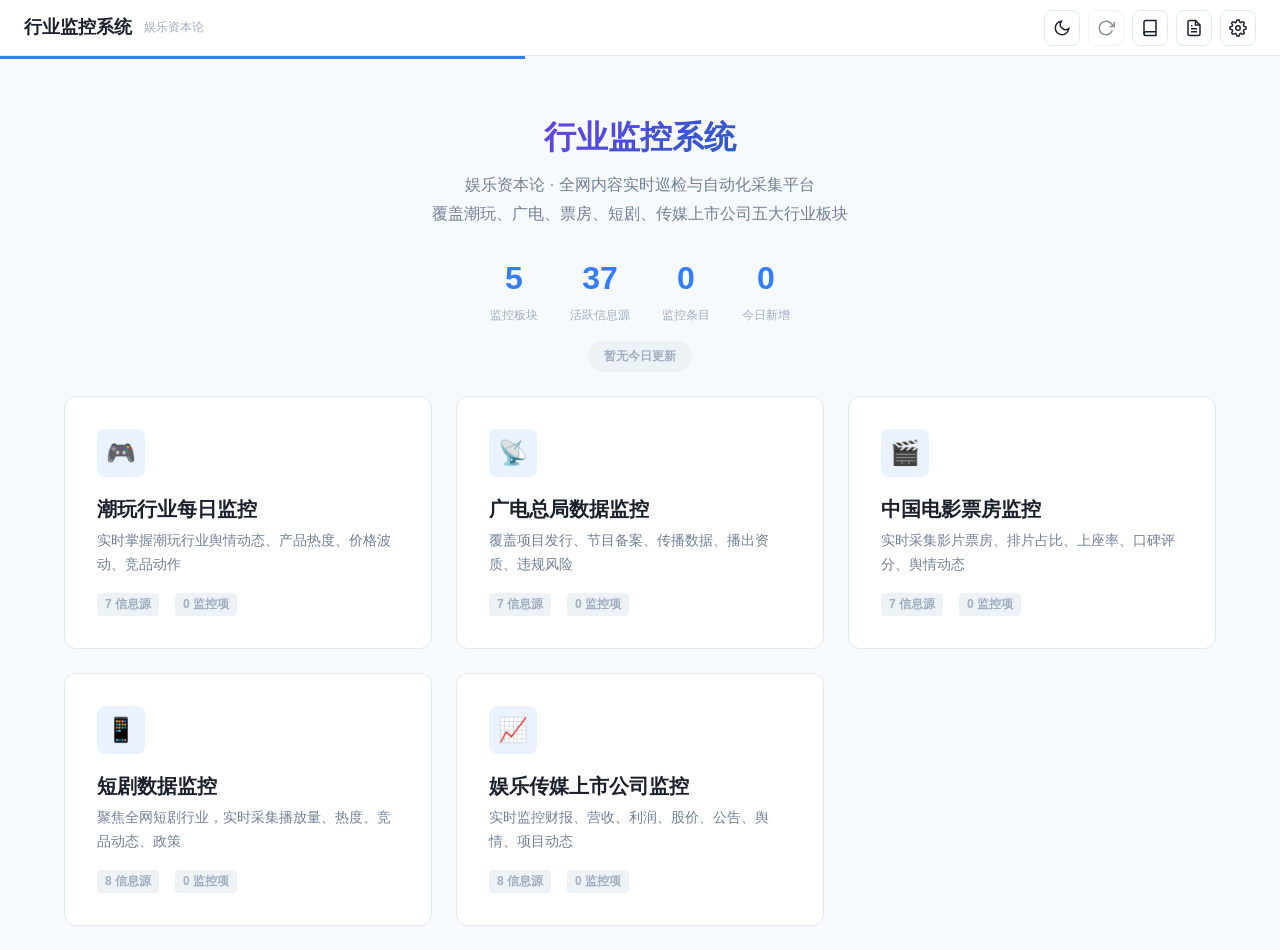
<file: index.html>
<!DOCTYPE html>
<html lang="zh-CN" data-theme="light">
<head>
<meta charset="UTF-8">
<meta name="viewport" content="width=device-width,initial-scale=1.0">
<title>行业监控系统 | 娱乐资本论</title>
<link rel="stylesheet" href="common.css">
<style>
.hero{text-align:center;padding:var(--space-xl) 0 var(--space-lg)}
.hero h1{font-size:var(--font-2xl);font-weight:900;margin-bottom:var(--space-sm);background:linear-gradient(135deg,#E91E8C,#7C3AED,#1565C0,#0D9488);-webkit-background-clip:text;-webkit-text-fill-color:transparent;background-clip:text}
.hero p{color:var(--text-secondary);font-size:var(--font-base);max-width:600px;margin:0 auto;line-height:1.8}
.hero-stats{display:flex;justify-content:center;gap:var(--space-xl);margin-top:var(--space-lg);flex-wrap:wrap}
.hero-stat{text-align:center}
.hero-stat .val{font-size:var(--font-2xl);font-weight:900;color:var(--accent)}
.hero-stat .label{font-size:var(--font-xs);color:var(--text-muted);margin-top:2px}
.update-notify{display:inline-flex;align-items:center;gap:6px;padding:6px 16px;border-radius:20px;font-size:var(--font-xs);font-weight:700;margin-top:var(--space-md);animation:pulse-badge 2s ease infinite}
.update-notify.has{background:var(--ok)20;color:var(--ok)}
.update-notify.none{background:var(--bg-secondary);color:var(--text-muted)}
</style>
</head>
<body>
<header class="hdr">
  <div class="hdr-left">
    <span class="hdr-brand">行业监控系统</span>
    <span class="hdr-sub">娱乐资本论</span>
  </div>
  <div class="hdr-right">
    <button class="ibtn" onclick="toggleTheme()" title="切换主题"><svg viewBox="0 0 24 24" fill="none" stroke="currentColor" stroke-width="2"><path d="M21 12.79A9 9 0 1 1 11.21 3a7 7 0 0 0 9.79 9.79z"/></svg></button>
    <button class="ibtn" onclick="refreshAll()" title="刷新全部" id="rfBtn"><svg viewBox="0 0 24 24" fill="none" stroke="currentColor" stroke-width="2"><polyline points="23 4 23 10 17 10"/><path d="M20.49 15a9 9 0 1 1-2.12-9.36L23 10"/></svg></button>
    <button class="ibtn" onclick="openDocViewer('readme')" title="使用说明"><svg viewBox="0 0 24 24" fill="none" stroke="currentColor" stroke-width="2"><path d="M4 19.5A2.5 2.5 0 0 1 6.5 17H20"/><path d="M6.5 2H20v20H6.5A2.5 2.5 0 0 1 4 19.5v-15A2.5 2.5 0 0 1 6.5 2z"/></svg></button>
    <button class="ibtn" onclick="openDocViewer('changelog')" title="变更日志"><svg viewBox="0 0 24 24" fill="none" stroke="currentColor" stroke-width="2"><path d="M14 2H6a2 2 0 0 0-2 2v16a2 2 0 0 0 2 2h12a2 2 0 0 0 2-2V8z"/><polyline points="14 2 14 8 20 8"/><line x1="16" y1="13" x2="8" y2="13"/><line x1="16" y1="17" x2="8" y2="17"/><polyline points="10 9 9 9 8 9"/></svg></button>
    <button class="ibtn" onclick="openGlobalSettings()" title="设置"><svg viewBox="0 0 24 24" fill="none" stroke="currentColor" stroke-width="2"><circle cx="12" cy="12" r="3"/><path d="M19.4 15a1.65 1.65 0 0 0 .33 1.82l.06.06a2 2 0 1 1-2.83 2.83l-.06-.06a1.65 1.65 0 0 0-1.82-.33 1.65 1.65 0 0 0-1 1.51V21a2 2 0 0 1-4 0v-.09A1.65 1.65 0 0 0 9 19.4a1.65 1.65 0 0 0-1.82.33l-.06.06a2 2 0 1 1-2.83-2.83l.06-.06A1.65 1.65 0 0 0 4.68 15a1.65 1.65 0 0 0-1.51-1H3a2 2 0 0 1 0-4h.09A1.65 1.65 0 0 0 4.6 9a1.65 1.65 0 0 0-.33-1.82l-.06-.06a2 2 0 1 1 2.83-2.83l.06.06A1.65 1.65 0 0 0 9 4.68a1.65 1.65 0 0 0 1-1.51V3a2 2 0 0 1 4 0v.09a1.65 1.65 0 0 0 1 1.51 1.65 1.65 0 0 0 1.82-.33l.06-.06a2 2 0 1 1 2.83 2.83l-.06.06A1.65 1.65 0 0 0 19.4 9a1.65 1.65 0 0 0 1.51 1H21a2 2 0 0 1 0 4h-.09a1.65 1.65 0 0 0-1.51 1z"/></svg></button>
  </div>
</header>
<div class="ld-bar" id="ldBar"></div>
<div class="tc" id="tc"></div>

<div class="ctn">
  <div class="hero">
    <h1>行业监控系统</h1>
    <p>娱乐资本论 · 全网内容实时巡检与自动化采集平台<br>覆盖潮玩、广电、票房、短剧、传媒上市公司五大行业板块</p>
    <div class="hero-stats" id="heroStats"></div>
    <div id="updateNotify"></div>
  </div>
  <div class="ptl-g" id="ptlGrid"></div>
</div>

<div class="mdl-o" id="sModal">
  <div class="mdl">
    <div class="mdl-h"><span class="mdl-t">系统设置</span><button class="mdl-x" onclick="document.getElementById('sModal').classList.remove('on')">&times;</button></div>
    <div class="mdl-b" id="sBody"></div>
  </div>
</div>

<script src="common.js"></script>
<script>
/* === PORTAL PAGE LOGIC === */
let sysData = {};
let autoRefreshDone = false;

function init() {
  initGlobalConfig();
  for (const id of Object.keys(SYS)) {
    sysData[id] = initSysData(id);
  }
  renderPortal();
  // Auto-refresh on first load
  if (!autoRefreshDone) {
    autoRefreshDone = true;
    setTimeout(() => refreshAll(), 1000);
  }
  if ('Notification' in window && Notification.permission === 'default') Notification.requestPermission();
}

function renderPortal() {
  const g = document.getElementById('ptlGrid');
  let totalSources = 0, totalItems = 0, totalToday = 0;
  g.innerHTML = Object.values(SYS).map(s => {
    const d = sysData[s.id];
    const en = d.sources.filter(x => x.enabled).length;
    const total = d.items.length;
    const today = new Date(); today.setHours(0,0,0,0);
    const todayN = d.items.filter(i => i.ts >= today.getTime()).length;
    const hasUpdate = todayN > 0;
    totalSources += en;
    totalItems += total;
    totalToday += todayN;
    return `<div class="ptl-c ${hasUpdate?'has-update':''}" onclick="location.href='${s.file}'" style="--accent:${s.accent}">
      <div class="ptl-i">${s.icon}</div>
      <div class="ptl-t">${s.name}</div>
      <div class="ptl-d">${s.desc}</div>
      <div style="margin-top:var(--space-md);display:flex;gap:var(--space-md)">
        <span class="ptl-badge ${hasUpdate?'has-update':''}">${en} 信息源</span>
        <span class="ptl-badge">${total} 监控项</span>
        ${todayN > 0 ? `<span class="ptl-badge" style="background:${s.accent};color:#fff">${todayN} 今日新增</span>` : ''}
      </div>
    </div>`;
  }).join('');
  // Hero stats
  document.getElementById('heroStats').innerHTML = `
    <div class="hero-stat"><div class="val">${Object.keys(SYS).length}</div><div class="label">监控板块</div></div>
    <div class="hero-stat"><div class="val">${totalSources}</div><div class="label">活跃信息源</div></div>
    <div class="hero-stat"><div class="val">${totalItems}</div><div class="label">监控条目</div></div>
    <div class="hero-stat"><div class="val">${totalToday}</div><div class="label">今日新增</div></div>`;
  // Update notification
  const notifyEl = document.getElementById('updateNotify');
  if (totalToday > 0) {
    notifyEl.innerHTML = `<span class="update-notify has">&#9679; 今日已更新 ${totalToday} 条内容</span>`;
  } else {
    notifyEl.innerHTML = `<span class="update-notify none">暂无今日更新</span>`;
  }
}

async function refreshAll() {
  const btn = document.getElementById('rfBtn');
  btn.style.opacity = '0.5';
  ldBar(5);
  let totalOk = 0, totalFail = 0;
  const ids = Object.keys(SYS);
  for (let si = 0; si < ids.length; si++) {
    const id = ids[si];
    const d = sysData[id];
    ldBar(5 + 90 * (si / ids.length));
    const enabled = d.sources.filter(s => s.enabled);
    let ok = 0, fail = 0;
    for (const src of enabled) {
      try {
        let items = [];
        if (src.type === 'rss') {
          try {
            const ctrl = new AbortController(); const tid = setTimeout(() => ctrl.abort(), 12000);
            const resp = await fetch(RSS2JSON + encodeURIComponent(src.url), {signal: ctrl.signal});
            clearTimeout(tid);
            if (resp.ok) { const data = await resp.json(); if (data.status === 'ok' && data.items?.length) items = parseRSS2JSON(data, src); }
          } catch(e) {}
          if (!items.length) { try { const xml = await fetchProxy(src.url); items = parseRSS(xml, src); } catch(e) {} }
          items.length ? ok++ : fail++;
        } else {
          try {
            const html = await fetchProxy(src.url);
            const oldSnap = d.snaps[src.id] || null;
            items = parsePage(html, src, oldSnap);
            d.snaps[src.id] = html; ls(sk(id, 'snap'), d.snaps);
            ok++;
          } catch(e) { fail++; }
        }
        // Relevance filter
        const allKw = [...d.keywords, ...d.alertKw];
        const filtered = items.filter(item => {
          if (item.type === 'page') return true;
          return kwMatch(item.title || '', allKw);
        });
        items = filtered;
        items.forEach(item => {
          if (kwMatch(item.title || '', allKw)) item.important = true;
        });
        // Dedup
        const existIds = new Set(d.items.map(i => i.url + '|' + i.title));
        const unique = items.filter(i => !existIds.has(i.url + '|' + i.title));
        d.items = [...unique, ...d.items].slice(0, d.cfg.maxItems);
        ls(sk(id, 'items'), d.items);
      } catch(e) { fail++; }
    }
    totalOk += ok; totalFail += fail;
  }
  ldBar(100);
  btn.style.opacity = '1';
  toast(`全部刷新完成 (成功 ${totalOk} / 失败 ${totalFail})`, totalOk > 0 ? 'ok' : 'err');
  renderPortal();
  // Notify for alerts
  if ('Notification' in window && Notification.permission === 'granted') {
    for (const id of Object.keys(SYS)) {
      const d = sysData[id];
      const today = new Date(); today.setHours(0,0,0,0);
      const alerts = d.items.filter(i => i.ts >= today.getTime() && i.important);
      if (alerts.length > 0) {
        try { new Notification(SYS[id].name, {body: `${alerts.length}条告警：${alerts[0].title.substring(0,50)}`}); } catch(e) {}
      }
    }
  }
}

function openGlobalSettings() {
  document.getElementById('sModal').classList.add('on');
  document.getElementById('sBody').innerHTML = renderSettingsBody(null, sysData);
}

function exportAllSystems() {
  const data = {version: V, systems: {}};
  for (const id of Object.keys(SYS)) {
    const d = sysData[id];
    data.systems[id] = {sources: d.sources, keywords: d.keywords, alertKw: d.alertKw, aiPrompt: d.aiPrompt, settings: d.cfg};
  }
  exportSettingsJSON(data, 'monitor_all_config.json');
}

function importAllSystems() {
  importJSON(data => {
    if (data.systems) {
      for (const [id, sd] of Object.entries(data.systems)) {
        const d = sysData[id]; if (!d) continue;
        if (sd.sources) { d.sources = sd.sources; ls(sk(id, 'src'), d.sources); }
        if (sd.keywords) { d.keywords = sd.keywords; ls(sk(id, 'kw'), d.keywords); }
        if (sd.alertKw) { d.alertKw = sd.alertKw; ls(sk(id, 'akw'), d.alertKw); }
        if (sd.aiPrompt) { d.aiPrompt = sd.aiPrompt; ls(sk(id, 'aiprompt'), d.aiPrompt); }
        if (sd.settings) { d.cfg = Object.assign(d.cfg, sd.settings); ls(sk(id, 'cfg'), d.cfg); }
      }
    }
    toast('设置已导入', 'ok');
    renderPortal();
  });
}

init();
</script>
</body>
</html>
</file>
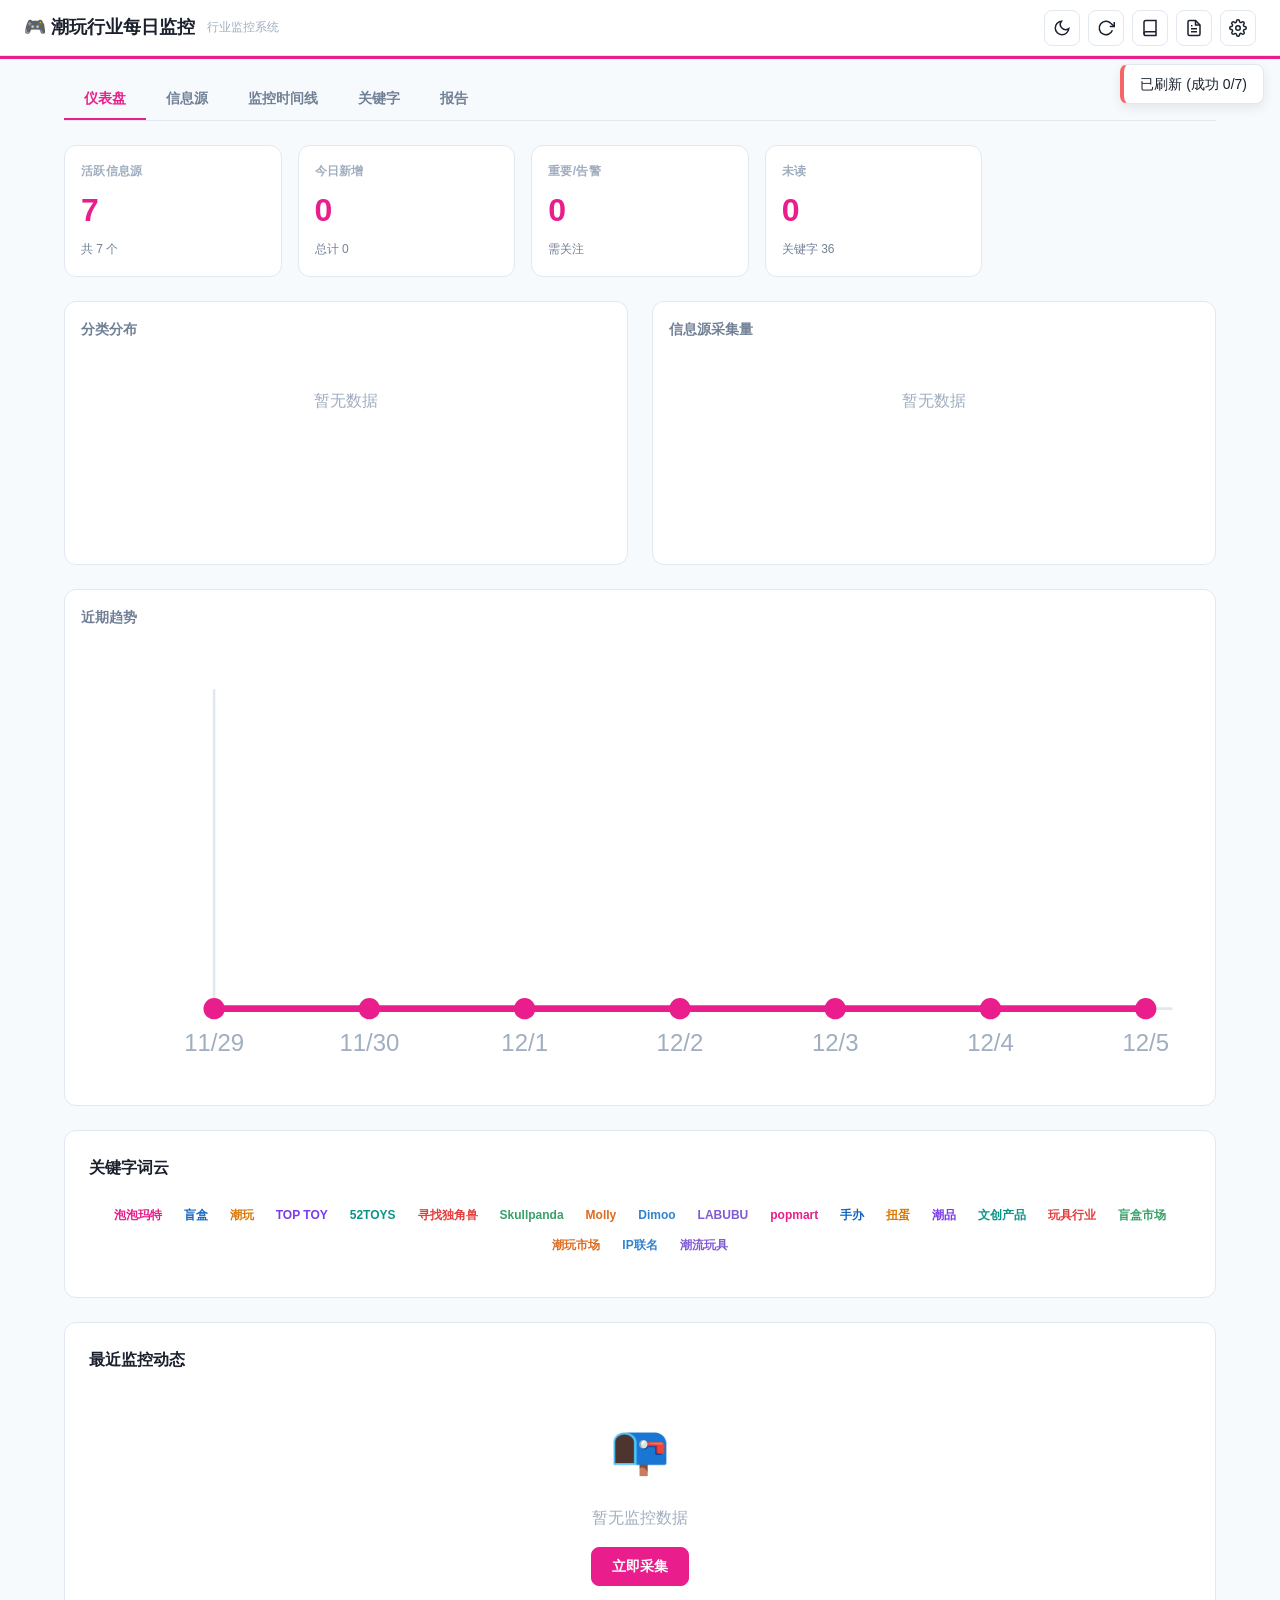
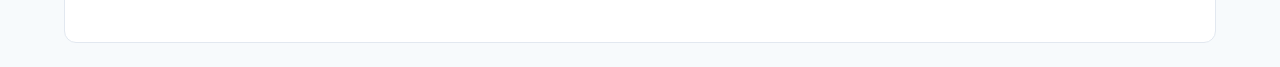
<file: chaowan.html>
<!DOCTYPE html>
<html lang="zh-CN" data-theme="light" data-sys="chaowan">
<head>
<meta charset="UTF-8">
<meta name="viewport" content="width=device-width,initial-scale=1.0">
<title>潮玩行业每日监控 | 娱乐资本论</title>
<link rel="stylesheet" href="common.css">
</head>
<body>
<header class="hdr" id="hdr">
  <div class="hdr-left">
    <span class="hdr-brand" onclick="location.href='index.html'">🎮 潮玩行业每日监控</span>
    <span class="hdr-sub">行业监控系统</span>
  </div>
  <div class="hdr-right">
    <button class="ibtn" onclick="toggleTheme()" title="切换主题"><svg viewBox="0 0 24 24" fill="none" stroke="currentColor" stroke-width="2"><path d="M21 12.79A9 9 0 1 1 11.21 3a7 7 0 0 0 9.79 9.79z"/></svg></button>
    <button class="ibtn" onclick="refreshData()" title="刷新数据" id="rfBtn"><svg viewBox="0 0 24 24" fill="none" stroke="currentColor" stroke-width="2"><polyline points="23 4 23 10 17 10"/><path d="M20.49 15a9 9 0 1 1-2.12-9.36L23 10"/></svg></button>
    <button class="ibtn" onclick="openDocViewer('readme')" title="使用说明"><svg viewBox="0 0 24 24" fill="none" stroke="currentColor" stroke-width="2"><path d="M4 19.5A2.5 2.5 0 0 1 6.5 17H20"/><path d="M6.5 2H20v20H6.5A2.5 2.5 0 0 1 4 19.5v-15A2.5 2.5 0 0 1 6.5 2z"/></svg></button>
    <button class="ibtn" onclick="openDocViewer('changelog')" title="变更日志"><svg viewBox="0 0 24 24" fill="none" stroke="currentColor" stroke-width="2"><path d="M14 2H6a2 2 0 0 0-2 2v16a2 2 0 0 0 2 2h12a2 2 0 0 0 2-2V8z"/><polyline points="14 2 14 8 20 8"/><line x1="16" y1="13" x2="8" y2="13"/><line x1="16" y1="17" x2="8" y2="17"/><polyline points="10 9 9 9 8 9"/></svg></button>
    <button class="ibtn" onclick="openSettings()" title="设置"><svg viewBox="0 0 24 24" fill="none" stroke="currentColor" stroke-width="2"><circle cx="12" cy="12" r="3"/><path d="M19.4 15a1.65 1.65 0 0 0 .33 1.82l.06.06a2 2 0 1 1-2.83 2.83l-.06-.06a1.65 1.65 0 0 0-1.82-.33 1.65 1.65 0 0 0-1 1.51V21a2 2 0 0 1-4 0v-.09A1.65 1.65 0 0 0 9 19.4a1.65 1.65 0 0 0-1.82.33l-.06.06a2 2 0 1 1-2.83-2.83l.06-.06A1.65 1.65 0 0 0 4.68 15a1.65 1.65 0 0 0-1.51-1H3a2 2 0 0 1 0-4h.09A1.65 1.65 0 0 0 4.6 9a1.65 1.65 0 0 0-.33-1.82l-.06-.06a2 2 0 1 1 2.83-2.83l.06.06A1.65 1.65 0 0 0 9 4.68a1.65 1.65 0 0 0 1-1.51V3a2 2 0 0 1 4 0v.09a1.65 1.65 0 0 0 1 1.51 1.65 1.65 0 0 0 1.82-.33l.06-.06a2 2 0 1 1 2.83 2.83l-.06.06A1.65 1.65 0 0 0 19.4 9a1.65 1.65 0 0 0 1.51 1H21a2 2 0 0 1 0 4h-.09a1.65 1.65 0 0 0-1.51 1z"/></svg></button>
  </div>
</header>
<div class="ld-bar" id="ldBar"></div>
<div class="tc" id="tc"></div>

<div class="ctn">
  <div class="tabs" id="sysTabs" style="margin-bottom:var(--space-lg)">
    <button class="tab on" data-tab="dashboard" onclick="swTab(this)">仪表盘</button>
    <button class="tab" data-tab="sources" onclick="swTab(this)">信息源</button>
    <button class="tab" data-tab="timeline" onclick="swTab(this)">监控时间线</button>
    <button class="tab" data-tab="keywords" onclick="swTab(this)">关键字</button>
    <button class="tab" data-tab="reports" onclick="swTab(this)">报告</button>
  </div>
  <div class="tp on" id="pDash">
    <div class="ds-g" id="dsStats"></div>
    <div class="ds-charts" id="dsCharts">
      <div class="ds-chart-card"><div class="ds-chart-title">分类分布</div><div class="ds-chart-wrap" id="dsPie"></div></div>
      <div class="ds-chart-card"><div class="ds-chart-title">信息源采集量</div><div class="ds-chart-wrap" id="dsBar"></div></div>
      <div class="ds-chart-card" style="grid-column:1/-1"><div class="ds-chart-title">近期趋势</div><div class="ds-chart-wrap" id="dsLine"></div></div>
    </div>
    <div class="card" style="margin-bottom:var(--space-lg)"><div class="card-t">关键字词云</div><div class="wc-wrap" id="dsWordCloud"></div></div>
    <div class="card"><div class="card-t">最近监控动态</div><div id="dsRecent"></div></div>
  </div>
  <div class="tp" id="pSrc" style="display:none">
    <div class="card" style="margin-bottom:var(--space-lg)"><div class="card-t">添加信息源</div>
      <div class="fr">
        <div class="fg" style="flex:1"><label class="fl">名称</label><input class="inp" id="sN" placeholder="如：泡泡玛特官网"></div>
        <div class="fg" style="flex:2"><label class="fl">URL</label><input class="inp" id="sU" placeholder="RSS地址或网页URL"></div>
        <div class="fg" style="width:120px"><label class="fl">类型</label><select class="inp" id="sT"><option value="rss">RSS</option><option value="page">页面轮询</option></select></div>
        <div class="fg" style="width:120px"><label class="fl">分类</label><input class="inp" id="sC" placeholder="默认"></div>
        <button class="btn btn-p" onclick="addSrc()" style="margin-bottom:0;align-self:flex-end;height:38px">添加</button>
      </div>
    </div>
    <div class="card"><div style="display:flex;justify-content:space-between;align-items:center;margin-bottom:var(--space-sm)"><div class="card-t" style="margin:0">已配置信息源</div><div style="display:flex;gap:var(--space-sm)"><button class="btn btn-sm btn-o" onclick="impSrc()">导入</button><button class="btn btn-sm btn-o" onclick="expSrc()">导出</button></div></div><div id="srcList"></div></div>
  </div>
  <div class="tp" id="pTl" style="display:none">
    <div style="display:flex;justify-content:space-between;align-items:center;margin-bottom:var(--space-md)">
      <div style="display:flex;gap:var(--space-sm);align-items:center"><input class="inp" id="tlS" placeholder="搜索标题..." style="width:250px" oninput="rTl()"><select class="inp" id="tlF" style="width:120px" onchange="rTl()"><option value="">全部</option></select></div>
      <button class="btn btn-sm btn-p" onclick="refreshData()">立即刷新</button>
    </div>
    <div class="tl" id="tlList"></div>
  </div>
  <div class="tp" id="pKw" style="display:none">
    <div class="card" style="margin-bottom:var(--space-lg)"><div class="card-t">关键字管理</div><p class="fh" style="margin-bottom:var(--space-md)">关键字用于过滤、高亮和告警。</p><div class="fr"><input class="inp" id="kwI" placeholder="输入关键字后回车" style="flex:1" onkeydown="if(event.key==='Enter')addKw()"><button class="btn btn-p" onclick="addKw()">添加</button></div><div id="kwL" style="margin-top:var(--space-md);display:flex;flex-wrap:wrap;gap:var(--space-sm)"></div></div>
    <div class="card"><div class="card-t">告警关键字</div><div class="fr"><input class="inp" id="akI" placeholder="输入告警关键字" style="flex:1" onkeydown="if(event.key==='Enter')addAKw()"><button class="btn btn-d btn-sm" onclick="addAKw()">添加告警词</button></div><div id="akL" style="margin-top:var(--space-md);display:flex;flex-wrap:wrap;gap:var(--space-sm)"></div></div>
  </div>
  <div class="tp" id="pRp" style="display:none">
    <div class="card" style="margin-bottom:var(--space-lg)"><div style="display:flex;justify-content:space-between;align-items:center;margin-bottom:var(--space-md)"><div class="card-t" style="margin:0">生成报告</div><div style="display:flex;gap:var(--space-sm)"><button class="btn btn-p" onclick="genRpt('daily')">生成日报</button><button class="btn btn-o" onclick="genRpt('weekly')">生成周报</button></div></div>
      <div class="fr" style="margin-bottom:var(--space-md)"><div class="fg" style="flex:1"><label class="fl">报告日期</label><input class="inp" type="date" id="rpD"></div><div class="fg" style="flex:1"><label class="fl">使用AI总结</label><label class="tog"><input type="checkbox" id="rpAI" checked><span class="tog-t"><span class="tog-k"></span></span><span>AI摘要</span></label></div></div>
      <div class="fg"><label class="fl">AI摘要提示词（可自定义）</label><textarea class="inp" id="rpPrompt" rows="3" placeholder="留空使用默认"></textarea></div>
    </div>
    <div class="card"><div class="card-t">报告预览</div><div class="rp" id="rpV">尚未生成报告。</div>
      <div style="margin-top:var(--space-md);display:flex;gap:var(--space-sm)">
        <button class="btn btn-sm btn-o" onclick="cpRpt()">复制文本</button>
        <button class="btn btn-sm btn-o" onclick="dlRpt()">下载TXT</button>
        <button class="btn btn-sm btn-p" onclick="genPDF('daily')">生成PDF报告</button>
        <button class="btn btn-sm btn-o" onclick="exportCSV(sysData[currentSysId].items,'monitor_'+currentSysId+'_items.csv')">导出CSV</button>
      </div>
    </div>
  </div>
</div>

<div class="mdl-o" id="sModal">
  <div class="mdl"><div class="mdl-h"><span class="mdl-t">系统设置</span><button class="mdl-x" onclick="document.getElementById('sModal').classList.remove('on')">&times;</button></div><div class="mdl-b" id="sBody"></div></div>
</div>

<script src="common.js"></script>
<script>
const currentSysId = 'chaowan';
let sysData = {};
let rTimer = null;

function init() {
  initGlobalConfig();
  for (const id of Object.keys(SYS)) sysData[id] = initSysData(id);
  enterSys(currentSysId);
  if ('Notification' in window && Notification.permission === 'default') Notification.requestPermission();
}

function enterSys(id) {
  const d = sysData[id];
  d.items = lg(sk(id,'items'), d.items);
  d.sources = lg(sk(id,'src'), d.sources);
  d.keywords = lg(sk(id,'kw'), d.keywords);
  d.alertKw = lg(sk(id,'akw'), d.alertKw);
  d.aiPrompt = lg(sk(id,'aiprompt'), d.aiPrompt);
  d.cfg = Object.assign({interval:30,auto:true,notif:true,maxItems:500}, lg(sk(id,'cfg'), {}));
  rDash(); rSrc(); rTl(); rKw(); rRp(); rCharts();
  clearInterval(rTimer);
  if (d.cfg.auto) rTimer = setInterval(() => refreshData(), d.cfg.interval * 60000);
  setTimeout(() => refreshData(), 800);
}

function swTab(btn) {
  const t = btn.dataset.tab;
  document.querySelectorAll('#sysTabs .tab').forEach(x => x.classList.remove('on'));
  btn.classList.add('on');
  const map = {dashboard:'pDash',sources:'pSrc',timeline:'pTl',keywords:'pKw',reports:'pRp'};
  Object.values(map).forEach(id => document.getElementById(id).style.display = 'none');
  document.getElementById(map[t]).style.display = 'block';
  if (t === 'dashboard') rCharts();
}

async function refreshData() {
  if (!currentSysId) return;
  const d = sysData[currentSysId];
  if (d.loading) return;
  d.loading = true; ldBar(10);
  const btn = document.getElementById('rfBtn'); btn.style.opacity = '0.5';
  const enabled = d.sources.filter(s => s.enabled);
  let newItems = [], ok = 0, fail = 0;
  for (let i = 0; i < enabled.length; i++) {
    const src = enabled[i]; ldBar(10 + 80 * (i / enabled.length));
    try {
      let items = [];
      if (src.type === 'rss') {
        try { const ctrl = new AbortController(); const tid = setTimeout(() => ctrl.abort(), 12000); const resp = await fetch(RSS2JSON + encodeURIComponent(src.url), {signal:ctrl.signal}); clearTimeout(tid); if (resp.ok) { const data = await resp.json(); if (data.status === 'ok' && data.items?.length) items = parseRSS2JSON(data, src); } } catch(e) {}
        if (!items.length) { try { const xml = await fetchProxy(src.url); items = parseRSS(xml, src); } catch(e) {} }
        items.length ? ok++ : fail++;
      } else {
        try { const html = await fetchProxy(src.url); const oldSnap = d.snaps[src.id] || null; items = parsePage(html, src, oldSnap); d.snaps[src.id] = html; ls(sk(currentSysId,'snap'), d.snaps); ok++; } catch(e) { fail++; }
      }
      newItems.push(...items);
    } catch(e) { fail++; }
  }
  ldBar(95);
  const seen = new Set();
  const deduped = newItems.filter(i => { const key = i.url + '|' + i.title; if (seen.has(key)) return false; seen.add(key); return true; });
  const existIds = new Set(d.items.map(i => i.url + '|' + i.title));
  let unique = deduped.filter(i => !existIds.has(i.url + '|' + i.title));
  // Relevance filter with scoring
  const allKw = [...d.keywords, ...d.alertKw];
  const relevanceFiltered = unique.filter(item => {
    if (item.type === 'page') return true;
    return kwMatch(item.title || '', allKw);
  });
  unique = relevanceFiltered;
  unique.forEach(item => { if (kwMatch(item.title||'', allKw)) item.important = true; });
  d.items = [...unique, ...d.items].slice(0, d.cfg.maxItems);
  ls(sk(currentSysId,'items'), d.items);
  if (d.cfg.notif && unique.length > 0) {
    const alerts = unique.filter(i => { const txt = (i.title||'').toLowerCase(); return d.alertKw.some(k => txt.includes(k.toLowerCase())); });
    if (alerts.length > 0 && 'Notification' in window && Notification.permission === 'granted') {
      try { new Notification(SYS[currentSysId].name + ' - 告警', {body: `${alerts.length}条告警：${alerts[0].title.substring(0,50)}`}); } catch(e) {}
    }
  }
  d.loading = false; btn.style.opacity = '1'; ldBar(100);
  toast(unique.length > 0 ? `新增 ${unique.length} 条 (成功 ${ok}/${enabled.length})` : `已刷新 (成功 ${ok}/${enabled.length})`, ok > 0 ? 'ok' : 'err');
  rDash(); rTl(); rCharts();
}

function rDash() {
  const d = sysData[currentSysId];
  const en = d.sources.filter(s=>s.enabled).length;
  const total = d.items.length;
  const imp = d.items.filter(i=>i.important).length;
  const today = new Date(); today.setHours(0,0,0,0);
  const todayN = d.items.filter(i => i.ts >= today.getTime()).length;
  const unread = d.items.filter(i => !i.read).length;
  document.getElementById('dsStats').innerHTML = `
    <div class="ds-c"><div class="ds-l">活跃信息源</div><div class="ds-v">${en}</div><div class="ds-s">共 ${d.sources.length} 个</div></div>
    <div class="ds-c"><div class="ds-l">今日新增</div><div class="ds-v">${todayN}</div><div class="ds-s">总计 ${total}</div></div>
    <div class="ds-c"><div class="ds-l">重要/告警</div><div class="ds-v">${imp}</div><div class="ds-s">需关注</div></div>
    <div class="ds-c"><div class="ds-l">未读</div><div class="ds-v">${unread}</div><div class="ds-s">关键字 ${d.keywords.length}</div></div>`;
  const recent = d.items.slice(0, 10);
  if (!recent.length) {
    document.getElementById('dsRecent').innerHTML = '<div class="emp"><div class="emp-i">📭</div><div class="emp-t">暂无监控数据</div><button class="btn btn-p" onclick="refreshData()">立即采集</button></div>';
  } else {
    document.getElementById('dsRecent').innerHTML = recent.map(i => `
      <div style="padding:var(--space-sm) 0;border-bottom:1px solid var(--border);display:flex;gap:var(--space-sm);align-items:baseline;flex-wrap:wrap">
        <span style="font-family:var(--font-mono);font-size:var(--font-xs);color:var(--text-muted);flex-shrink:0">${fmtTime(i.ts)}</span>
        <span class="bdg ${i.important?'bdg-a':'bdg-m'}" style="flex-shrink:0">${esc(i.source)}</span>
        <a href="${esc(i.url)}" target="_blank" style="font-size:var(--font-sm);color:var(--text)">${hlKw(esc(i.title),[...d.keywords,...d.alertKw])}</a>
      </div>`).join('');
  }
  const kwCounts = {};
  d.keywords.forEach(kw => { kwCounts[kw] = d.items.filter(i => kwMatch(i.title||'',[kw])).length; });
  const sortedKw = Object.entries(kwCounts).sort((a,b) => b[1]-a[1]).slice(0,20);
  renderWordCloud(document.getElementById('dsWordCloud'), sortedKw.map(e=>e[0]), sortedKw.map(e=>e[1]));
}

function rCharts() {
  const d = sysData[currentSysId];
  const cats={};d.items.forEach(i=>{cats[i.cat||'默认']=(cats[i.cat||'默认']||0)+1});
  renderPieChart(document.getElementById('dsPie'),cats);
  const srcCount={};d.items.forEach(i=>{srcCount[i.source]=(srcCount[i.source]||0)+1});
  renderBarChart(document.getElementById('dsBar'),srcCount);
  renderLineChart(document.getElementById('dsLine'),get7DayData(d.items));
}

function rSrc() {
  const d=sysData[currentSysId];
  if (!d.sources.length){document.getElementById('srcList').innerHTML='<div class="emp"><div class="emp-i">📡</div><div class="emp-t">暂无信息源</div></div>';return}
  document.getElementById('srcList').innerHTML = d.sources.map(s=>`<div class="si">
    <label class="tog" style="flex-shrink:0"><input type="checkbox" ${s.enabled?'checked':''} onchange="togSrc('${s.id}',this.checked)"><span class="tog-t"><span class="tog-k"></span></span></label>
    <span class="si-n" title="${esc(s.name)}">${esc(s.name)}</span><span class="si-t">${s.type.toUpperCase()}</span>
    <span class="si-u" title="${esc(s.url)}">${esc(s.url)}</span><span class="bdg bdg-m">${esc(s.category||'默认')}</span>
    <button class="btn btn-sm btn-g" onclick="rmSrc('${s.id}')" style="color:var(--err)">删除</button></div>`).join('');
  const cats=[...new Set(d.sources.map(s=>s.category||'默认'))];const sel=document.getElementById('tlF');const cv=sel.value;
  sel.innerHTML='<option value="">全部</option>'+cats.map(c=>`<option value="${esc(c)}">${esc(c)}</option>`).join('');sel.value=cv;
}

function addSrc(){const n=document.getElementById('sN').value.trim(),u=document.getElementById('sU').value.trim(),t=document.getElementById('sT').value,c=document.getElementById('sC').value.trim()||'默认';if(!n||!u){toast('请填写名称和URL','err');return}if(isBlocked(u)){toast('该源被合规过滤屏蔽','err');return}const d=sysData[currentSysId];d.sources.push({id:currentSysId+'_s_'+Date.now(),name:n,url:u,type:t,category:c,enabled:true});ls(sk(currentSysId,'src'),d.sources);document.getElementById('sN').value='';document.getElementById('sU').value='';document.getElementById('sC').value='';rSrc();toast('信息源已添加','ok')}
function rmSrc(id){const d=sysData[currentSysId];d.sources=d.sources.filter(s=>s.id!==id);ls(sk(currentSysId,'src'),d.sources);rSrc();toast('信息源已删除')}
function togSrc(id,en){const d=sysData[currentSysId];const s=d.sources.find(s=>s.id===id);if(s)s.enabled=en;ls(sk(currentSysId,'src'),d.sources);rDash()}
function impSrc(){importJSON(data=>{const arr=Array.isArray(data)?data:(data.sources||[]);const d=sysData[currentSysId];arr.forEach(s=>{if(s.url&&s.name&&!isBlocked(s.url))d.sources.push({...s,id:s.id||currentSysId+'_s_'+Date.now()+'_'+Math.random().toString(36).slice(2,6),enabled:s.enabled!==false,type:s.type||'rss',category:s.category||'导入'})});ls(sk(currentSysId,'src'),d.sources);rSrc();toast('导入成功','ok')})}
function expSrc(){exportSettingsJSON(sysData[currentSysId].sources,`monitor_${currentSysId}_sources.json`)}

function rTl(){const d=sysData[currentSysId];const search=(document.getElementById('tlS')?.value||'').toLowerCase();const filter=document.getElementById('tlF')?.value||'';let items=d.items;if(search)items=items.filter(i=>(i.title||'').toLowerCase().includes(search)||(i.source||'').toLowerCase().includes(search));if(filter)items=items.filter(i=>(i.cat||'')===filter);if(!items.length){document.getElementById('tlList').innerHTML='<div class="emp"><div class="emp-i">📭</div><div class="emp-t">暂无监控数据</div><button class="btn btn-p" onclick="refreshData()">立即采集</button></div>';return}document.getElementById('tlList').innerHTML=items.slice(0,100).map(i=>`<div class="tl-i ${i.important?'imp':''}"><div><span class="tl-tm">${fmtTime(i.ts)}</span><span class="tl-src">${esc(i.source)}</span><span class="tl-tag">${esc(i.cat||'默认')}</span></div><div class="tl-tt"><a href="${esc(i.url)}" target="_blank">${hlKw(esc(i.title),[...d.keywords,...d.alertKw])}</a></div><div class="tl-url">${esc(i.url)}</div><div class="tl-act"><button class="btn btn-sm btn-g" onclick="mkRead('${esc(i.id)}')">${i.read?'已读':'标为已读'}</button><button class="btn btn-sm btn-g" onclick="aiSumItem('${esc(i.id)}')">AI摘要</button><button class="btn btn-sm btn-g" onclick="rmItem('${esc(i.id)}')">删除</button></div></div>`).join('')}
function mkRead(id){const d=sysData[currentSysId];const i=d.items.find(x=>x.id===id);if(i){i.read=true;ls(sk(currentSysId,'items'),d.items);rTl()}}
function rmItem(id){const d=sysData[currentSysId];d.items=d.items.filter(x=>x.id!==id);ls(sk(currentSysId,'items'),d.items);rTl();rDash()}
async function aiSumItem(id){const d=sysData[currentSysId];const item=d.items.find(x=>x.id===id);if(!item)return;const aiCfg=lg('mon_ai',{});if(!aiCfg.key){toast('请先在设置中配置AI API Key','err');return}toast('正在生成AI摘要...','');try{const prompt=(aiCfg.summarizePrompt||'请用中文简要概括以下新闻的核心内容，不超过100字：\n')+item.title+'\n'+item.url;const result=await callAI(prompt);const el=document.createElement('div');el.className='mdl-o on';el.innerHTML=`<div class="mdl"><div class="mdl-h"><span class="mdl-t">AI摘要</span><button class="mdl-x" onclick="this.closest('.mdl-o').remove()">&times;</button></div><div class="mdl-b"><p style="font-size:var(--font-sm);line-height:1.8">${esc(result)}</p></div></div>`;document.body.appendChild(el);el.addEventListener('click',e=>{if(e.target===el)el.remove()})}catch(e){toast('AI摘要失败: '+e.message,'err')}}

function rKw(){const d=sysData[currentSysId];document.getElementById('kwL').innerHTML=d.keywords.map((kw,i)=>`<span class="bdg bdg-l" style="cursor:pointer" onclick="rmKw(${i})">${esc(kw)} &times;</span>`).join('');document.getElementById('akL').innerHTML=d.alertKw.map((kw,i)=>`<span class="bdg bdg-a" style="cursor:pointer" onclick="rmAKw(${i})">${esc(kw)} &times;</span>`).join('');document.getElementById('rpPrompt').value=d.aiPrompt||''}
function addKw(){const inp=document.getElementById('kwI');const kw=inp.value.trim();if(!kw)return;const d=sysData[currentSysId];if(!d.keywords.includes(kw)){d.keywords.push(kw);ls(sk(currentSysId,'kw'),d.keywords)}inp.value='';rKw()}
function rmKw(i){const d=sysData[currentSysId];d.keywords.splice(i,1);ls(sk(currentSysId,'kw'),d.keywords);rKw()}
function addAKw(){const inp=document.getElementById('akI');const kw=inp.value.trim();if(!kw)return;const d=sysData[currentSysId];if(!d.alertKw.includes(kw)){d.alertKw.push(kw);ls(sk(currentSysId,'akw'),d.alertKw)}inp.value='';rKw()}
function rmAKw(i){const d=sysData[currentSysId];d.alertKw.splice(i,1);ls(sk(currentSysId,'akw'),d.alertKw);rKw()}

function rRp(){document.getElementById('rpD').value=new Date().toISOString().split('T')[0]}
async function genRpt(type){const d=sysData[currentSysId],sys=SYS[currentSysId];const date=document.getElementById('rpD').value;const useAI=document.getElementById('rpAI').checked;const customPrompt=document.getElementById('rpPrompt').value.trim();d.aiPrompt=customPrompt;ls(sk(currentSysId,'aiprompt'),d.aiPrompt);const start=new Date(date);const end=new Date(date);if(type==='weekly')start.setDate(start.getDate()-7);const items=d.items.filter(i=>i.ts>=start.getTime()&&i.ts<=end.getTime()+86400000);let rpt='';const label=type==='daily'?date:`${start.toISOString().split('T')[0]} ~ ${date}`;rpt+=`${sys.name} - ${type==='daily'?'日报':'周报'}\n报告日期：${label}\n生成时间：${new Date().toLocaleString('zh-CN')}\n${'='.repeat(40)}\n\n`;if(!items.length){rpt+='本期无监控数据。\n'}else{rpt+=`本期共采集 ${items.length} 条，其中重要/告警 ${items.filter(i=>i.important).length} 条。\n\n`;const groups={};items.forEach(i=>{const c=i.cat||'默认';if(!groups[c])groups[c]=[];groups[c].push(i)});for(const[cat,ci]of Object.entries(groups)){rpt+=`【${cat}】(${ci.length}条)\n`;ci.slice(0,30).forEach(i=>{rpt+=`  ${i.important?'[!]':' · '} [${new Date(i.ts).toLocaleString('zh-CN')}] ${i.source}: ${i.title}\n    ${i.url}\n`});if(ci.length>30)rpt+=`  ...及其他 ${ci.length-30} 条\n`;rpt+='\n'}if(useAI&&items.length>0){rpt+=`${'='.repeat(40)}\nAI 摘要\n${'─'.repeat(30)}\n`;try{const txt=items.slice(0,30).map(i=>`[${i.source}] ${i.title}`).join('\n');let prompt=customPrompt||sys.defaultAIPrompt||'你是{sys}的数据分析师。请根据监控数据生成{type}摘要。简明扼要，中文。\n';prompt=prompt.replace(/\{sys\}/g,sys.name).replace(/\{type\}/g,type==='daily'?'日报':'周报');prompt+='\n\n'+txt;rpt+=await callAI(prompt)+'\n'}catch(e){rpt+=`AI摘要失败：${e.message}\n`}}}document.getElementById('rpV').textContent=rpt;toast('报告已生成','ok')}
function cpRpt(){navigator.clipboard.writeText(document.getElementById('rpV').textContent).then(()=>toast('已复制','ok')).catch(()=>toast('复制失败','err'))}
function dlRpt(){const a=document.createElement('a');a.href=URL.createObjectURL(new Blob([document.getElementById('rpV').textContent],{type:'text/plain;charset=utf-8'}));a.download=`monitor_${currentSysId}_${document.getElementById('rpD').value||'report'}.txt`;a.click();toast('已下载','ok')}
function genPDF(type){generatePDFReport(currentSysId, sysData[currentSysId], type)}

function openSettings(){document.getElementById('sModal').classList.add('on');document.getElementById('sBody').innerHTML=renderSettingsBody(currentSysId,sysData)}
function updCfg(k,v){const d=sysData[currentSysId];d.cfg[k]=v;ls(sk(currentSysId,'cfg'),d.cfg);if(k==='auto'||k==='interval'){clearInterval(rTimer);if(d.cfg.auto)rTimer=setInterval(()=>refreshData(),d.cfg.interval*60000)}}
function expAllSettings(){exportSettingsJSON({version:V,system:currentSysId,sources:sysData[currentSysId].sources,keywords:sysData[currentSysId].keywords,alertKw:sysData[currentSysId].alertKw,aiPrompt:sysData[currentSysId].aiPrompt,settings:sysData[currentSysId].cfg},`monitor_${currentSysId}_config.json`)}
function impAllSettings(){importJSON(data=>{const d=sysData[currentSysId];if(data.sources){d.sources=data.sources;ls(sk(currentSysId,'src'),d.sources)}if(data.keywords){d.keywords=data.keywords;ls(sk(currentSysId,'kw'),d.keywords)}if(data.alertKw){d.alertKw=data.alertKw;ls(sk(currentSysId,'akw'),d.alertKw)}if(data.aiPrompt){d.aiPrompt=data.aiPrompt;ls(sk(currentSysId,'aiprompt'),d.aiPrompt)}if(data.settings){d.cfg=Object.assign(d.cfg,data.settings);ls(sk(currentSysId,'cfg'),d.cfg)}toast('设置已导入','ok');rSrc();rKw();rDash()})}
function clrData(){const d=sysData[currentSysId];d.items=[];d.snaps={};ls(sk(currentSysId,'items'),[]);ls(sk(currentSysId,'snap'),{});rDash();rTl();toast('数据已清空')}

init();
</script>
</body>
</html>
</file>
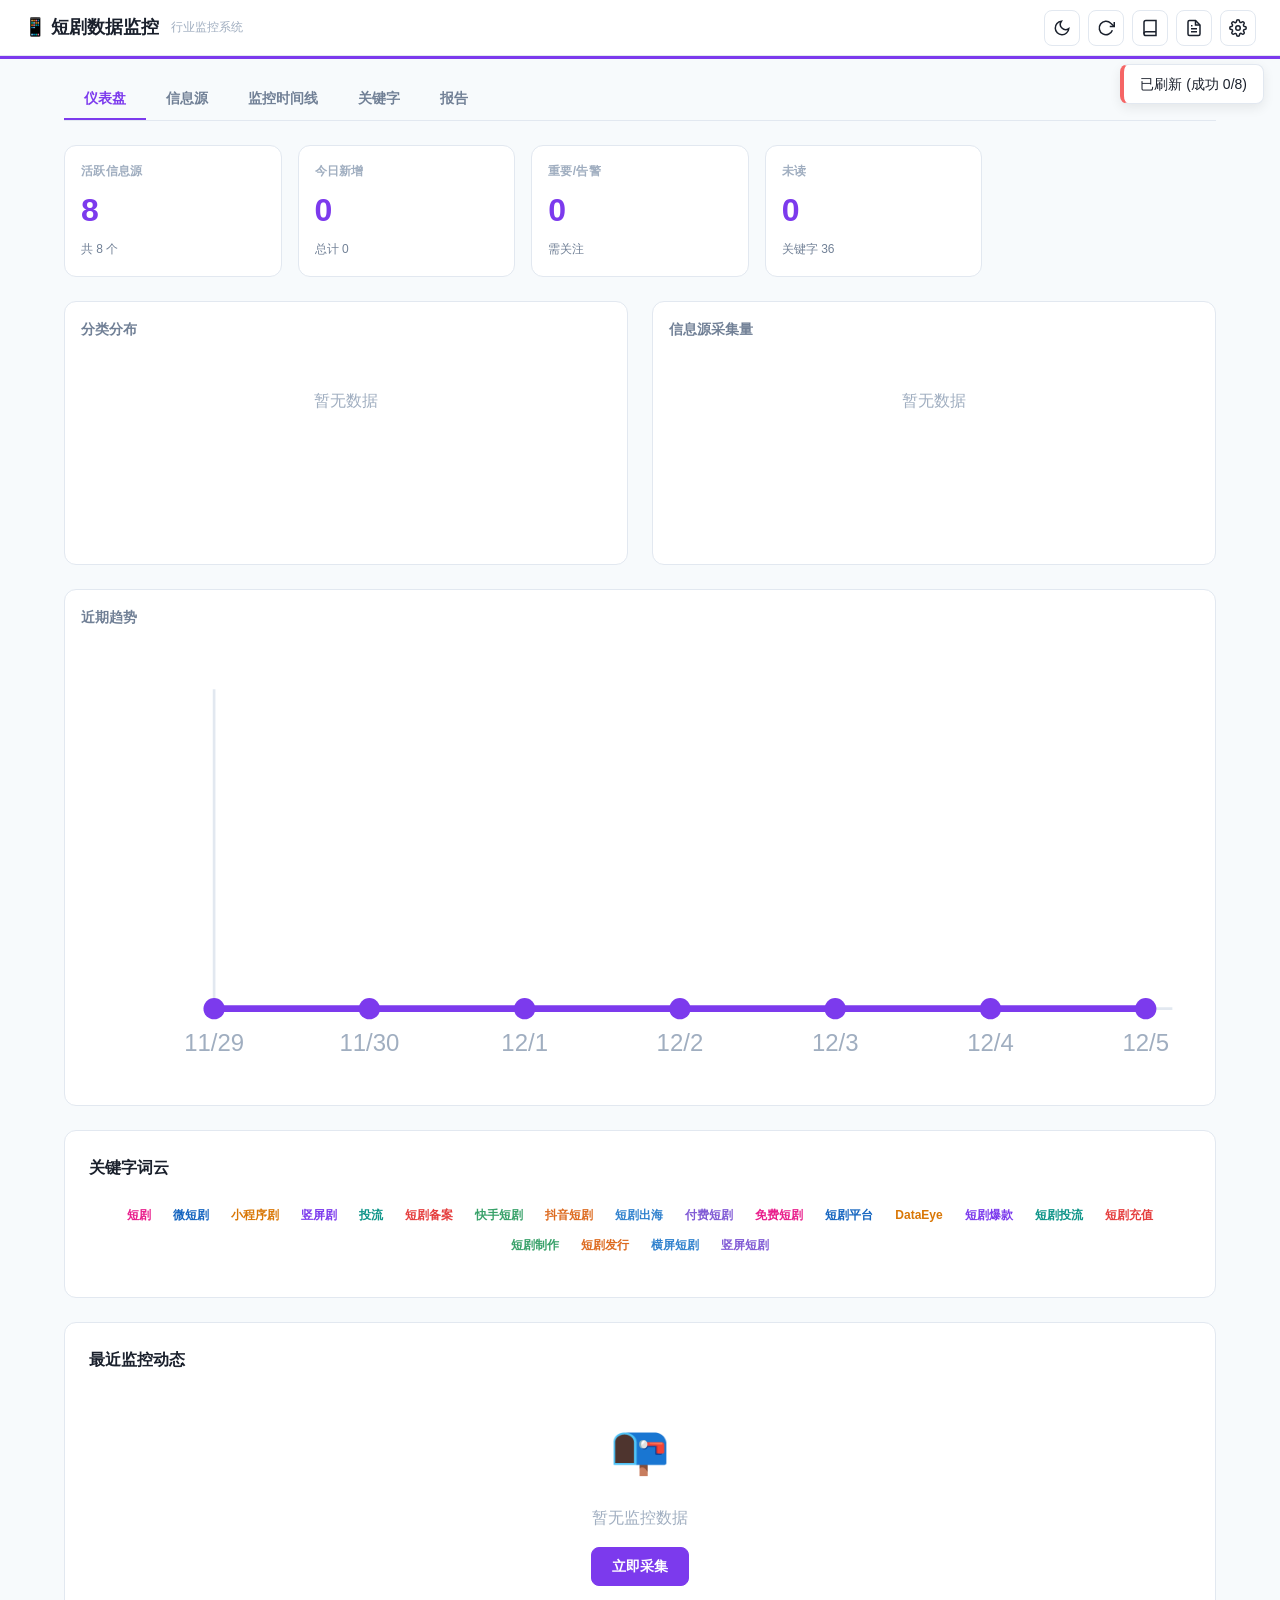
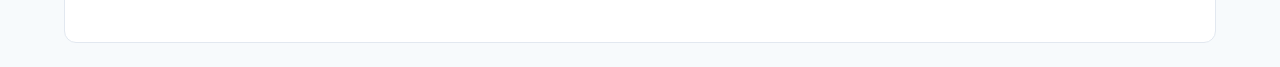
<file: duanju.html>
<!DOCTYPE html>
<html lang="zh-CN" data-theme="light" data-sys="duanju">
<head>
<meta charset="UTF-8">
<meta name="viewport" content="width=device-width,initial-scale=1.0">
<title>短剧数据监控 | 娱乐资本论</title>
<link rel="stylesheet" href="common.css">
</head>
<body>
<header class="hdr" id="hdr">
  <div class="hdr-left">
    <span class="hdr-brand" onclick="location.href='index.html'">📱 短剧数据监控</span>
    <span class="hdr-sub">行业监控系统</span>
  </div>
  <div class="hdr-right">
    <button class="ibtn" onclick="toggleTheme()" title="切换主题"><svg viewBox="0 0 24 24" fill="none" stroke="currentColor" stroke-width="2"><path d="M21 12.79A9 9 0 1 1 11.21 3a7 7 0 0 0 9.79 9.79z"/></svg></button>
    <button class="ibtn" onclick="refreshData()" title="刷新数据" id="rfBtn"><svg viewBox="0 0 24 24" fill="none" stroke="currentColor" stroke-width="2"><polyline points="23 4 23 10 17 10"/><path d="M20.49 15a9 9 0 1 1-2.12-9.36L23 10"/></svg></button>
    <button class="ibtn" onclick="openDocViewer('readme')" title="使用说明"><svg viewBox="0 0 24 24" fill="none" stroke="currentColor" stroke-width="2"><path d="M4 19.5A2.5 2.5 0 0 1 6.5 17H20"/><path d="M6.5 2H20v20H6.5A2.5 2.5 0 0 1 4 19.5v-15A2.5 2.5 0 0 1 6.5 2z"/></svg></button>
    <button class="ibtn" onclick="openDocViewer('changelog')" title="变更日志"><svg viewBox="0 0 24 24" fill="none" stroke="currentColor" stroke-width="2"><path d="M14 2H6a2 2 0 0 0-2 2v16a2 2 0 0 0 2 2h12a2 2 0 0 0 2-2V8z"/><polyline points="14 2 14 8 20 8"/><line x1="16" y1="13" x2="8" y2="13"/><line x1="16" y1="17" x2="8" y2="17"/><polyline points="10 9 9 9 8 9"/></svg></button>
    <button class="ibtn" onclick="openSettings()" title="设置"><svg viewBox="0 0 24 24" fill="none" stroke="currentColor" stroke-width="2"><circle cx="12" cy="12" r="3"/><path d="M19.4 15a1.65 1.65 0 0 0 .33 1.82l.06.06a2 2 0 1 1-2.83 2.83l-.06-.06a1.65 1.65 0 0 0-1.82-.33 1.65 1.65 0 0 0-1 1.51V21a2 2 0 0 1-4 0v-.09A1.65 1.65 0 0 0 9 19.4a1.65 1.65 0 0 0-1.82.33l-.06.06a2 2 0 1 1-2.83-2.83l.06-.06A1.65 1.65 0 0 0 4.68 15a1.65 1.65 0 0 0-1.51-1H3a2 2 0 0 1 0-4h.09A1.65 1.65 0 0 0 4.6 9a1.65 1.65 0 0 0-.33-1.82l-.06-.06a2 2 0 1 1 2.83-2.83l.06.06A1.65 1.65 0 0 0 9 4.68a1.65 1.65 0 0 0 1-1.51V3a2 2 0 0 1 4 0v.09a1.65 1.65 0 0 0 1 1.51 1.65 1.65 0 0 0 1.82-.33l.06-.06a2 2 0 1 1 2.83 2.83l-.06.06A1.65 1.65 0 0 0 19.4 9a1.65 1.65 0 0 0 1.51 1H21a2 2 0 0 1 0 4h-.09a1.65 1.65 0 0 0-1.51 1z"/></svg></button>
  </div>
</header>
<div class="ld-bar" id="ldBar"></div>
<div class="tc" id="tc"></div>

<div class="ctn">
  <div class="tabs" id="sysTabs" style="margin-bottom:var(--space-lg)">
    <button class="tab on" data-tab="dashboard" onclick="swTab(this)">仪表盘</button>
    <button class="tab" data-tab="sources" onclick="swTab(this)">信息源</button>
    <button class="tab" data-tab="timeline" onclick="swTab(this)">监控时间线</button>
    <button class="tab" data-tab="keywords" onclick="swTab(this)">关键字</button>
    <button class="tab" data-tab="reports" onclick="swTab(this)">报告</button>
  </div>
  <div class="tp on" id="pDash">
    <div class="ds-g" id="dsStats"></div>
    <div class="ds-charts" id="dsCharts">
      <div class="ds-chart-card"><div class="ds-chart-title">分类分布</div><div class="ds-chart-wrap" id="dsPie"></div></div>
      <div class="ds-chart-card"><div class="ds-chart-title">信息源采集量</div><div class="ds-chart-wrap" id="dsBar"></div></div>
      <div class="ds-chart-card" style="grid-column:1/-1"><div class="ds-chart-title">近期趋势</div><div class="ds-chart-wrap" id="dsLine"></div></div>
    </div>
    <div class="card" style="margin-bottom:var(--space-lg)"><div class="card-t">关键字词云</div><div class="wc-wrap" id="dsWordCloud"></div></div>
    <div class="card"><div class="card-t">最近监控动态</div><div id="dsRecent"></div></div>
  </div>
  <div class="tp" id="pSrc" style="display:none">
    <div class="card" style="margin-bottom:var(--space-lg)"><div class="card-t">添加信息源</div>
      <div class="fr">
        <div class="fg" style="flex:1"><label class="fl">名称</label><input class="inp" id="sN" placeholder="如：泡泡玛特官网"></div>
        <div class="fg" style="flex:2"><label class="fl">URL</label><input class="inp" id="sU" placeholder="RSS地址或网页URL"></div>
        <div class="fg" style="width:120px"><label class="fl">类型</label><select class="inp" id="sT"><option value="rss">RSS</option><option value="page">页面轮询</option></select></div>
        <div class="fg" style="width:120px"><label class="fl">分类</label><input class="inp" id="sC" placeholder="默认"></div>
        <button class="btn btn-p" onclick="addSrc()" style="margin-bottom:0;align-self:flex-end;height:38px">添加</button>
      </div>
    </div>
    <div class="card"><div style="display:flex;justify-content:space-between;align-items:center;margin-bottom:var(--space-sm)"><div class="card-t" style="margin:0">已配置信息源</div><div style="display:flex;gap:var(--space-sm)"><button class="btn btn-sm btn-o" onclick="impSrc()">导入</button><button class="btn btn-sm btn-o" onclick="expSrc()">导出</button></div></div><div id="srcList"></div></div>
  </div>
  <div class="tp" id="pTl" style="display:none">
    <div style="display:flex;justify-content:space-between;align-items:center;margin-bottom:var(--space-md)">
      <div style="display:flex;gap:var(--space-sm);align-items:center"><input class="inp" id="tlS" placeholder="搜索标题..." style="width:250px" oninput="rTl()"><select class="inp" id="tlF" style="width:120px" onchange="rTl()"><option value="">全部</option></select></div>
      <button class="btn btn-sm btn-p" onclick="refreshData()">立即刷新</button>
    </div>
    <div class="tl" id="tlList"></div>
  </div>
  <div class="tp" id="pKw" style="display:none">
    <div class="card" style="margin-bottom:var(--space-lg)"><div class="card-t">关键字管理</div><p class="fh" style="margin-bottom:var(--space-md)">关键字用于过滤、高亮和告警。</p><div class="fr"><input class="inp" id="kwI" placeholder="输入关键字后回车" style="flex:1" onkeydown="if(event.key==='Enter')addKw()"><button class="btn btn-p" onclick="addKw()">添加</button></div><div id="kwL" style="margin-top:var(--space-md);display:flex;flex-wrap:wrap;gap:var(--space-sm)"></div></div>
    <div class="card"><div class="card-t">告警关键字</div><div class="fr"><input class="inp" id="akI" placeholder="输入告警关键字" style="flex:1" onkeydown="if(event.key==='Enter')addAKw()"><button class="btn btn-d btn-sm" onclick="addAKw()">添加告警词</button></div><div id="akL" style="margin-top:var(--space-md);display:flex;flex-wrap:wrap;gap:var(--space-sm)"></div></div>
  </div>
  <div class="tp" id="pRp" style="display:none">
    <div class="card" style="margin-bottom:var(--space-lg)"><div style="display:flex;justify-content:space-between;align-items:center;margin-bottom:var(--space-md)"><div class="card-t" style="margin:0">生成报告</div><div style="display:flex;gap:var(--space-sm)"><button class="btn btn-p" onclick="genRpt('daily')">生成日报</button><button class="btn btn-o" onclick="genRpt('weekly')">生成周报</button></div></div>
      <div class="fr" style="margin-bottom:var(--space-md)"><div class="fg" style="flex:1"><label class="fl">报告日期</label><input class="inp" type="date" id="rpD"></div><div class="fg" style="flex:1"><label class="fl">使用AI总结</label><label class="tog"><input type="checkbox" id="rpAI" checked><span class="tog-t"><span class="tog-k"></span></span><span>AI摘要</span></label></div></div>
      <div class="fg"><label class="fl">AI摘要提示词（可自定义）</label><textarea class="inp" id="rpPrompt" rows="3" placeholder="留空使用默认"></textarea></div>
    </div>
    <div class="card"><div class="card-t">报告预览</div><div class="rp" id="rpV">尚未生成报告。</div>
      <div style="margin-top:var(--space-md);display:flex;gap:var(--space-sm)">
        <button class="btn btn-sm btn-o" onclick="cpRpt()">复制文本</button>
        <button class="btn btn-sm btn-o" onclick="dlRpt()">下载TXT</button>
        <button class="btn btn-sm btn-p" onclick="genPDF('daily')">生成PDF报告</button>
        <button class="btn btn-sm btn-o" onclick="exportCSV(sysData[currentSysId].items,'monitor_'+currentSysId+'_items.csv')">导出CSV</button>
      </div>
    </div>
  </div>
</div>

<div class="mdl-o" id="sModal">
  <div class="mdl"><div class="mdl-h"><span class="mdl-t">系统设置</span><button class="mdl-x" onclick="document.getElementById('sModal').classList.remove('on')">&times;</button></div><div class="mdl-b" id="sBody"></div></div>
</div>

<script src="common.js"></script>
<script>
const currentSysId = 'duanju';
let sysData = {};
let rTimer = null;

function init() {
  initGlobalConfig();
  for (const id of Object.keys(SYS)) sysData[id] = initSysData(id);
  enterSys(currentSysId);
  if ('Notification' in window && Notification.permission === 'default') Notification.requestPermission();
}

function enterSys(id) {
  const d = sysData[id];
  d.items = lg(sk(id,'items'), d.items);
  d.sources = lg(sk(id,'src'), d.sources);
  d.keywords = lg(sk(id,'kw'), d.keywords);
  d.alertKw = lg(sk(id,'akw'), d.alertKw);
  d.aiPrompt = lg(sk(id,'aiprompt'), d.aiPrompt);
  d.cfg = Object.assign({interval:30,auto:true,notif:true,maxItems:500}, lg(sk(id,'cfg'), {}));
  rDash(); rSrc(); rTl(); rKw(); rRp(); rCharts();
  clearInterval(rTimer);
  if (d.cfg.auto) rTimer = setInterval(() => refreshData(), d.cfg.interval * 60000);
  setTimeout(() => refreshData(), 800);
}

function swTab(btn) {
  const t = btn.dataset.tab;
  document.querySelectorAll('#sysTabs .tab').forEach(x => x.classList.remove('on'));
  btn.classList.add('on');
  const map = {dashboard:'pDash',sources:'pSrc',timeline:'pTl',keywords:'pKw',reports:'pRp'};
  Object.values(map).forEach(id => document.getElementById(id).style.display = 'none');
  document.getElementById(map[t]).style.display = 'block';
  if (t === 'dashboard') rCharts();
}

async function refreshData() {
  if (!currentSysId) return;
  const d = sysData[currentSysId];
  if (d.loading) return;
  d.loading = true; ldBar(10);
  const btn = document.getElementById('rfBtn'); btn.style.opacity = '0.5';
  const enabled = d.sources.filter(s => s.enabled);
  let newItems = [], ok = 0, fail = 0;
  for (let i = 0; i < enabled.length; i++) {
    const src = enabled[i]; ldBar(10 + 80 * (i / enabled.length));
    try {
      let items = [];
      if (src.type === 'rss') {
        try { const ctrl = new AbortController(); const tid = setTimeout(() => ctrl.abort(), 12000); const resp = await fetch(RSS2JSON + encodeURIComponent(src.url), {signal:ctrl.signal}); clearTimeout(tid); if (resp.ok) { const data = await resp.json(); if (data.status === 'ok' && data.items?.length) items = parseRSS2JSON(data, src); } } catch(e) {}
        if (!items.length) { try { const xml = await fetchProxy(src.url); items = parseRSS(xml, src); } catch(e) {} }
        items.length ? ok++ : fail++;
      } else {
        try { const html = await fetchProxy(src.url); const oldSnap = d.snaps[src.id] || null; items = parsePage(html, src, oldSnap); d.snaps[src.id] = html; ls(sk(currentSysId,'snap'), d.snaps); ok++; } catch(e) { fail++; }
      }
      newItems.push(...items);
    } catch(e) { fail++; }
  }
  ldBar(95);
  const seen = new Set();
  const deduped = newItems.filter(i => { const key = i.url + '|' + i.title; if (seen.has(key)) return false; seen.add(key); return true; });
  const existIds = new Set(d.items.map(i => i.url + '|' + i.title));
  let unique = deduped.filter(i => !existIds.has(i.url + '|' + i.title));
  // Relevance filter with scoring
  const allKw = [...d.keywords, ...d.alertKw];
  const relevanceFiltered = unique.filter(item => {
    if (item.type === 'page') return true;
    return kwMatch(item.title || '', allKw);
  });
  unique = relevanceFiltered;
  unique.forEach(item => { if (kwMatch(item.title||'', allKw)) item.important = true; });
  d.items = [...unique, ...d.items].slice(0, d.cfg.maxItems);
  ls(sk(currentSysId,'items'), d.items);
  if (d.cfg.notif && unique.length > 0) {
    const alerts = unique.filter(i => { const txt = (i.title||'').toLowerCase(); return d.alertKw.some(k => txt.includes(k.toLowerCase())); });
    if (alerts.length > 0 && 'Notification' in window && Notification.permission === 'granted') {
      try { new Notification(SYS[currentSysId].name + ' - 告警', {body: `${alerts.length}条告警：${alerts[0].title.substring(0,50)}`}); } catch(e) {}
    }
  }
  d.loading = false; btn.style.opacity = '1'; ldBar(100);
  toast(unique.length > 0 ? `新增 ${unique.length} 条 (成功 ${ok}/${enabled.length})` : `已刷新 (成功 ${ok}/${enabled.length})`, ok > 0 ? 'ok' : 'err');
  rDash(); rTl(); rCharts();
}

function rDash() {
  const d = sysData[currentSysId];
  const en = d.sources.filter(s=>s.enabled).length;
  const total = d.items.length;
  const imp = d.items.filter(i=>i.important).length;
  const today = new Date(); today.setHours(0,0,0,0);
  const todayN = d.items.filter(i => i.ts >= today.getTime()).length;
  const unread = d.items.filter(i => !i.read).length;
  document.getElementById('dsStats').innerHTML = `
    <div class="ds-c"><div class="ds-l">活跃信息源</div><div class="ds-v">${en}</div><div class="ds-s">共 ${d.sources.length} 个</div></div>
    <div class="ds-c"><div class="ds-l">今日新增</div><div class="ds-v">${todayN}</div><div class="ds-s">总计 ${total}</div></div>
    <div class="ds-c"><div class="ds-l">重要/告警</div><div class="ds-v">${imp}</div><div class="ds-s">需关注</div></div>
    <div class="ds-c"><div class="ds-l">未读</div><div class="ds-v">${unread}</div><div class="ds-s">关键字 ${d.keywords.length}</div></div>`;
  const recent = d.items.slice(0, 10);
  if (!recent.length) {
    document.getElementById('dsRecent').innerHTML = '<div class="emp"><div class="emp-i">📭</div><div class="emp-t">暂无监控数据</div><button class="btn btn-p" onclick="refreshData()">立即采集</button></div>';
  } else {
    document.getElementById('dsRecent').innerHTML = recent.map(i => `
      <div style="padding:var(--space-sm) 0;border-bottom:1px solid var(--border);display:flex;gap:var(--space-sm);align-items:baseline;flex-wrap:wrap">
        <span style="font-family:var(--font-mono);font-size:var(--font-xs);color:var(--text-muted);flex-shrink:0">${fmtTime(i.ts)}</span>
        <span class="bdg ${i.important?'bdg-a':'bdg-m'}" style="flex-shrink:0">${esc(i.source)}</span>
        <a href="${esc(i.url)}" target="_blank" style="font-size:var(--font-sm);color:var(--text)">${hlKw(esc(i.title),[...d.keywords,...d.alertKw])}</a>
      </div>`).join('');
  }
  const kwCounts = {};
  d.keywords.forEach(kw => { kwCounts[kw] = d.items.filter(i => kwMatch(i.title||'',[kw])).length; });
  const sortedKw = Object.entries(kwCounts).sort((a,b) => b[1]-a[1]).slice(0,20);
  renderWordCloud(document.getElementById('dsWordCloud'), sortedKw.map(e=>e[0]), sortedKw.map(e=>e[1]));
}

function rCharts() {
  const d = sysData[currentSysId];
  const cats={};d.items.forEach(i=>{cats[i.cat||'默认']=(cats[i.cat||'默认']||0)+1});
  renderPieChart(document.getElementById('dsPie'),cats);
  const srcCount={};d.items.forEach(i=>{srcCount[i.source]=(srcCount[i.source]||0)+1});
  renderBarChart(document.getElementById('dsBar'),srcCount);
  renderLineChart(document.getElementById('dsLine'),get7DayData(d.items));
}

function rSrc() {
  const d=sysData[currentSysId];
  if (!d.sources.length){document.getElementById('srcList').innerHTML='<div class="emp"><div class="emp-i">📡</div><div class="emp-t">暂无信息源</div></div>';return}
  document.getElementById('srcList').innerHTML = d.sources.map(s=>`<div class="si">
    <label class="tog" style="flex-shrink:0"><input type="checkbox" ${s.enabled?'checked':''} onchange="togSrc('${s.id}',this.checked)"><span class="tog-t"><span class="tog-k"></span></span></label>
    <span class="si-n" title="${esc(s.name)}">${esc(s.name)}</span><span class="si-t">${s.type.toUpperCase()}</span>
    <span class="si-u" title="${esc(s.url)}">${esc(s.url)}</span><span class="bdg bdg-m">${esc(s.category||'默认')}</span>
    <button class="btn btn-sm btn-g" onclick="rmSrc('${s.id}')" style="color:var(--err)">删除</button></div>`).join('');
  const cats=[...new Set(d.sources.map(s=>s.category||'默认'))];const sel=document.getElementById('tlF');const cv=sel.value;
  sel.innerHTML='<option value="">全部</option>'+cats.map(c=>`<option value="${esc(c)}">${esc(c)}</option>`).join('');sel.value=cv;
}

function addSrc(){const n=document.getElementById('sN').value.trim(),u=document.getElementById('sU').value.trim(),t=document.getElementById('sT').value,c=document.getElementById('sC').value.trim()||'默认';if(!n||!u){toast('请填写名称和URL','err');return}if(isBlocked(u)){toast('该源被合规过滤屏蔽','err');return}const d=sysData[currentSysId];d.sources.push({id:currentSysId+'_s_'+Date.now(),name:n,url:u,type:t,category:c,enabled:true});ls(sk(currentSysId,'src'),d.sources);document.getElementById('sN').value='';document.getElementById('sU').value='';document.getElementById('sC').value='';rSrc();toast('信息源已添加','ok')}
function rmSrc(id){const d=sysData[currentSysId];d.sources=d.sources.filter(s=>s.id!==id);ls(sk(currentSysId,'src'),d.sources);rSrc();toast('信息源已删除')}
function togSrc(id,en){const d=sysData[currentSysId];const s=d.sources.find(s=>s.id===id);if(s)s.enabled=en;ls(sk(currentSysId,'src'),d.sources);rDash()}
function impSrc(){importJSON(data=>{const arr=Array.isArray(data)?data:(data.sources||[]);const d=sysData[currentSysId];arr.forEach(s=>{if(s.url&&s.name&&!isBlocked(s.url))d.sources.push({...s,id:s.id||currentSysId+'_s_'+Date.now()+'_'+Math.random().toString(36).slice(2,6),enabled:s.enabled!==false,type:s.type||'rss',category:s.category||'导入'})});ls(sk(currentSysId,'src'),d.sources);rSrc();toast('导入成功','ok')})}
function expSrc(){exportSettingsJSON(sysData[currentSysId].sources,`monitor_${currentSysId}_sources.json`)}

function rTl(){const d=sysData[currentSysId];const search=(document.getElementById('tlS')?.value||'').toLowerCase();const filter=document.getElementById('tlF')?.value||'';let items=d.items;if(search)items=items.filter(i=>(i.title||'').toLowerCase().includes(search)||(i.source||'').toLowerCase().includes(search));if(filter)items=items.filter(i=>(i.cat||'')===filter);if(!items.length){document.getElementById('tlList').innerHTML='<div class="emp"><div class="emp-i">📭</div><div class="emp-t">暂无监控数据</div><button class="btn btn-p" onclick="refreshData()">立即采集</button></div>';return}document.getElementById('tlList').innerHTML=items.slice(0,100).map(i=>`<div class="tl-i ${i.important?'imp':''}"><div><span class="tl-tm">${fmtTime(i.ts)}</span><span class="tl-src">${esc(i.source)}</span><span class="tl-tag">${esc(i.cat||'默认')}</span></div><div class="tl-tt"><a href="${esc(i.url)}" target="_blank">${hlKw(esc(i.title),[...d.keywords,...d.alertKw])}</a></div><div class="tl-url">${esc(i.url)}</div><div class="tl-act"><button class="btn btn-sm btn-g" onclick="mkRead('${esc(i.id)}')">${i.read?'已读':'标为已读'}</button><button class="btn btn-sm btn-g" onclick="aiSumItem('${esc(i.id)}')">AI摘要</button><button class="btn btn-sm btn-g" onclick="rmItem('${esc(i.id)}')">删除</button></div></div>`).join('')}
function mkRead(id){const d=sysData[currentSysId];const i=d.items.find(x=>x.id===id);if(i){i.read=true;ls(sk(currentSysId,'items'),d.items);rTl()}}
function rmItem(id){const d=sysData[currentSysId];d.items=d.items.filter(x=>x.id!==id);ls(sk(currentSysId,'items'),d.items);rTl();rDash()}
async function aiSumItem(id){const d=sysData[currentSysId];const item=d.items.find(x=>x.id===id);if(!item)return;const aiCfg=lg('mon_ai',{});if(!aiCfg.key){toast('请先在设置中配置AI API Key','err');return}toast('正在生成AI摘要...','');try{const prompt=(aiCfg.summarizePrompt||'请用中文简要概括以下新闻的核心内容，不超过100字：\n')+item.title+'\n'+item.url;const result=await callAI(prompt);const el=document.createElement('div');el.className='mdl-o on';el.innerHTML=`<div class="mdl"><div class="mdl-h"><span class="mdl-t">AI摘要</span><button class="mdl-x" onclick="this.closest('.mdl-o').remove()">&times;</button></div><div class="mdl-b"><p style="font-size:var(--font-sm);line-height:1.8">${esc(result)}</p></div></div>`;document.body.appendChild(el);el.addEventListener('click',e=>{if(e.target===el)el.remove()})}catch(e){toast('AI摘要失败: '+e.message,'err')}}

function rKw(){const d=sysData[currentSysId];document.getElementById('kwL').innerHTML=d.keywords.map((kw,i)=>`<span class="bdg bdg-l" style="cursor:pointer" onclick="rmKw(${i})">${esc(kw)} &times;</span>`).join('');document.getElementById('akL').innerHTML=d.alertKw.map((kw,i)=>`<span class="bdg bdg-a" style="cursor:pointer" onclick="rmAKw(${i})">${esc(kw)} &times;</span>`).join('');document.getElementById('rpPrompt').value=d.aiPrompt||''}
function addKw(){const inp=document.getElementById('kwI');const kw=inp.value.trim();if(!kw)return;const d=sysData[currentSysId];if(!d.keywords.includes(kw)){d.keywords.push(kw);ls(sk(currentSysId,'kw'),d.keywords)}inp.value='';rKw()}
function rmKw(i){const d=sysData[currentSysId];d.keywords.splice(i,1);ls(sk(currentSysId,'kw'),d.keywords);rKw()}
function addAKw(){const inp=document.getElementById('akI');const kw=inp.value.trim();if(!kw)return;const d=sysData[currentSysId];if(!d.alertKw.includes(kw)){d.alertKw.push(kw);ls(sk(currentSysId,'akw'),d.alertKw)}inp.value='';rKw()}
function rmAKw(i){const d=sysData[currentSysId];d.alertKw.splice(i,1);ls(sk(currentSysId,'akw'),d.alertKw);rKw()}

function rRp(){document.getElementById('rpD').value=new Date().toISOString().split('T')[0]}
async function genRpt(type){const d=sysData[currentSysId],sys=SYS[currentSysId];const date=document.getElementById('rpD').value;const useAI=document.getElementById('rpAI').checked;const customPrompt=document.getElementById('rpPrompt').value.trim();d.aiPrompt=customPrompt;ls(sk(currentSysId,'aiprompt'),d.aiPrompt);const start=new Date(date);const end=new Date(date);if(type==='weekly')start.setDate(start.getDate()-7);const items=d.items.filter(i=>i.ts>=start.getTime()&&i.ts<=end.getTime()+86400000);let rpt='';const label=type==='daily'?date:`${start.toISOString().split('T')[0]} ~ ${date}`;rpt+=`${sys.name} - ${type==='daily'?'日报':'周报'}\n报告日期：${label}\n生成时间：${new Date().toLocaleString('zh-CN')}\n${'='.repeat(40)}\n\n`;if(!items.length){rpt+='本期无监控数据。\n'}else{rpt+=`本期共采集 ${items.length} 条，其中重要/告警 ${items.filter(i=>i.important).length} 条。\n\n`;const groups={};items.forEach(i=>{const c=i.cat||'默认';if(!groups[c])groups[c]=[];groups[c].push(i)});for(const[cat,ci]of Object.entries(groups)){rpt+=`【${cat}】(${ci.length}条)\n`;ci.slice(0,30).forEach(i=>{rpt+=`  ${i.important?'[!]':' · '} [${new Date(i.ts).toLocaleString('zh-CN')}] ${i.source}: ${i.title}\n    ${i.url}\n`});if(ci.length>30)rpt+=`  ...及其他 ${ci.length-30} 条\n`;rpt+='\n'}if(useAI&&items.length>0){rpt+=`${'='.repeat(40)}\nAI 摘要\n${'─'.repeat(30)}\n`;try{const txt=items.slice(0,30).map(i=>`[${i.source}] ${i.title}`).join('\n');let prompt=customPrompt||sys.defaultAIPrompt||'你是{sys}的数据分析师。请根据监控数据生成{type}摘要。简明扼要，中文。\n';prompt=prompt.replace(/\{sys\}/g,sys.name).replace(/\{type\}/g,type==='daily'?'日报':'周报');prompt+='\n\n'+txt;rpt+=await callAI(prompt)+'\n'}catch(e){rpt+=`AI摘要失败：${e.message}\n`}}}document.getElementById('rpV').textContent=rpt;toast('报告已生成','ok')}
function cpRpt(){navigator.clipboard.writeText(document.getElementById('rpV').textContent).then(()=>toast('已复制','ok')).catch(()=>toast('复制失败','err'))}
function dlRpt(){const a=document.createElement('a');a.href=URL.createObjectURL(new Blob([document.getElementById('rpV').textContent],{type:'text/plain;charset=utf-8'}));a.download=`monitor_${currentSysId}_${document.getElementById('rpD').value||'report'}.txt`;a.click();toast('已下载','ok')}
function genPDF(type){generatePDFReport(currentSysId, sysData[currentSysId], type)}

function openSettings(){document.getElementById('sModal').classList.add('on');document.getElementById('sBody').innerHTML=renderSettingsBody(currentSysId,sysData)}
function updCfg(k,v){const d=sysData[currentSysId];d.cfg[k]=v;ls(sk(currentSysId,'cfg'),d.cfg);if(k==='auto'||k==='interval'){clearInterval(rTimer);if(d.cfg.auto)rTimer=setInterval(()=>refreshData(),d.cfg.interval*60000)}}
function expAllSettings(){exportSettingsJSON({version:V,system:currentSysId,sources:sysData[currentSysId].sources,keywords:sysData[currentSysId].keywords,alertKw:sysData[currentSysId].alertKw,aiPrompt:sysData[currentSysId].aiPrompt,settings:sysData[currentSysId].cfg},`monitor_${currentSysId}_config.json`)}
function impAllSettings(){importJSON(data=>{const d=sysData[currentSysId];if(data.sources){d.sources=data.sources;ls(sk(currentSysId,'src'),d.sources)}if(data.keywords){d.keywords=data.keywords;ls(sk(currentSysId,'kw'),d.keywords)}if(data.alertKw){d.alertKw=data.alertKw;ls(sk(currentSysId,'akw'),d.alertKw)}if(data.aiPrompt){d.aiPrompt=data.aiPrompt;ls(sk(currentSysId,'aiprompt'),d.aiPrompt)}if(data.settings){d.cfg=Object.assign(d.cfg,data.settings);ls(sk(currentSysId,'cfg'),d.cfg)}toast('设置已导入','ok');rSrc();rKw();rDash()})}
function clrData(){const d=sysData[currentSysId];d.items=[];d.snaps={};ls(sk(currentSysId,'items'),[]);ls(sk(currentSysId,'snap'),{});rDash();rTl();toast('数据已清空')}

init();
</script>
</body>
</html>
</file>
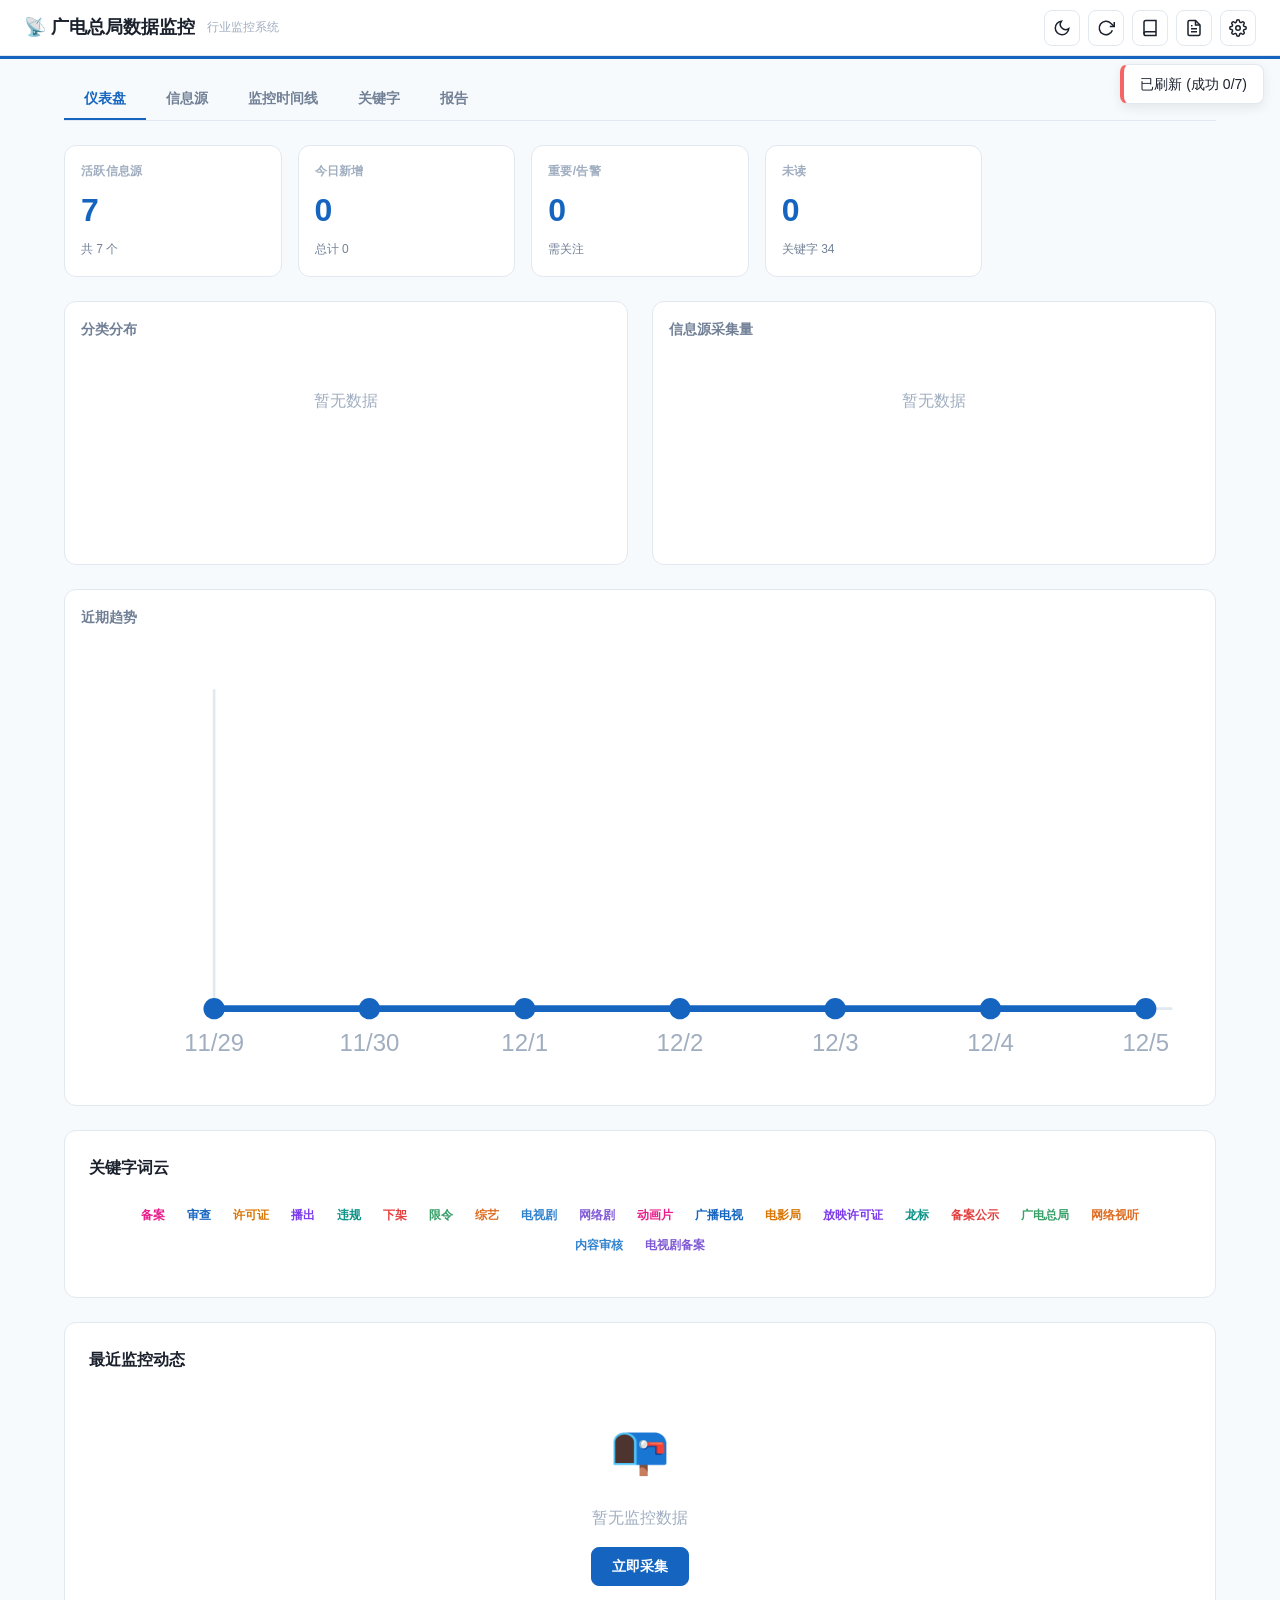
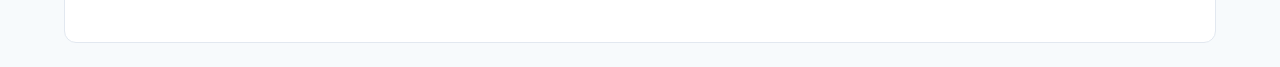
<file: guangdian.html>
<!DOCTYPE html>
<html lang="zh-CN" data-theme="light" data-sys="guangdian">
<head>
<meta charset="UTF-8">
<meta name="viewport" content="width=device-width,initial-scale=1.0">
<title>广电总局数据监控 | 娱乐资本论</title>
<link rel="stylesheet" href="common.css">
</head>
<body>
<header class="hdr" id="hdr">
  <div class="hdr-left">
    <span class="hdr-brand" onclick="location.href='index.html'">📡 广电总局数据监控</span>
    <span class="hdr-sub">行业监控系统</span>
  </div>
  <div class="hdr-right">
    <button class="ibtn" onclick="toggleTheme()" title="切换主题"><svg viewBox="0 0 24 24" fill="none" stroke="currentColor" stroke-width="2"><path d="M21 12.79A9 9 0 1 1 11.21 3a7 7 0 0 0 9.79 9.79z"/></svg></button>
    <button class="ibtn" onclick="refreshData()" title="刷新数据" id="rfBtn"><svg viewBox="0 0 24 24" fill="none" stroke="currentColor" stroke-width="2"><polyline points="23 4 23 10 17 10"/><path d="M20.49 15a9 9 0 1 1-2.12-9.36L23 10"/></svg></button>
    <button class="ibtn" onclick="openDocViewer('readme')" title="使用说明"><svg viewBox="0 0 24 24" fill="none" stroke="currentColor" stroke-width="2"><path d="M4 19.5A2.5 2.5 0 0 1 6.5 17H20"/><path d="M6.5 2H20v20H6.5A2.5 2.5 0 0 1 4 19.5v-15A2.5 2.5 0 0 1 6.5 2z"/></svg></button>
    <button class="ibtn" onclick="openDocViewer('changelog')" title="变更日志"><svg viewBox="0 0 24 24" fill="none" stroke="currentColor" stroke-width="2"><path d="M14 2H6a2 2 0 0 0-2 2v16a2 2 0 0 0 2 2h12a2 2 0 0 0 2-2V8z"/><polyline points="14 2 14 8 20 8"/><line x1="16" y1="13" x2="8" y2="13"/><line x1="16" y1="17" x2="8" y2="17"/><polyline points="10 9 9 9 8 9"/></svg></button>
    <button class="ibtn" onclick="openSettings()" title="设置"><svg viewBox="0 0 24 24" fill="none" stroke="currentColor" stroke-width="2"><circle cx="12" cy="12" r="3"/><path d="M19.4 15a1.65 1.65 0 0 0 .33 1.82l.06.06a2 2 0 1 1-2.83 2.83l-.06-.06a1.65 1.65 0 0 0-1.82-.33 1.65 1.65 0 0 0-1 1.51V21a2 2 0 0 1-4 0v-.09A1.65 1.65 0 0 0 9 19.4a1.65 1.65 0 0 0-1.82.33l-.06.06a2 2 0 1 1-2.83-2.83l.06-.06A1.65 1.65 0 0 0 4.68 15a1.65 1.65 0 0 0-1.51-1H3a2 2 0 0 1 0-4h.09A1.65 1.65 0 0 0 4.6 9a1.65 1.65 0 0 0-.33-1.82l-.06-.06a2 2 0 1 1 2.83-2.83l.06.06A1.65 1.65 0 0 0 9 4.68a1.65 1.65 0 0 0 1-1.51V3a2 2 0 0 1 4 0v.09a1.65 1.65 0 0 0 1 1.51 1.65 1.65 0 0 0 1.82-.33l.06-.06a2 2 0 1 1 2.83 2.83l-.06.06A1.65 1.65 0 0 0 19.4 9a1.65 1.65 0 0 0 1.51 1H21a2 2 0 0 1 0 4h-.09a1.65 1.65 0 0 0-1.51 1z"/></svg></button>
  </div>
</header>
<div class="ld-bar" id="ldBar"></div>
<div class="tc" id="tc"></div>

<div class="ctn">
  <div class="tabs" id="sysTabs" style="margin-bottom:var(--space-lg)">
    <button class="tab on" data-tab="dashboard" onclick="swTab(this)">仪表盘</button>
    <button class="tab" data-tab="sources" onclick="swTab(this)">信息源</button>
    <button class="tab" data-tab="timeline" onclick="swTab(this)">监控时间线</button>
    <button class="tab" data-tab="keywords" onclick="swTab(this)">关键字</button>
    <button class="tab" data-tab="reports" onclick="swTab(this)">报告</button>
  </div>
  <div class="tp on" id="pDash">
    <div class="ds-g" id="dsStats"></div>
    <div class="ds-charts" id="dsCharts">
      <div class="ds-chart-card"><div class="ds-chart-title">分类分布</div><div class="ds-chart-wrap" id="dsPie"></div></div>
      <div class="ds-chart-card"><div class="ds-chart-title">信息源采集量</div><div class="ds-chart-wrap" id="dsBar"></div></div>
      <div class="ds-chart-card" style="grid-column:1/-1"><div class="ds-chart-title">近期趋势</div><div class="ds-chart-wrap" id="dsLine"></div></div>
    </div>
    <div class="card" style="margin-bottom:var(--space-lg)"><div class="card-t">关键字词云</div><div class="wc-wrap" id="dsWordCloud"></div></div>
    <div class="card"><div class="card-t">最近监控动态</div><div id="dsRecent"></div></div>
  </div>
  <div class="tp" id="pSrc" style="display:none">
    <div class="card" style="margin-bottom:var(--space-lg)"><div class="card-t">添加信息源</div>
      <div class="fr">
        <div class="fg" style="flex:1"><label class="fl">名称</label><input class="inp" id="sN" placeholder="如：泡泡玛特官网"></div>
        <div class="fg" style="flex:2"><label class="fl">URL</label><input class="inp" id="sU" placeholder="RSS地址或网页URL"></div>
        <div class="fg" style="width:120px"><label class="fl">类型</label><select class="inp" id="sT"><option value="rss">RSS</option><option value="page">页面轮询</option></select></div>
        <div class="fg" style="width:120px"><label class="fl">分类</label><input class="inp" id="sC" placeholder="默认"></div>
        <button class="btn btn-p" onclick="addSrc()" style="margin-bottom:0;align-self:flex-end;height:38px">添加</button>
      </div>
    </div>
    <div class="card"><div style="display:flex;justify-content:space-between;align-items:center;margin-bottom:var(--space-sm)"><div class="card-t" style="margin:0">已配置信息源</div><div style="display:flex;gap:var(--space-sm)"><button class="btn btn-sm btn-o" onclick="impSrc()">导入</button><button class="btn btn-sm btn-o" onclick="expSrc()">导出</button></div></div><div id="srcList"></div></div>
  </div>
  <div class="tp" id="pTl" style="display:none">
    <div style="display:flex;justify-content:space-between;align-items:center;margin-bottom:var(--space-md)">
      <div style="display:flex;gap:var(--space-sm);align-items:center"><input class="inp" id="tlS" placeholder="搜索标题..." style="width:250px" oninput="rTl()"><select class="inp" id="tlF" style="width:120px" onchange="rTl()"><option value="">全部</option></select></div>
      <button class="btn btn-sm btn-p" onclick="refreshData()">立即刷新</button>
    </div>
    <div class="tl" id="tlList"></div>
  </div>
  <div class="tp" id="pKw" style="display:none">
    <div class="card" style="margin-bottom:var(--space-lg)"><div class="card-t">关键字管理</div><p class="fh" style="margin-bottom:var(--space-md)">关键字用于过滤、高亮和告警。</p><div class="fr"><input class="inp" id="kwI" placeholder="输入关键字后回车" style="flex:1" onkeydown="if(event.key==='Enter')addKw()"><button class="btn btn-p" onclick="addKw()">添加</button></div><div id="kwL" style="margin-top:var(--space-md);display:flex;flex-wrap:wrap;gap:var(--space-sm)"></div></div>
    <div class="card"><div class="card-t">告警关键字</div><div class="fr"><input class="inp" id="akI" placeholder="输入告警关键字" style="flex:1" onkeydown="if(event.key==='Enter')addAKw()"><button class="btn btn-d btn-sm" onclick="addAKw()">添加告警词</button></div><div id="akL" style="margin-top:var(--space-md);display:flex;flex-wrap:wrap;gap:var(--space-sm)"></div></div>
  </div>
  <div class="tp" id="pRp" style="display:none">
    <div class="card" style="margin-bottom:var(--space-lg)"><div style="display:flex;justify-content:space-between;align-items:center;margin-bottom:var(--space-md)"><div class="card-t" style="margin:0">生成报告</div><div style="display:flex;gap:var(--space-sm)"><button class="btn btn-p" onclick="genRpt('daily')">生成日报</button><button class="btn btn-o" onclick="genRpt('weekly')">生成周报</button></div></div>
      <div class="fr" style="margin-bottom:var(--space-md)"><div class="fg" style="flex:1"><label class="fl">报告日期</label><input class="inp" type="date" id="rpD"></div><div class="fg" style="flex:1"><label class="fl">使用AI总结</label><label class="tog"><input type="checkbox" id="rpAI" checked><span class="tog-t"><span class="tog-k"></span></span><span>AI摘要</span></label></div></div>
      <div class="fg"><label class="fl">AI摘要提示词（可自定义）</label><textarea class="inp" id="rpPrompt" rows="3" placeholder="留空使用默认"></textarea></div>
    </div>
    <div class="card"><div class="card-t">报告预览</div><div class="rp" id="rpV">尚未生成报告。</div>
      <div style="margin-top:var(--space-md);display:flex;gap:var(--space-sm)">
        <button class="btn btn-sm btn-o" onclick="cpRpt()">复制文本</button>
        <button class="btn btn-sm btn-o" onclick="dlRpt()">下载TXT</button>
        <button class="btn btn-sm btn-p" onclick="genPDF('daily')">生成PDF报告</button>
        <button class="btn btn-sm btn-o" onclick="exportCSV(sysData[currentSysId].items,'monitor_'+currentSysId+'_items.csv')">导出CSV</button>
      </div>
    </div>
  </div>
</div>

<div class="mdl-o" id="sModal">
  <div class="mdl"><div class="mdl-h"><span class="mdl-t">系统设置</span><button class="mdl-x" onclick="document.getElementById('sModal').classList.remove('on')">&times;</button></div><div class="mdl-b" id="sBody"></div></div>
</div>

<script src="common.js"></script>
<script>
const currentSysId = 'guangdian';
let sysData = {};
let rTimer = null;

function init() {
  initGlobalConfig();
  for (const id of Object.keys(SYS)) sysData[id] = initSysData(id);
  enterSys(currentSysId);
  if ('Notification' in window && Notification.permission === 'default') Notification.requestPermission();
}

function enterSys(id) {
  const d = sysData[id];
  d.items = lg(sk(id,'items'), d.items);
  d.sources = lg(sk(id,'src'), d.sources);
  d.keywords = lg(sk(id,'kw'), d.keywords);
  d.alertKw = lg(sk(id,'akw'), d.alertKw);
  d.aiPrompt = lg(sk(id,'aiprompt'), d.aiPrompt);
  d.cfg = Object.assign({interval:30,auto:true,notif:true,maxItems:500}, lg(sk(id,'cfg'), {}));
  rDash(); rSrc(); rTl(); rKw(); rRp(); rCharts();
  clearInterval(rTimer);
  if (d.cfg.auto) rTimer = setInterval(() => refreshData(), d.cfg.interval * 60000);
  setTimeout(() => refreshData(), 800);
}

function swTab(btn) {
  const t = btn.dataset.tab;
  document.querySelectorAll('#sysTabs .tab').forEach(x => x.classList.remove('on'));
  btn.classList.add('on');
  const map = {dashboard:'pDash',sources:'pSrc',timeline:'pTl',keywords:'pKw',reports:'pRp'};
  Object.values(map).forEach(id => document.getElementById(id).style.display = 'none');
  document.getElementById(map[t]).style.display = 'block';
  if (t === 'dashboard') rCharts();
}

async function refreshData() {
  if (!currentSysId) return;
  const d = sysData[currentSysId];
  if (d.loading) return;
  d.loading = true; ldBar(10);
  const btn = document.getElementById('rfBtn'); btn.style.opacity = '0.5';
  const enabled = d.sources.filter(s => s.enabled);
  let newItems = [], ok = 0, fail = 0;
  for (let i = 0; i < enabled.length; i++) {
    const src = enabled[i]; ldBar(10 + 80 * (i / enabled.length));
    try {
      let items = [];
      if (src.type === 'rss') {
        try { const ctrl = new AbortController(); const tid = setTimeout(() => ctrl.abort(), 12000); const resp = await fetch(RSS2JSON + encodeURIComponent(src.url), {signal:ctrl.signal}); clearTimeout(tid); if (resp.ok) { const data = await resp.json(); if (data.status === 'ok' && data.items?.length) items = parseRSS2JSON(data, src); } } catch(e) {}
        if (!items.length) { try { const xml = await fetchProxy(src.url); items = parseRSS(xml, src); } catch(e) {} }
        items.length ? ok++ : fail++;
      } else {
        try { const html = await fetchProxy(src.url); const oldSnap = d.snaps[src.id] || null; items = parsePage(html, src, oldSnap); d.snaps[src.id] = html; ls(sk(currentSysId,'snap'), d.snaps); ok++; } catch(e) { fail++; }
      }
      newItems.push(...items);
    } catch(e) { fail++; }
  }
  ldBar(95);
  const seen = new Set();
  const deduped = newItems.filter(i => { const key = i.url + '|' + i.title; if (seen.has(key)) return false; seen.add(key); return true; });
  const existIds = new Set(d.items.map(i => i.url + '|' + i.title));
  let unique = deduped.filter(i => !existIds.has(i.url + '|' + i.title));
  // Relevance filter with scoring
  const allKw = [...d.keywords, ...d.alertKw];
  const relevanceFiltered = unique.filter(item => {
    if (item.type === 'page') return true;
    return kwMatch(item.title || '', allKw);
  });
  unique = relevanceFiltered;
  unique.forEach(item => { if (kwMatch(item.title||'', allKw)) item.important = true; });
  d.items = [...unique, ...d.items].slice(0, d.cfg.maxItems);
  ls(sk(currentSysId,'items'), d.items);
  if (d.cfg.notif && unique.length > 0) {
    const alerts = unique.filter(i => { const txt = (i.title||'').toLowerCase(); return d.alertKw.some(k => txt.includes(k.toLowerCase())); });
    if (alerts.length > 0 && 'Notification' in window && Notification.permission === 'granted') {
      try { new Notification(SYS[currentSysId].name + ' - 告警', {body: `${alerts.length}条告警：${alerts[0].title.substring(0,50)}`}); } catch(e) {}
    }
  }
  d.loading = false; btn.style.opacity = '1'; ldBar(100);
  toast(unique.length > 0 ? `新增 ${unique.length} 条 (成功 ${ok}/${enabled.length})` : `已刷新 (成功 ${ok}/${enabled.length})`, ok > 0 ? 'ok' : 'err');
  rDash(); rTl(); rCharts();
}

function rDash() {
  const d = sysData[currentSysId];
  const en = d.sources.filter(s=>s.enabled).length;
  const total = d.items.length;
  const imp = d.items.filter(i=>i.important).length;
  const today = new Date(); today.setHours(0,0,0,0);
  const todayN = d.items.filter(i => i.ts >= today.getTime()).length;
  const unread = d.items.filter(i => !i.read).length;
  document.getElementById('dsStats').innerHTML = `
    <div class="ds-c"><div class="ds-l">活跃信息源</div><div class="ds-v">${en}</div><div class="ds-s">共 ${d.sources.length} 个</div></div>
    <div class="ds-c"><div class="ds-l">今日新增</div><div class="ds-v">${todayN}</div><div class="ds-s">总计 ${total}</div></div>
    <div class="ds-c"><div class="ds-l">重要/告警</div><div class="ds-v">${imp}</div><div class="ds-s">需关注</div></div>
    <div class="ds-c"><div class="ds-l">未读</div><div class="ds-v">${unread}</div><div class="ds-s">关键字 ${d.keywords.length}</div></div>`;
  const recent = d.items.slice(0, 10);
  if (!recent.length) {
    document.getElementById('dsRecent').innerHTML = '<div class="emp"><div class="emp-i">📭</div><div class="emp-t">暂无监控数据</div><button class="btn btn-p" onclick="refreshData()">立即采集</button></div>';
  } else {
    document.getElementById('dsRecent').innerHTML = recent.map(i => `
      <div style="padding:var(--space-sm) 0;border-bottom:1px solid var(--border);display:flex;gap:var(--space-sm);align-items:baseline;flex-wrap:wrap">
        <span style="font-family:var(--font-mono);font-size:var(--font-xs);color:var(--text-muted);flex-shrink:0">${fmtTime(i.ts)}</span>
        <span class="bdg ${i.important?'bdg-a':'bdg-m'}" style="flex-shrink:0">${esc(i.source)}</span>
        <a href="${esc(i.url)}" target="_blank" style="font-size:var(--font-sm);color:var(--text)">${hlKw(esc(i.title),[...d.keywords,...d.alertKw])}</a>
      </div>`).join('');
  }
  const kwCounts = {};
  d.keywords.forEach(kw => { kwCounts[kw] = d.items.filter(i => kwMatch(i.title||'',[kw])).length; });
  const sortedKw = Object.entries(kwCounts).sort((a,b) => b[1]-a[1]).slice(0,20);
  renderWordCloud(document.getElementById('dsWordCloud'), sortedKw.map(e=>e[0]), sortedKw.map(e=>e[1]));
}

function rCharts() {
  const d = sysData[currentSysId];
  const cats={};d.items.forEach(i=>{cats[i.cat||'默认']=(cats[i.cat||'默认']||0)+1});
  renderPieChart(document.getElementById('dsPie'),cats);
  const srcCount={};d.items.forEach(i=>{srcCount[i.source]=(srcCount[i.source]||0)+1});
  renderBarChart(document.getElementById('dsBar'),srcCount);
  renderLineChart(document.getElementById('dsLine'),get7DayData(d.items));
}

function rSrc() {
  const d=sysData[currentSysId];
  if (!d.sources.length){document.getElementById('srcList').innerHTML='<div class="emp"><div class="emp-i">📡</div><div class="emp-t">暂无信息源</div></div>';return}
  document.getElementById('srcList').innerHTML = d.sources.map(s=>`<div class="si">
    <label class="tog" style="flex-shrink:0"><input type="checkbox" ${s.enabled?'checked':''} onchange="togSrc('${s.id}',this.checked)"><span class="tog-t"><span class="tog-k"></span></span></label>
    <span class="si-n" title="${esc(s.name)}">${esc(s.name)}</span><span class="si-t">${s.type.toUpperCase()}</span>
    <span class="si-u" title="${esc(s.url)}">${esc(s.url)}</span><span class="bdg bdg-m">${esc(s.category||'默认')}</span>
    <button class="btn btn-sm btn-g" onclick="rmSrc('${s.id}')" style="color:var(--err)">删除</button></div>`).join('');
  const cats=[...new Set(d.sources.map(s=>s.category||'默认'))];const sel=document.getElementById('tlF');const cv=sel.value;
  sel.innerHTML='<option value="">全部</option>'+cats.map(c=>`<option value="${esc(c)}">${esc(c)}</option>`).join('');sel.value=cv;
}

function addSrc(){const n=document.getElementById('sN').value.trim(),u=document.getElementById('sU').value.trim(),t=document.getElementById('sT').value,c=document.getElementById('sC').value.trim()||'默认';if(!n||!u){toast('请填写名称和URL','err');return}if(isBlocked(u)){toast('该源被合规过滤屏蔽','err');return}const d=sysData[currentSysId];d.sources.push({id:currentSysId+'_s_'+Date.now(),name:n,url:u,type:t,category:c,enabled:true});ls(sk(currentSysId,'src'),d.sources);document.getElementById('sN').value='';document.getElementById('sU').value='';document.getElementById('sC').value='';rSrc();toast('信息源已添加','ok')}
function rmSrc(id){const d=sysData[currentSysId];d.sources=d.sources.filter(s=>s.id!==id);ls(sk(currentSysId,'src'),d.sources);rSrc();toast('信息源已删除')}
function togSrc(id,en){const d=sysData[currentSysId];const s=d.sources.find(s=>s.id===id);if(s)s.enabled=en;ls(sk(currentSysId,'src'),d.sources);rDash()}
function impSrc(){importJSON(data=>{const arr=Array.isArray(data)?data:(data.sources||[]);const d=sysData[currentSysId];arr.forEach(s=>{if(s.url&&s.name&&!isBlocked(s.url))d.sources.push({...s,id:s.id||currentSysId+'_s_'+Date.now()+'_'+Math.random().toString(36).slice(2,6),enabled:s.enabled!==false,type:s.type||'rss',category:s.category||'导入'})});ls(sk(currentSysId,'src'),d.sources);rSrc();toast('导入成功','ok')})}
function expSrc(){exportSettingsJSON(sysData[currentSysId].sources,`monitor_${currentSysId}_sources.json`)}

function rTl(){const d=sysData[currentSysId];const search=(document.getElementById('tlS')?.value||'').toLowerCase();const filter=document.getElementById('tlF')?.value||'';let items=d.items;if(search)items=items.filter(i=>(i.title||'').toLowerCase().includes(search)||(i.source||'').toLowerCase().includes(search));if(filter)items=items.filter(i=>(i.cat||'')===filter);if(!items.length){document.getElementById('tlList').innerHTML='<div class="emp"><div class="emp-i">📭</div><div class="emp-t">暂无监控数据</div><button class="btn btn-p" onclick="refreshData()">立即采集</button></div>';return}document.getElementById('tlList').innerHTML=items.slice(0,100).map(i=>`<div class="tl-i ${i.important?'imp':''}"><div><span class="tl-tm">${fmtTime(i.ts)}</span><span class="tl-src">${esc(i.source)}</span><span class="tl-tag">${esc(i.cat||'默认')}</span></div><div class="tl-tt"><a href="${esc(i.url)}" target="_blank">${hlKw(esc(i.title),[...d.keywords,...d.alertKw])}</a></div><div class="tl-url">${esc(i.url)}</div><div class="tl-act"><button class="btn btn-sm btn-g" onclick="mkRead('${esc(i.id)}')">${i.read?'已读':'标为已读'}</button><button class="btn btn-sm btn-g" onclick="aiSumItem('${esc(i.id)}')">AI摘要</button><button class="btn btn-sm btn-g" onclick="rmItem('${esc(i.id)}')">删除</button></div></div>`).join('')}
function mkRead(id){const d=sysData[currentSysId];const i=d.items.find(x=>x.id===id);if(i){i.read=true;ls(sk(currentSysId,'items'),d.items);rTl()}}
function rmItem(id){const d=sysData[currentSysId];d.items=d.items.filter(x=>x.id!==id);ls(sk(currentSysId,'items'),d.items);rTl();rDash()}
async function aiSumItem(id){const d=sysData[currentSysId];const item=d.items.find(x=>x.id===id);if(!item)return;const aiCfg=lg('mon_ai',{});if(!aiCfg.key){toast('请先在设置中配置AI API Key','err');return}toast('正在生成AI摘要...','');try{const prompt=(aiCfg.summarizePrompt||'请用中文简要概括以下新闻的核心内容，不超过100字：\n')+item.title+'\n'+item.url;const result=await callAI(prompt);const el=document.createElement('div');el.className='mdl-o on';el.innerHTML=`<div class="mdl"><div class="mdl-h"><span class="mdl-t">AI摘要</span><button class="mdl-x" onclick="this.closest('.mdl-o').remove()">&times;</button></div><div class="mdl-b"><p style="font-size:var(--font-sm);line-height:1.8">${esc(result)}</p></div></div>`;document.body.appendChild(el);el.addEventListener('click',e=>{if(e.target===el)el.remove()})}catch(e){toast('AI摘要失败: '+e.message,'err')}}

function rKw(){const d=sysData[currentSysId];document.getElementById('kwL').innerHTML=d.keywords.map((kw,i)=>`<span class="bdg bdg-l" style="cursor:pointer" onclick="rmKw(${i})">${esc(kw)} &times;</span>`).join('');document.getElementById('akL').innerHTML=d.alertKw.map((kw,i)=>`<span class="bdg bdg-a" style="cursor:pointer" onclick="rmAKw(${i})">${esc(kw)} &times;</span>`).join('');document.getElementById('rpPrompt').value=d.aiPrompt||''}
function addKw(){const inp=document.getElementById('kwI');const kw=inp.value.trim();if(!kw)return;const d=sysData[currentSysId];if(!d.keywords.includes(kw)){d.keywords.push(kw);ls(sk(currentSysId,'kw'),d.keywords)}inp.value='';rKw()}
function rmKw(i){const d=sysData[currentSysId];d.keywords.splice(i,1);ls(sk(currentSysId,'kw'),d.keywords);rKw()}
function addAKw(){const inp=document.getElementById('akI');const kw=inp.value.trim();if(!kw)return;const d=sysData[currentSysId];if(!d.alertKw.includes(kw)){d.alertKw.push(kw);ls(sk(currentSysId,'akw'),d.alertKw)}inp.value='';rKw()}
function rmAKw(i){const d=sysData[currentSysId];d.alertKw.splice(i,1);ls(sk(currentSysId,'akw'),d.alertKw);rKw()}

function rRp(){document.getElementById('rpD').value=new Date().toISOString().split('T')[0]}
async function genRpt(type){const d=sysData[currentSysId],sys=SYS[currentSysId];const date=document.getElementById('rpD').value;const useAI=document.getElementById('rpAI').checked;const customPrompt=document.getElementById('rpPrompt').value.trim();d.aiPrompt=customPrompt;ls(sk(currentSysId,'aiprompt'),d.aiPrompt);const start=new Date(date);const end=new Date(date);if(type==='weekly')start.setDate(start.getDate()-7);const items=d.items.filter(i=>i.ts>=start.getTime()&&i.ts<=end.getTime()+86400000);let rpt='';const label=type==='daily'?date:`${start.toISOString().split('T')[0]} ~ ${date}`;rpt+=`${sys.name} - ${type==='daily'?'日报':'周报'}\n报告日期：${label}\n生成时间：${new Date().toLocaleString('zh-CN')}\n${'='.repeat(40)}\n\n`;if(!items.length){rpt+='本期无监控数据。\n'}else{rpt+=`本期共采集 ${items.length} 条，其中重要/告警 ${items.filter(i=>i.important).length} 条。\n\n`;const groups={};items.forEach(i=>{const c=i.cat||'默认';if(!groups[c])groups[c]=[];groups[c].push(i)});for(const[cat,ci]of Object.entries(groups)){rpt+=`【${cat}】(${ci.length}条)\n`;ci.slice(0,30).forEach(i=>{rpt+=`  ${i.important?'[!]':' · '} [${new Date(i.ts).toLocaleString('zh-CN')}] ${i.source}: ${i.title}\n    ${i.url}\n`});if(ci.length>30)rpt+=`  ...及其他 ${ci.length-30} 条\n`;rpt+='\n'}if(useAI&&items.length>0){rpt+=`${'='.repeat(40)}\nAI 摘要\n${'─'.repeat(30)}\n`;try{const txt=items.slice(0,30).map(i=>`[${i.source}] ${i.title}`).join('\n');let prompt=customPrompt||sys.defaultAIPrompt||'你是{sys}的数据分析师。请根据监控数据生成{type}摘要。简明扼要，中文。\n';prompt=prompt.replace(/\{sys\}/g,sys.name).replace(/\{type\}/g,type==='daily'?'日报':'周报');prompt+='\n\n'+txt;rpt+=await callAI(prompt)+'\n'}catch(e){rpt+=`AI摘要失败：${e.message}\n`}}}document.getElementById('rpV').textContent=rpt;toast('报告已生成','ok')}
function cpRpt(){navigator.clipboard.writeText(document.getElementById('rpV').textContent).then(()=>toast('已复制','ok')).catch(()=>toast('复制失败','err'))}
function dlRpt(){const a=document.createElement('a');a.href=URL.createObjectURL(new Blob([document.getElementById('rpV').textContent],{type:'text/plain;charset=utf-8'}));a.download=`monitor_${currentSysId}_${document.getElementById('rpD').value||'report'}.txt`;a.click();toast('已下载','ok')}
function genPDF(type){generatePDFReport(currentSysId, sysData[currentSysId], type)}

function openSettings(){document.getElementById('sModal').classList.add('on');document.getElementById('sBody').innerHTML=renderSettingsBody(currentSysId,sysData)}
function updCfg(k,v){const d=sysData[currentSysId];d.cfg[k]=v;ls(sk(currentSysId,'cfg'),d.cfg);if(k==='auto'||k==='interval'){clearInterval(rTimer);if(d.cfg.auto)rTimer=setInterval(()=>refreshData(),d.cfg.interval*60000)}}
function expAllSettings(){exportSettingsJSON({version:V,system:currentSysId,sources:sysData[currentSysId].sources,keywords:sysData[currentSysId].keywords,alertKw:sysData[currentSysId].alertKw,aiPrompt:sysData[currentSysId].aiPrompt,settings:sysData[currentSysId].cfg},`monitor_${currentSysId}_config.json`)}
function impAllSettings(){importJSON(data=>{const d=sysData[currentSysId];if(data.sources){d.sources=data.sources;ls(sk(currentSysId,'src'),d.sources)}if(data.keywords){d.keywords=data.keywords;ls(sk(currentSysId,'kw'),d.keywords)}if(data.alertKw){d.alertKw=data.alertKw;ls(sk(currentSysId,'akw'),d.alertKw)}if(data.aiPrompt){d.aiPrompt=data.aiPrompt;ls(sk(currentSysId,'aiprompt'),d.aiPrompt)}if(data.settings){d.cfg=Object.assign(d.cfg,data.settings);ls(sk(currentSysId,'cfg'),d.cfg)}toast('设置已导入','ok');rSrc();rKw();rDash()})}
function clrData(){const d=sysData[currentSysId];d.items=[];d.snaps={};ls(sk(currentSysId,'items'),[]);ls(sk(currentSysId,'snap'),{});rDash();rTl();toast('数据已清空')}

init();
</script>
</body>
</html>
</file>
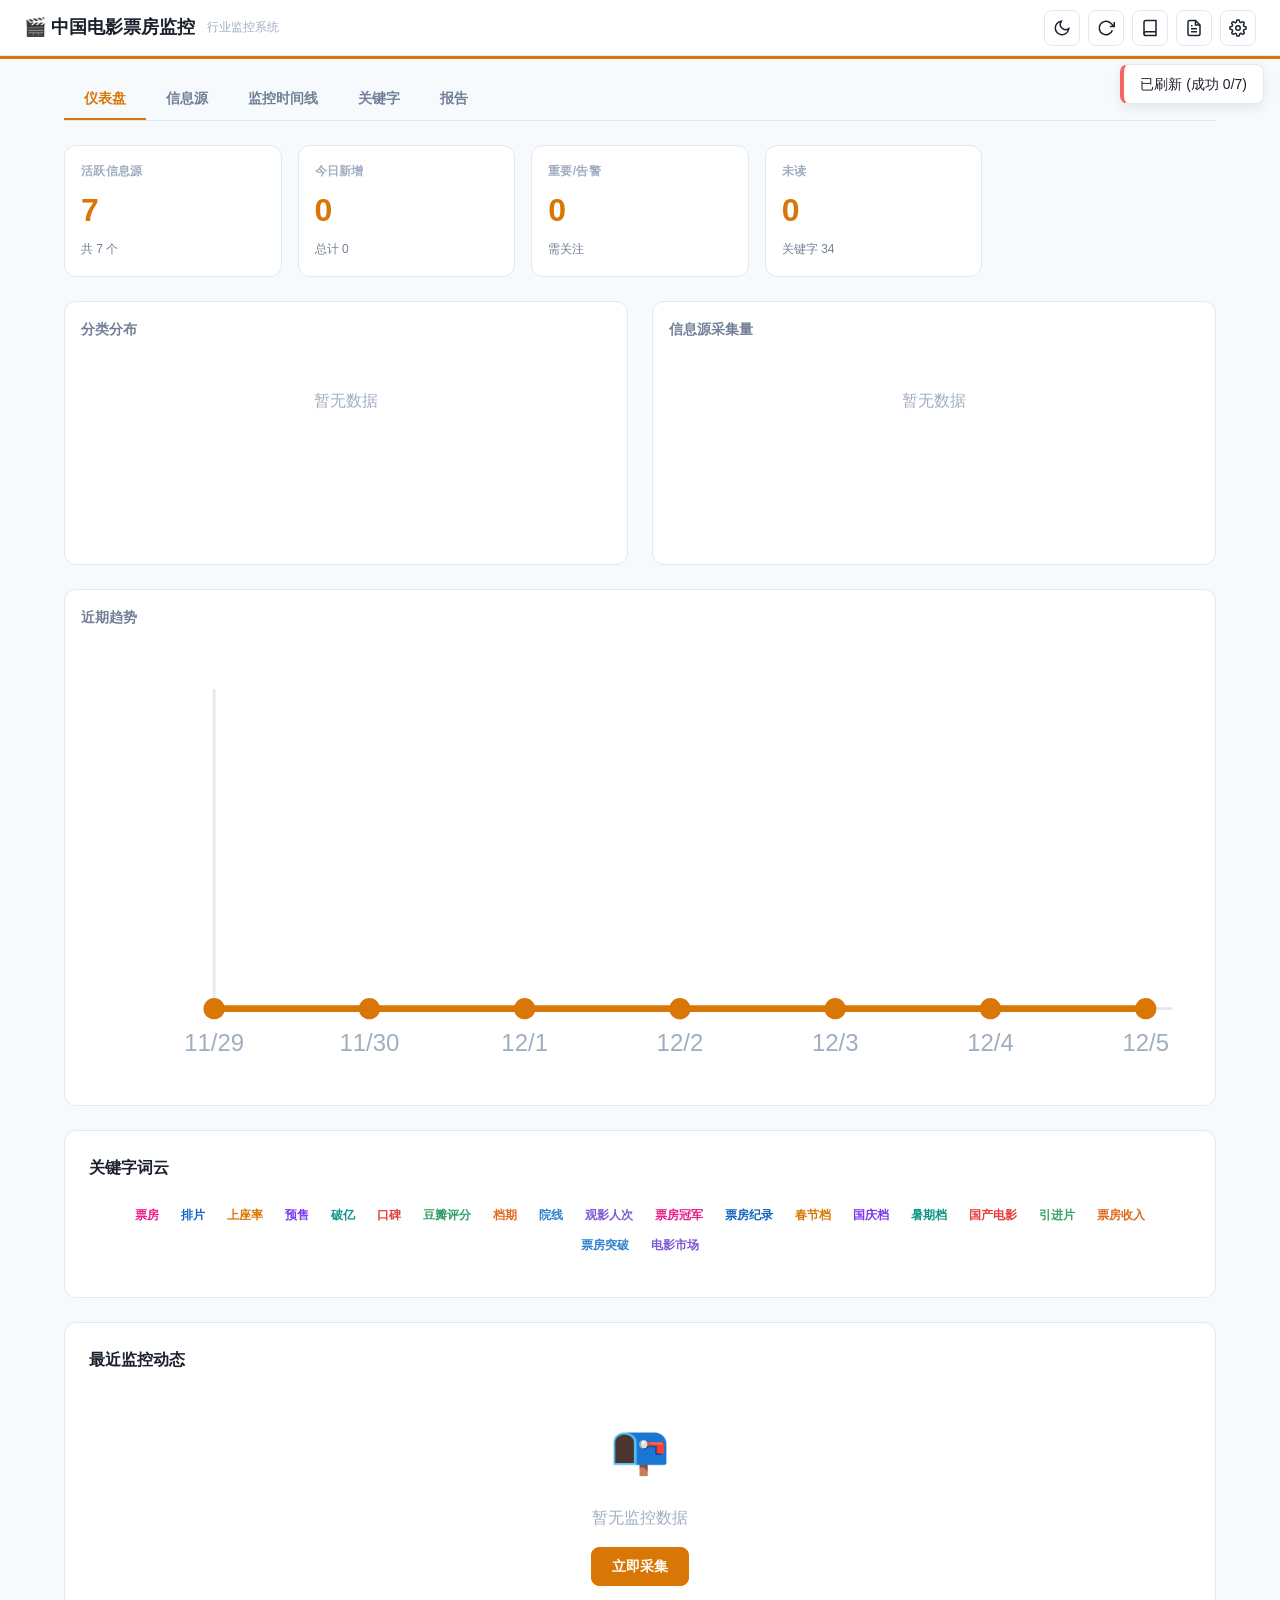
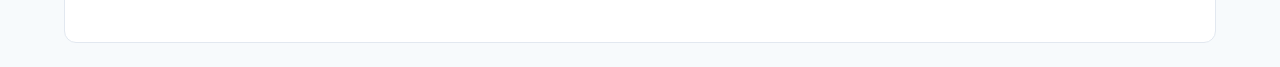
<file: piaofang.html>
<!DOCTYPE html>
<html lang="zh-CN" data-theme="light" data-sys="piaofang">
<head>
<meta charset="UTF-8">
<meta name="viewport" content="width=device-width,initial-scale=1.0">
<title>中国电影票房监控 | 娱乐资本论</title>
<link rel="stylesheet" href="common.css">
</head>
<body>
<header class="hdr" id="hdr">
  <div class="hdr-left">
    <span class="hdr-brand" onclick="location.href='index.html'">🎬 中国电影票房监控</span>
    <span class="hdr-sub">行业监控系统</span>
  </div>
  <div class="hdr-right">
    <button class="ibtn" onclick="toggleTheme()" title="切换主题"><svg viewBox="0 0 24 24" fill="none" stroke="currentColor" stroke-width="2"><path d="M21 12.79A9 9 0 1 1 11.21 3a7 7 0 0 0 9.79 9.79z"/></svg></button>
    <button class="ibtn" onclick="refreshData()" title="刷新数据" id="rfBtn"><svg viewBox="0 0 24 24" fill="none" stroke="currentColor" stroke-width="2"><polyline points="23 4 23 10 17 10"/><path d="M20.49 15a9 9 0 1 1-2.12-9.36L23 10"/></svg></button>
    <button class="ibtn" onclick="openDocViewer('readme')" title="使用说明"><svg viewBox="0 0 24 24" fill="none" stroke="currentColor" stroke-width="2"><path d="M4 19.5A2.5 2.5 0 0 1 6.5 17H20"/><path d="M6.5 2H20v20H6.5A2.5 2.5 0 0 1 4 19.5v-15A2.5 2.5 0 0 1 6.5 2z"/></svg></button>
    <button class="ibtn" onclick="openDocViewer('changelog')" title="变更日志"><svg viewBox="0 0 24 24" fill="none" stroke="currentColor" stroke-width="2"><path d="M14 2H6a2 2 0 0 0-2 2v16a2 2 0 0 0 2 2h12a2 2 0 0 0 2-2V8z"/><polyline points="14 2 14 8 20 8"/><line x1="16" y1="13" x2="8" y2="13"/><line x1="16" y1="17" x2="8" y2="17"/><polyline points="10 9 9 9 8 9"/></svg></button>
    <button class="ibtn" onclick="openSettings()" title="设置"><svg viewBox="0 0 24 24" fill="none" stroke="currentColor" stroke-width="2"><circle cx="12" cy="12" r="3"/><path d="M19.4 15a1.65 1.65 0 0 0 .33 1.82l.06.06a2 2 0 1 1-2.83 2.83l-.06-.06a1.65 1.65 0 0 0-1.82-.33 1.65 1.65 0 0 0-1 1.51V21a2 2 0 0 1-4 0v-.09A1.65 1.65 0 0 0 9 19.4a1.65 1.65 0 0 0-1.82.33l-.06.06a2 2 0 1 1-2.83-2.83l.06-.06A1.65 1.65 0 0 0 4.68 15a1.65 1.65 0 0 0-1.51-1H3a2 2 0 0 1 0-4h.09A1.65 1.65 0 0 0 4.6 9a1.65 1.65 0 0 0-.33-1.82l-.06-.06a2 2 0 1 1 2.83-2.83l.06.06A1.65 1.65 0 0 0 9 4.68a1.65 1.65 0 0 0 1-1.51V3a2 2 0 0 1 4 0v.09a1.65 1.65 0 0 0 1 1.51 1.65 1.65 0 0 0 1.82-.33l.06-.06a2 2 0 1 1 2.83 2.83l-.06.06A1.65 1.65 0 0 0 19.4 9a1.65 1.65 0 0 0 1.51 1H21a2 2 0 0 1 0 4h-.09a1.65 1.65 0 0 0-1.51 1z"/></svg></button>
  </div>
</header>
<div class="ld-bar" id="ldBar"></div>
<div class="tc" id="tc"></div>

<div class="ctn">
  <div class="tabs" id="sysTabs" style="margin-bottom:var(--space-lg)">
    <button class="tab on" data-tab="dashboard" onclick="swTab(this)">仪表盘</button>
    <button class="tab" data-tab="sources" onclick="swTab(this)">信息源</button>
    <button class="tab" data-tab="timeline" onclick="swTab(this)">监控时间线</button>
    <button class="tab" data-tab="keywords" onclick="swTab(this)">关键字</button>
    <button class="tab" data-tab="reports" onclick="swTab(this)">报告</button>
  </div>
  <div class="tp on" id="pDash">
    <div class="ds-g" id="dsStats"></div>
    <div class="ds-charts" id="dsCharts">
      <div class="ds-chart-card"><div class="ds-chart-title">分类分布</div><div class="ds-chart-wrap" id="dsPie"></div></div>
      <div class="ds-chart-card"><div class="ds-chart-title">信息源采集量</div><div class="ds-chart-wrap" id="dsBar"></div></div>
      <div class="ds-chart-card" style="grid-column:1/-1"><div class="ds-chart-title">近期趋势</div><div class="ds-chart-wrap" id="dsLine"></div></div>
    </div>
    <div class="card" style="margin-bottom:var(--space-lg)"><div class="card-t">关键字词云</div><div class="wc-wrap" id="dsWordCloud"></div></div>
    <div class="card"><div class="card-t">最近监控动态</div><div id="dsRecent"></div></div>
  </div>
  <div class="tp" id="pSrc" style="display:none">
    <div class="card" style="margin-bottom:var(--space-lg)"><div class="card-t">添加信息源</div>
      <div class="fr">
        <div class="fg" style="flex:1"><label class="fl">名称</label><input class="inp" id="sN" placeholder="如：泡泡玛特官网"></div>
        <div class="fg" style="flex:2"><label class="fl">URL</label><input class="inp" id="sU" placeholder="RSS地址或网页URL"></div>
        <div class="fg" style="width:120px"><label class="fl">类型</label><select class="inp" id="sT"><option value="rss">RSS</option><option value="page">页面轮询</option></select></div>
        <div class="fg" style="width:120px"><label class="fl">分类</label><input class="inp" id="sC" placeholder="默认"></div>
        <button class="btn btn-p" onclick="addSrc()" style="margin-bottom:0;align-self:flex-end;height:38px">添加</button>
      </div>
    </div>
    <div class="card"><div style="display:flex;justify-content:space-between;align-items:center;margin-bottom:var(--space-sm)"><div class="card-t" style="margin:0">已配置信息源</div><div style="display:flex;gap:var(--space-sm)"><button class="btn btn-sm btn-o" onclick="impSrc()">导入</button><button class="btn btn-sm btn-o" onclick="expSrc()">导出</button></div></div><div id="srcList"></div></div>
  </div>
  <div class="tp" id="pTl" style="display:none">
    <div style="display:flex;justify-content:space-between;align-items:center;margin-bottom:var(--space-md)">
      <div style="display:flex;gap:var(--space-sm);align-items:center"><input class="inp" id="tlS" placeholder="搜索标题..." style="width:250px" oninput="rTl()"><select class="inp" id="tlF" style="width:120px" onchange="rTl()"><option value="">全部</option></select></div>
      <button class="btn btn-sm btn-p" onclick="refreshData()">立即刷新</button>
    </div>
    <div class="tl" id="tlList"></div>
  </div>
  <div class="tp" id="pKw" style="display:none">
    <div class="card" style="margin-bottom:var(--space-lg)"><div class="card-t">关键字管理</div><p class="fh" style="margin-bottom:var(--space-md)">关键字用于过滤、高亮和告警。</p><div class="fr"><input class="inp" id="kwI" placeholder="输入关键字后回车" style="flex:1" onkeydown="if(event.key==='Enter')addKw()"><button class="btn btn-p" onclick="addKw()">添加</button></div><div id="kwL" style="margin-top:var(--space-md);display:flex;flex-wrap:wrap;gap:var(--space-sm)"></div></div>
    <div class="card"><div class="card-t">告警关键字</div><div class="fr"><input class="inp" id="akI" placeholder="输入告警关键字" style="flex:1" onkeydown="if(event.key==='Enter')addAKw()"><button class="btn btn-d btn-sm" onclick="addAKw()">添加告警词</button></div><div id="akL" style="margin-top:var(--space-md);display:flex;flex-wrap:wrap;gap:var(--space-sm)"></div></div>
  </div>
  <div class="tp" id="pRp" style="display:none">
    <div class="card" style="margin-bottom:var(--space-lg)"><div style="display:flex;justify-content:space-between;align-items:center;margin-bottom:var(--space-md)"><div class="card-t" style="margin:0">生成报告</div><div style="display:flex;gap:var(--space-sm)"><button class="btn btn-p" onclick="genRpt('daily')">生成日报</button><button class="btn btn-o" onclick="genRpt('weekly')">生成周报</button></div></div>
      <div class="fr" style="margin-bottom:var(--space-md)"><div class="fg" style="flex:1"><label class="fl">报告日期</label><input class="inp" type="date" id="rpD"></div><div class="fg" style="flex:1"><label class="fl">使用AI总结</label><label class="tog"><input type="checkbox" id="rpAI" checked><span class="tog-t"><span class="tog-k"></span></span><span>AI摘要</span></label></div></div>
      <div class="fg"><label class="fl">AI摘要提示词（可自定义）</label><textarea class="inp" id="rpPrompt" rows="3" placeholder="留空使用默认"></textarea></div>
    </div>
    <div class="card"><div class="card-t">报告预览</div><div class="rp" id="rpV">尚未生成报告。</div>
      <div style="margin-top:var(--space-md);display:flex;gap:var(--space-sm)">
        <button class="btn btn-sm btn-o" onclick="cpRpt()">复制文本</button>
        <button class="btn btn-sm btn-o" onclick="dlRpt()">下载TXT</button>
        <button class="btn btn-sm btn-p" onclick="genPDF('daily')">生成PDF报告</button>
        <button class="btn btn-sm btn-o" onclick="exportCSV(sysData[currentSysId].items,'monitor_'+currentSysId+'_items.csv')">导出CSV</button>
      </div>
    </div>
  </div>
</div>

<div class="mdl-o" id="sModal">
  <div class="mdl"><div class="mdl-h"><span class="mdl-t">系统设置</span><button class="mdl-x" onclick="document.getElementById('sModal').classList.remove('on')">&times;</button></div><div class="mdl-b" id="sBody"></div></div>
</div>

<script src="common.js"></script>
<script>
const currentSysId = 'piaofang';
let sysData = {};
let rTimer = null;

function init() {
  initGlobalConfig();
  for (const id of Object.keys(SYS)) sysData[id] = initSysData(id);
  enterSys(currentSysId);
  if ('Notification' in window && Notification.permission === 'default') Notification.requestPermission();
}

function enterSys(id) {
  const d = sysData[id];
  d.items = lg(sk(id,'items'), d.items);
  d.sources = lg(sk(id,'src'), d.sources);
  d.keywords = lg(sk(id,'kw'), d.keywords);
  d.alertKw = lg(sk(id,'akw'), d.alertKw);
  d.aiPrompt = lg(sk(id,'aiprompt'), d.aiPrompt);
  d.cfg = Object.assign({interval:30,auto:true,notif:true,maxItems:500}, lg(sk(id,'cfg'), {}));
  rDash(); rSrc(); rTl(); rKw(); rRp(); rCharts();
  clearInterval(rTimer);
  if (d.cfg.auto) rTimer = setInterval(() => refreshData(), d.cfg.interval * 60000);
  setTimeout(() => refreshData(), 800);
}

function swTab(btn) {
  const t = btn.dataset.tab;
  document.querySelectorAll('#sysTabs .tab').forEach(x => x.classList.remove('on'));
  btn.classList.add('on');
  const map = {dashboard:'pDash',sources:'pSrc',timeline:'pTl',keywords:'pKw',reports:'pRp'};
  Object.values(map).forEach(id => document.getElementById(id).style.display = 'none');
  document.getElementById(map[t]).style.display = 'block';
  if (t === 'dashboard') rCharts();
}

async function refreshData() {
  if (!currentSysId) return;
  const d = sysData[currentSysId];
  if (d.loading) return;
  d.loading = true; ldBar(10);
  const btn = document.getElementById('rfBtn'); btn.style.opacity = '0.5';
  const enabled = d.sources.filter(s => s.enabled);
  let newItems = [], ok = 0, fail = 0;
  for (let i = 0; i < enabled.length; i++) {
    const src = enabled[i]; ldBar(10 + 80 * (i / enabled.length));
    try {
      let items = [];
      if (src.type === 'rss') {
        try { const ctrl = new AbortController(); const tid = setTimeout(() => ctrl.abort(), 12000); const resp = await fetch(RSS2JSON + encodeURIComponent(src.url), {signal:ctrl.signal}); clearTimeout(tid); if (resp.ok) { const data = await resp.json(); if (data.status === 'ok' && data.items?.length) items = parseRSS2JSON(data, src); } } catch(e) {}
        if (!items.length) { try { const xml = await fetchProxy(src.url); items = parseRSS(xml, src); } catch(e) {} }
        items.length ? ok++ : fail++;
      } else {
        try { const html = await fetchProxy(src.url); const oldSnap = d.snaps[src.id] || null; items = parsePage(html, src, oldSnap); d.snaps[src.id] = html; ls(sk(currentSysId,'snap'), d.snaps); ok++; } catch(e) { fail++; }
      }
      newItems.push(...items);
    } catch(e) { fail++; }
  }
  ldBar(95);
  const seen = new Set();
  const deduped = newItems.filter(i => { const key = i.url + '|' + i.title; if (seen.has(key)) return false; seen.add(key); return true; });
  const existIds = new Set(d.items.map(i => i.url + '|' + i.title));
  let unique = deduped.filter(i => !existIds.has(i.url + '|' + i.title));
  // Relevance filter with scoring
  const allKw = [...d.keywords, ...d.alertKw];
  const relevanceFiltered = unique.filter(item => {
    if (item.type === 'page') return true;
    return kwMatch(item.title || '', allKw);
  });
  unique = relevanceFiltered;
  unique.forEach(item => { if (kwMatch(item.title||'', allKw)) item.important = true; });
  d.items = [...unique, ...d.items].slice(0, d.cfg.maxItems);
  ls(sk(currentSysId,'items'), d.items);
  if (d.cfg.notif && unique.length > 0) {
    const alerts = unique.filter(i => { const txt = (i.title||'').toLowerCase(); return d.alertKw.some(k => txt.includes(k.toLowerCase())); });
    if (alerts.length > 0 && 'Notification' in window && Notification.permission === 'granted') {
      try { new Notification(SYS[currentSysId].name + ' - 告警', {body: `${alerts.length}条告警：${alerts[0].title.substring(0,50)}`}); } catch(e) {}
    }
  }
  d.loading = false; btn.style.opacity = '1'; ldBar(100);
  toast(unique.length > 0 ? `新增 ${unique.length} 条 (成功 ${ok}/${enabled.length})` : `已刷新 (成功 ${ok}/${enabled.length})`, ok > 0 ? 'ok' : 'err');
  rDash(); rTl(); rCharts();
}

function rDash() {
  const d = sysData[currentSysId];
  const en = d.sources.filter(s=>s.enabled).length;
  const total = d.items.length;
  const imp = d.items.filter(i=>i.important).length;
  const today = new Date(); today.setHours(0,0,0,0);
  const todayN = d.items.filter(i => i.ts >= today.getTime()).length;
  const unread = d.items.filter(i => !i.read).length;
  document.getElementById('dsStats').innerHTML = `
    <div class="ds-c"><div class="ds-l">活跃信息源</div><div class="ds-v">${en}</div><div class="ds-s">共 ${d.sources.length} 个</div></div>
    <div class="ds-c"><div class="ds-l">今日新增</div><div class="ds-v">${todayN}</div><div class="ds-s">总计 ${total}</div></div>
    <div class="ds-c"><div class="ds-l">重要/告警</div><div class="ds-v">${imp}</div><div class="ds-s">需关注</div></div>
    <div class="ds-c"><div class="ds-l">未读</div><div class="ds-v">${unread}</div><div class="ds-s">关键字 ${d.keywords.length}</div></div>`;
  const recent = d.items.slice(0, 10);
  if (!recent.length) {
    document.getElementById('dsRecent').innerHTML = '<div class="emp"><div class="emp-i">📭</div><div class="emp-t">暂无监控数据</div><button class="btn btn-p" onclick="refreshData()">立即采集</button></div>';
  } else {
    document.getElementById('dsRecent').innerHTML = recent.map(i => `
      <div style="padding:var(--space-sm) 0;border-bottom:1px solid var(--border);display:flex;gap:var(--space-sm);align-items:baseline;flex-wrap:wrap">
        <span style="font-family:var(--font-mono);font-size:var(--font-xs);color:var(--text-muted);flex-shrink:0">${fmtTime(i.ts)}</span>
        <span class="bdg ${i.important?'bdg-a':'bdg-m'}" style="flex-shrink:0">${esc(i.source)}</span>
        <a href="${esc(i.url)}" target="_blank" style="font-size:var(--font-sm);color:var(--text)">${hlKw(esc(i.title),[...d.keywords,...d.alertKw])}</a>
      </div>`).join('');
  }
  const kwCounts = {};
  d.keywords.forEach(kw => { kwCounts[kw] = d.items.filter(i => kwMatch(i.title||'',[kw])).length; });
  const sortedKw = Object.entries(kwCounts).sort((a,b) => b[1]-a[1]).slice(0,20);
  renderWordCloud(document.getElementById('dsWordCloud'), sortedKw.map(e=>e[0]), sortedKw.map(e=>e[1]));
}

function rCharts() {
  const d = sysData[currentSysId];
  const cats={};d.items.forEach(i=>{cats[i.cat||'默认']=(cats[i.cat||'默认']||0)+1});
  renderPieChart(document.getElementById('dsPie'),cats);
  const srcCount={};d.items.forEach(i=>{srcCount[i.source]=(srcCount[i.source]||0)+1});
  renderBarChart(document.getElementById('dsBar'),srcCount);
  renderLineChart(document.getElementById('dsLine'),get7DayData(d.items));
}

function rSrc() {
  const d=sysData[currentSysId];
  if (!d.sources.length){document.getElementById('srcList').innerHTML='<div class="emp"><div class="emp-i">📡</div><div class="emp-t">暂无信息源</div></div>';return}
  document.getElementById('srcList').innerHTML = d.sources.map(s=>`<div class="si">
    <label class="tog" style="flex-shrink:0"><input type="checkbox" ${s.enabled?'checked':''} onchange="togSrc('${s.id}',this.checked)"><span class="tog-t"><span class="tog-k"></span></span></label>
    <span class="si-n" title="${esc(s.name)}">${esc(s.name)}</span><span class="si-t">${s.type.toUpperCase()}</span>
    <span class="si-u" title="${esc(s.url)}">${esc(s.url)}</span><span class="bdg bdg-m">${esc(s.category||'默认')}</span>
    <button class="btn btn-sm btn-g" onclick="rmSrc('${s.id}')" style="color:var(--err)">删除</button></div>`).join('');
  const cats=[...new Set(d.sources.map(s=>s.category||'默认'))];const sel=document.getElementById('tlF');const cv=sel.value;
  sel.innerHTML='<option value="">全部</option>'+cats.map(c=>`<option value="${esc(c)}">${esc(c)}</option>`).join('');sel.value=cv;
}

function addSrc(){const n=document.getElementById('sN').value.trim(),u=document.getElementById('sU').value.trim(),t=document.getElementById('sT').value,c=document.getElementById('sC').value.trim()||'默认';if(!n||!u){toast('请填写名称和URL','err');return}if(isBlocked(u)){toast('该源被合规过滤屏蔽','err');return}const d=sysData[currentSysId];d.sources.push({id:currentSysId+'_s_'+Date.now(),name:n,url:u,type:t,category:c,enabled:true});ls(sk(currentSysId,'src'),d.sources);document.getElementById('sN').value='';document.getElementById('sU').value='';document.getElementById('sC').value='';rSrc();toast('信息源已添加','ok')}
function rmSrc(id){const d=sysData[currentSysId];d.sources=d.sources.filter(s=>s.id!==id);ls(sk(currentSysId,'src'),d.sources);rSrc();toast('信息源已删除')}
function togSrc(id,en){const d=sysData[currentSysId];const s=d.sources.find(s=>s.id===id);if(s)s.enabled=en;ls(sk(currentSysId,'src'),d.sources);rDash()}
function impSrc(){importJSON(data=>{const arr=Array.isArray(data)?data:(data.sources||[]);const d=sysData[currentSysId];arr.forEach(s=>{if(s.url&&s.name&&!isBlocked(s.url))d.sources.push({...s,id:s.id||currentSysId+'_s_'+Date.now()+'_'+Math.random().toString(36).slice(2,6),enabled:s.enabled!==false,type:s.type||'rss',category:s.category||'导入'})});ls(sk(currentSysId,'src'),d.sources);rSrc();toast('导入成功','ok')})}
function expSrc(){exportSettingsJSON(sysData[currentSysId].sources,`monitor_${currentSysId}_sources.json`)}

function rTl(){const d=sysData[currentSysId];const search=(document.getElementById('tlS')?.value||'').toLowerCase();const filter=document.getElementById('tlF')?.value||'';let items=d.items;if(search)items=items.filter(i=>(i.title||'').toLowerCase().includes(search)||(i.source||'').toLowerCase().includes(search));if(filter)items=items.filter(i=>(i.cat||'')===filter);if(!items.length){document.getElementById('tlList').innerHTML='<div class="emp"><div class="emp-i">📭</div><div class="emp-t">暂无监控数据</div><button class="btn btn-p" onclick="refreshData()">立即采集</button></div>';return}document.getElementById('tlList').innerHTML=items.slice(0,100).map(i=>`<div class="tl-i ${i.important?'imp':''}"><div><span class="tl-tm">${fmtTime(i.ts)}</span><span class="tl-src">${esc(i.source)}</span><span class="tl-tag">${esc(i.cat||'默认')}</span></div><div class="tl-tt"><a href="${esc(i.url)}" target="_blank">${hlKw(esc(i.title),[...d.keywords,...d.alertKw])}</a></div><div class="tl-url">${esc(i.url)}</div><div class="tl-act"><button class="btn btn-sm btn-g" onclick="mkRead('${esc(i.id)}')">${i.read?'已读':'标为已读'}</button><button class="btn btn-sm btn-g" onclick="aiSumItem('${esc(i.id)}')">AI摘要</button><button class="btn btn-sm btn-g" onclick="rmItem('${esc(i.id)}')">删除</button></div></div>`).join('')}
function mkRead(id){const d=sysData[currentSysId];const i=d.items.find(x=>x.id===id);if(i){i.read=true;ls(sk(currentSysId,'items'),d.items);rTl()}}
function rmItem(id){const d=sysData[currentSysId];d.items=d.items.filter(x=>x.id!==id);ls(sk(currentSysId,'items'),d.items);rTl();rDash()}
async function aiSumItem(id){const d=sysData[currentSysId];const item=d.items.find(x=>x.id===id);if(!item)return;const aiCfg=lg('mon_ai',{});if(!aiCfg.key){toast('请先在设置中配置AI API Key','err');return}toast('正在生成AI摘要...','');try{const prompt=(aiCfg.summarizePrompt||'请用中文简要概括以下新闻的核心内容，不超过100字：\n')+item.title+'\n'+item.url;const result=await callAI(prompt);const el=document.createElement('div');el.className='mdl-o on';el.innerHTML=`<div class="mdl"><div class="mdl-h"><span class="mdl-t">AI摘要</span><button class="mdl-x" onclick="this.closest('.mdl-o').remove()">&times;</button></div><div class="mdl-b"><p style="font-size:var(--font-sm);line-height:1.8">${esc(result)}</p></div></div>`;document.body.appendChild(el);el.addEventListener('click',e=>{if(e.target===el)el.remove()})}catch(e){toast('AI摘要失败: '+e.message,'err')}}

function rKw(){const d=sysData[currentSysId];document.getElementById('kwL').innerHTML=d.keywords.map((kw,i)=>`<span class="bdg bdg-l" style="cursor:pointer" onclick="rmKw(${i})">${esc(kw)} &times;</span>`).join('');document.getElementById('akL').innerHTML=d.alertKw.map((kw,i)=>`<span class="bdg bdg-a" style="cursor:pointer" onclick="rmAKw(${i})">${esc(kw)} &times;</span>`).join('');document.getElementById('rpPrompt').value=d.aiPrompt||''}
function addKw(){const inp=document.getElementById('kwI');const kw=inp.value.trim();if(!kw)return;const d=sysData[currentSysId];if(!d.keywords.includes(kw)){d.keywords.push(kw);ls(sk(currentSysId,'kw'),d.keywords)}inp.value='';rKw()}
function rmKw(i){const d=sysData[currentSysId];d.keywords.splice(i,1);ls(sk(currentSysId,'kw'),d.keywords);rKw()}
function addAKw(){const inp=document.getElementById('akI');const kw=inp.value.trim();if(!kw)return;const d=sysData[currentSysId];if(!d.alertKw.includes(kw)){d.alertKw.push(kw);ls(sk(currentSysId,'akw'),d.alertKw)}inp.value='';rKw()}
function rmAKw(i){const d=sysData[currentSysId];d.alertKw.splice(i,1);ls(sk(currentSysId,'akw'),d.alertKw);rKw()}

function rRp(){document.getElementById('rpD').value=new Date().toISOString().split('T')[0]}
async function genRpt(type){const d=sysData[currentSysId],sys=SYS[currentSysId];const date=document.getElementById('rpD').value;const useAI=document.getElementById('rpAI').checked;const customPrompt=document.getElementById('rpPrompt').value.trim();d.aiPrompt=customPrompt;ls(sk(currentSysId,'aiprompt'),d.aiPrompt);const start=new Date(date);const end=new Date(date);if(type==='weekly')start.setDate(start.getDate()-7);const items=d.items.filter(i=>i.ts>=start.getTime()&&i.ts<=end.getTime()+86400000);let rpt='';const label=type==='daily'?date:`${start.toISOString().split('T')[0]} ~ ${date}`;rpt+=`${sys.name} - ${type==='daily'?'日报':'周报'}\n报告日期：${label}\n生成时间：${new Date().toLocaleString('zh-CN')}\n${'='.repeat(40)}\n\n`;if(!items.length){rpt+='本期无监控数据。\n'}else{rpt+=`本期共采集 ${items.length} 条，其中重要/告警 ${items.filter(i=>i.important).length} 条。\n\n`;const groups={};items.forEach(i=>{const c=i.cat||'默认';if(!groups[c])groups[c]=[];groups[c].push(i)});for(const[cat,ci]of Object.entries(groups)){rpt+=`【${cat}】(${ci.length}条)\n`;ci.slice(0,30).forEach(i=>{rpt+=`  ${i.important?'[!]':' · '} [${new Date(i.ts).toLocaleString('zh-CN')}] ${i.source}: ${i.title}\n    ${i.url}\n`});if(ci.length>30)rpt+=`  ...及其他 ${ci.length-30} 条\n`;rpt+='\n'}if(useAI&&items.length>0){rpt+=`${'='.repeat(40)}\nAI 摘要\n${'─'.repeat(30)}\n`;try{const txt=items.slice(0,30).map(i=>`[${i.source}] ${i.title}`).join('\n');let prompt=customPrompt||sys.defaultAIPrompt||'你是{sys}的数据分析师。请根据监控数据生成{type}摘要。简明扼要，中文。\n';prompt=prompt.replace(/\{sys\}/g,sys.name).replace(/\{type\}/g,type==='daily'?'日报':'周报');prompt+='\n\n'+txt;rpt+=await callAI(prompt)+'\n'}catch(e){rpt+=`AI摘要失败：${e.message}\n`}}}document.getElementById('rpV').textContent=rpt;toast('报告已生成','ok')}
function cpRpt(){navigator.clipboard.writeText(document.getElementById('rpV').textContent).then(()=>toast('已复制','ok')).catch(()=>toast('复制失败','err'))}
function dlRpt(){const a=document.createElement('a');a.href=URL.createObjectURL(new Blob([document.getElementById('rpV').textContent],{type:'text/plain;charset=utf-8'}));a.download=`monitor_${currentSysId}_${document.getElementById('rpD').value||'report'}.txt`;a.click();toast('已下载','ok')}
function genPDF(type){generatePDFReport(currentSysId, sysData[currentSysId], type)}

function openSettings(){document.getElementById('sModal').classList.add('on');document.getElementById('sBody').innerHTML=renderSettingsBody(currentSysId,sysData)}
function updCfg(k,v){const d=sysData[currentSysId];d.cfg[k]=v;ls(sk(currentSysId,'cfg'),d.cfg);if(k==='auto'||k==='interval'){clearInterval(rTimer);if(d.cfg.auto)rTimer=setInterval(()=>refreshData(),d.cfg.interval*60000)}}
function expAllSettings(){exportSettingsJSON({version:V,system:currentSysId,sources:sysData[currentSysId].sources,keywords:sysData[currentSysId].keywords,alertKw:sysData[currentSysId].alertKw,aiPrompt:sysData[currentSysId].aiPrompt,settings:sysData[currentSysId].cfg},`monitor_${currentSysId}_config.json`)}
function impAllSettings(){importJSON(data=>{const d=sysData[currentSysId];if(data.sources){d.sources=data.sources;ls(sk(currentSysId,'src'),d.sources)}if(data.keywords){d.keywords=data.keywords;ls(sk(currentSysId,'kw'),d.keywords)}if(data.alertKw){d.alertKw=data.alertKw;ls(sk(currentSysId,'akw'),d.alertKw)}if(data.aiPrompt){d.aiPrompt=data.aiPrompt;ls(sk(currentSysId,'aiprompt'),d.aiPrompt)}if(data.settings){d.cfg=Object.assign(d.cfg,data.settings);ls(sk(currentSysId,'cfg'),d.cfg)}toast('设置已导入','ok');rSrc();rKw();rDash()})}
function clrData(){const d=sysData[currentSysId];d.items=[];d.snaps={};ls(sk(currentSysId,'items'),[]);ls(sk(currentSysId,'snap'),{});rDash();rTl();toast('数据已清空')}

init();
</script>
</body>
</html>
</file>
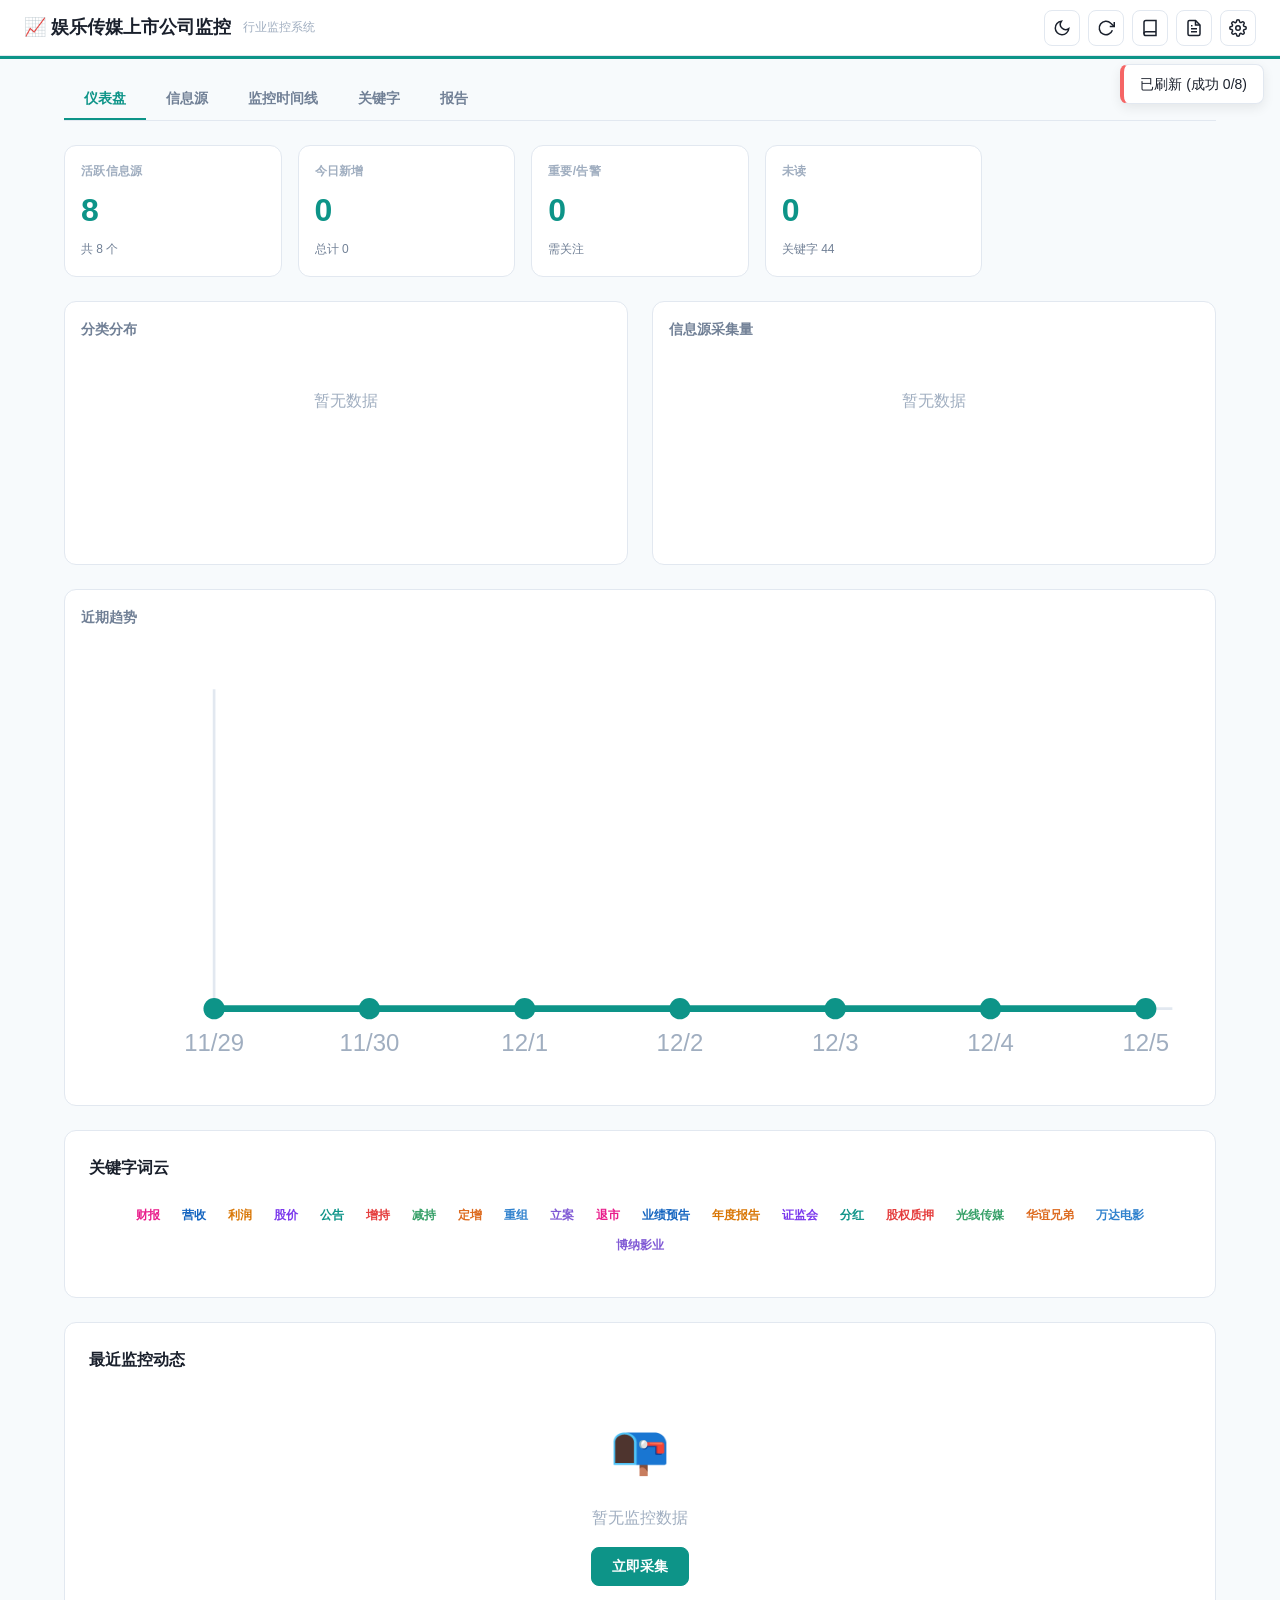
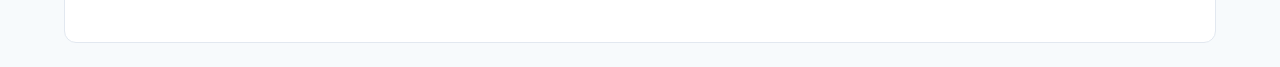
<file: shangshi.html>
<!DOCTYPE html>
<html lang="zh-CN" data-theme="light" data-sys="shangshi">
<head>
<meta charset="UTF-8">
<meta name="viewport" content="width=device-width,initial-scale=1.0">
<title>娱乐传媒上市公司监控 | 娱乐资本论</title>
<link rel="stylesheet" href="common.css">
</head>
<body>
<header class="hdr" id="hdr">
  <div class="hdr-left">
    <span class="hdr-brand" onclick="location.href='index.html'">📈 娱乐传媒上市公司监控</span>
    <span class="hdr-sub">行业监控系统</span>
  </div>
  <div class="hdr-right">
    <button class="ibtn" onclick="toggleTheme()" title="切换主题"><svg viewBox="0 0 24 24" fill="none" stroke="currentColor" stroke-width="2"><path d="M21 12.79A9 9 0 1 1 11.21 3a7 7 0 0 0 9.79 9.79z"/></svg></button>
    <button class="ibtn" onclick="refreshData()" title="刷新数据" id="rfBtn"><svg viewBox="0 0 24 24" fill="none" stroke="currentColor" stroke-width="2"><polyline points="23 4 23 10 17 10"/><path d="M20.49 15a9 9 0 1 1-2.12-9.36L23 10"/></svg></button>
    <button class="ibtn" onclick="openDocViewer('readme')" title="使用说明"><svg viewBox="0 0 24 24" fill="none" stroke="currentColor" stroke-width="2"><path d="M4 19.5A2.5 2.5 0 0 1 6.5 17H20"/><path d="M6.5 2H20v20H6.5A2.5 2.5 0 0 1 4 19.5v-15A2.5 2.5 0 0 1 6.5 2z"/></svg></button>
    <button class="ibtn" onclick="openDocViewer('changelog')" title="变更日志"><svg viewBox="0 0 24 24" fill="none" stroke="currentColor" stroke-width="2"><path d="M14 2H6a2 2 0 0 0-2 2v16a2 2 0 0 0 2 2h12a2 2 0 0 0 2-2V8z"/><polyline points="14 2 14 8 20 8"/><line x1="16" y1="13" x2="8" y2="13"/><line x1="16" y1="17" x2="8" y2="17"/><polyline points="10 9 9 9 8 9"/></svg></button>
    <button class="ibtn" onclick="openSettings()" title="设置"><svg viewBox="0 0 24 24" fill="none" stroke="currentColor" stroke-width="2"><circle cx="12" cy="12" r="3"/><path d="M19.4 15a1.65 1.65 0 0 0 .33 1.82l.06.06a2 2 0 1 1-2.83 2.83l-.06-.06a1.65 1.65 0 0 0-1.82-.33 1.65 1.65 0 0 0-1 1.51V21a2 2 0 0 1-4 0v-.09A1.65 1.65 0 0 0 9 19.4a1.65 1.65 0 0 0-1.82.33l-.06.06a2 2 0 1 1-2.83-2.83l.06-.06A1.65 1.65 0 0 0 4.68 15a1.65 1.65 0 0 0-1.51-1H3a2 2 0 0 1 0-4h.09A1.65 1.65 0 0 0 4.6 9a1.65 1.65 0 0 0-.33-1.82l-.06-.06a2 2 0 1 1 2.83-2.83l.06.06A1.65 1.65 0 0 0 9 4.68a1.65 1.65 0 0 0 1-1.51V3a2 2 0 0 1 4 0v.09a1.65 1.65 0 0 0 1 1.51 1.65 1.65 0 0 0 1.82-.33l.06-.06a2 2 0 1 1 2.83 2.83l-.06.06A1.65 1.65 0 0 0 19.4 9a1.65 1.65 0 0 0 1.51 1H21a2 2 0 0 1 0 4h-.09a1.65 1.65 0 0 0-1.51 1z"/></svg></button>
  </div>
</header>
<div class="ld-bar" id="ldBar"></div>
<div class="tc" id="tc"></div>

<div class="ctn">
  <div class="tabs" id="sysTabs" style="margin-bottom:var(--space-lg)">
    <button class="tab on" data-tab="dashboard" onclick="swTab(this)">仪表盘</button>
    <button class="tab" data-tab="sources" onclick="swTab(this)">信息源</button>
    <button class="tab" data-tab="timeline" onclick="swTab(this)">监控时间线</button>
    <button class="tab" data-tab="keywords" onclick="swTab(this)">关键字</button>
    <button class="tab" data-tab="reports" onclick="swTab(this)">报告</button>
  </div>
  <div class="tp on" id="pDash">
    <div class="ds-g" id="dsStats"></div>
    <div class="ds-charts" id="dsCharts">
      <div class="ds-chart-card"><div class="ds-chart-title">分类分布</div><div class="ds-chart-wrap" id="dsPie"></div></div>
      <div class="ds-chart-card"><div class="ds-chart-title">信息源采集量</div><div class="ds-chart-wrap" id="dsBar"></div></div>
      <div class="ds-chart-card" style="grid-column:1/-1"><div class="ds-chart-title">近期趋势</div><div class="ds-chart-wrap" id="dsLine"></div></div>
    </div>
    <div class="card" style="margin-bottom:var(--space-lg)"><div class="card-t">关键字词云</div><div class="wc-wrap" id="dsWordCloud"></div></div>
    <div class="card"><div class="card-t">最近监控动态</div><div id="dsRecent"></div></div>
  </div>
  <div class="tp" id="pSrc" style="display:none">
    <div class="card" style="margin-bottom:var(--space-lg)"><div class="card-t">添加信息源</div>
      <div class="fr">
        <div class="fg" style="flex:1"><label class="fl">名称</label><input class="inp" id="sN" placeholder="如：泡泡玛特官网"></div>
        <div class="fg" style="flex:2"><label class="fl">URL</label><input class="inp" id="sU" placeholder="RSS地址或网页URL"></div>
        <div class="fg" style="width:120px"><label class="fl">类型</label><select class="inp" id="sT"><option value="rss">RSS</option><option value="page">页面轮询</option></select></div>
        <div class="fg" style="width:120px"><label class="fl">分类</label><input class="inp" id="sC" placeholder="默认"></div>
        <button class="btn btn-p" onclick="addSrc()" style="margin-bottom:0;align-self:flex-end;height:38px">添加</button>
      </div>
    </div>
    <div class="card"><div style="display:flex;justify-content:space-between;align-items:center;margin-bottom:var(--space-sm)"><div class="card-t" style="margin:0">已配置信息源</div><div style="display:flex;gap:var(--space-sm)"><button class="btn btn-sm btn-o" onclick="impSrc()">导入</button><button class="btn btn-sm btn-o" onclick="expSrc()">导出</button></div></div><div id="srcList"></div></div>
  </div>
  <div class="tp" id="pTl" style="display:none">
    <div style="display:flex;justify-content:space-between;align-items:center;margin-bottom:var(--space-md)">
      <div style="display:flex;gap:var(--space-sm);align-items:center"><input class="inp" id="tlS" placeholder="搜索标题..." style="width:250px" oninput="rTl()"><select class="inp" id="tlF" style="width:120px" onchange="rTl()"><option value="">全部</option></select></div>
      <button class="btn btn-sm btn-p" onclick="refreshData()">立即刷新</button>
    </div>
    <div class="tl" id="tlList"></div>
  </div>
  <div class="tp" id="pKw" style="display:none">
    <div class="card" style="margin-bottom:var(--space-lg)"><div class="card-t">关键字管理</div><p class="fh" style="margin-bottom:var(--space-md)">关键字用于过滤、高亮和告警。</p><div class="fr"><input class="inp" id="kwI" placeholder="输入关键字后回车" style="flex:1" onkeydown="if(event.key==='Enter')addKw()"><button class="btn btn-p" onclick="addKw()">添加</button></div><div id="kwL" style="margin-top:var(--space-md);display:flex;flex-wrap:wrap;gap:var(--space-sm)"></div></div>
    <div class="card"><div class="card-t">告警关键字</div><div class="fr"><input class="inp" id="akI" placeholder="输入告警关键字" style="flex:1" onkeydown="if(event.key==='Enter')addAKw()"><button class="btn btn-d btn-sm" onclick="addAKw()">添加告警词</button></div><div id="akL" style="margin-top:var(--space-md);display:flex;flex-wrap:wrap;gap:var(--space-sm)"></div></div>
  </div>
  <div class="tp" id="pRp" style="display:none">
    <div class="card" style="margin-bottom:var(--space-lg)"><div style="display:flex;justify-content:space-between;align-items:center;margin-bottom:var(--space-md)"><div class="card-t" style="margin:0">生成报告</div><div style="display:flex;gap:var(--space-sm)"><button class="btn btn-p" onclick="genRpt('daily')">生成日报</button><button class="btn btn-o" onclick="genRpt('weekly')">生成周报</button></div></div>
      <div class="fr" style="margin-bottom:var(--space-md)"><div class="fg" style="flex:1"><label class="fl">报告日期</label><input class="inp" type="date" id="rpD"></div><div class="fg" style="flex:1"><label class="fl">使用AI总结</label><label class="tog"><input type="checkbox" id="rpAI" checked><span class="tog-t"><span class="tog-k"></span></span><span>AI摘要</span></label></div></div>
      <div class="fg"><label class="fl">AI摘要提示词（可自定义）</label><textarea class="inp" id="rpPrompt" rows="3" placeholder="留空使用默认"></textarea></div>
    </div>
    <div class="card"><div class="card-t">报告预览</div><div class="rp" id="rpV">尚未生成报告。</div>
      <div style="margin-top:var(--space-md);display:flex;gap:var(--space-sm)">
        <button class="btn btn-sm btn-o" onclick="cpRpt()">复制文本</button>
        <button class="btn btn-sm btn-o" onclick="dlRpt()">下载TXT</button>
        <button class="btn btn-sm btn-p" onclick="genPDF('daily')">生成PDF报告</button>
        <button class="btn btn-sm btn-o" onclick="exportCSV(sysData[currentSysId].items,'monitor_'+currentSysId+'_items.csv')">导出CSV</button>
      </div>
    </div>
  </div>
</div>

<div class="mdl-o" id="sModal">
  <div class="mdl"><div class="mdl-h"><span class="mdl-t">系统设置</span><button class="mdl-x" onclick="document.getElementById('sModal').classList.remove('on')">&times;</button></div><div class="mdl-b" id="sBody"></div></div>
</div>

<script src="common.js"></script>
<script>
const currentSysId = 'shangshi';
let sysData = {};
let rTimer = null;

function init() {
  initGlobalConfig();
  for (const id of Object.keys(SYS)) sysData[id] = initSysData(id);
  enterSys(currentSysId);
  if ('Notification' in window && Notification.permission === 'default') Notification.requestPermission();
}

function enterSys(id) {
  const d = sysData[id];
  d.items = lg(sk(id,'items'), d.items);
  d.sources = lg(sk(id,'src'), d.sources);
  d.keywords = lg(sk(id,'kw'), d.keywords);
  d.alertKw = lg(sk(id,'akw'), d.alertKw);
  d.aiPrompt = lg(sk(id,'aiprompt'), d.aiPrompt);
  d.cfg = Object.assign({interval:30,auto:true,notif:true,maxItems:500}, lg(sk(id,'cfg'), {}));
  rDash(); rSrc(); rTl(); rKw(); rRp(); rCharts();
  clearInterval(rTimer);
  if (d.cfg.auto) rTimer = setInterval(() => refreshData(), d.cfg.interval * 60000);
  setTimeout(() => refreshData(), 800);
}

function swTab(btn) {
  const t = btn.dataset.tab;
  document.querySelectorAll('#sysTabs .tab').forEach(x => x.classList.remove('on'));
  btn.classList.add('on');
  const map = {dashboard:'pDash',sources:'pSrc',timeline:'pTl',keywords:'pKw',reports:'pRp'};
  Object.values(map).forEach(id => document.getElementById(id).style.display = 'none');
  document.getElementById(map[t]).style.display = 'block';
  if (t === 'dashboard') rCharts();
}

async function refreshData() {
  if (!currentSysId) return;
  const d = sysData[currentSysId];
  if (d.loading) return;
  d.loading = true; ldBar(10);
  const btn = document.getElementById('rfBtn'); btn.style.opacity = '0.5';
  const enabled = d.sources.filter(s => s.enabled);
  let newItems = [], ok = 0, fail = 0;
  for (let i = 0; i < enabled.length; i++) {
    const src = enabled[i]; ldBar(10 + 80 * (i / enabled.length));
    try {
      let items = [];
      if (src.type === 'rss') {
        try { const ctrl = new AbortController(); const tid = setTimeout(() => ctrl.abort(), 12000); const resp = await fetch(RSS2JSON + encodeURIComponent(src.url), {signal:ctrl.signal}); clearTimeout(tid); if (resp.ok) { const data = await resp.json(); if (data.status === 'ok' && data.items?.length) items = parseRSS2JSON(data, src); } } catch(e) {}
        if (!items.length) { try { const xml = await fetchProxy(src.url); items = parseRSS(xml, src); } catch(e) {} }
        items.length ? ok++ : fail++;
      } else {
        try { const html = await fetchProxy(src.url); const oldSnap = d.snaps[src.id] || null; items = parsePage(html, src, oldSnap); d.snaps[src.id] = html; ls(sk(currentSysId,'snap'), d.snaps); ok++; } catch(e) { fail++; }
      }
      newItems.push(...items);
    } catch(e) { fail++; }
  }
  ldBar(95);
  const seen = new Set();
  const deduped = newItems.filter(i => { const key = i.url + '|' + i.title; if (seen.has(key)) return false; seen.add(key); return true; });
  const existIds = new Set(d.items.map(i => i.url + '|' + i.title));
  let unique = deduped.filter(i => !existIds.has(i.url + '|' + i.title));
  // Relevance filter with scoring
  const allKw = [...d.keywords, ...d.alertKw];
  const relevanceFiltered = unique.filter(item => {
    if (item.type === 'page') return true;
    return kwMatch(item.title || '', allKw);
  });
  unique = relevanceFiltered;
  unique.forEach(item => { if (kwMatch(item.title||'', allKw)) item.important = true; });
  d.items = [...unique, ...d.items].slice(0, d.cfg.maxItems);
  ls(sk(currentSysId,'items'), d.items);
  if (d.cfg.notif && unique.length > 0) {
    const alerts = unique.filter(i => { const txt = (i.title||'').toLowerCase(); return d.alertKw.some(k => txt.includes(k.toLowerCase())); });
    if (alerts.length > 0 && 'Notification' in window && Notification.permission === 'granted') {
      try { new Notification(SYS[currentSysId].name + ' - 告警', {body: `${alerts.length}条告警：${alerts[0].title.substring(0,50)}`}); } catch(e) {}
    }
  }
  d.loading = false; btn.style.opacity = '1'; ldBar(100);
  toast(unique.length > 0 ? `新增 ${unique.length} 条 (成功 ${ok}/${enabled.length})` : `已刷新 (成功 ${ok}/${enabled.length})`, ok > 0 ? 'ok' : 'err');
  rDash(); rTl(); rCharts();
}

function rDash() {
  const d = sysData[currentSysId];
  const en = d.sources.filter(s=>s.enabled).length;
  const total = d.items.length;
  const imp = d.items.filter(i=>i.important).length;
  const today = new Date(); today.setHours(0,0,0,0);
  const todayN = d.items.filter(i => i.ts >= today.getTime()).length;
  const unread = d.items.filter(i => !i.read).length;
  document.getElementById('dsStats').innerHTML = `
    <div class="ds-c"><div class="ds-l">活跃信息源</div><div class="ds-v">${en}</div><div class="ds-s">共 ${d.sources.length} 个</div></div>
    <div class="ds-c"><div class="ds-l">今日新增</div><div class="ds-v">${todayN}</div><div class="ds-s">总计 ${total}</div></div>
    <div class="ds-c"><div class="ds-l">重要/告警</div><div class="ds-v">${imp}</div><div class="ds-s">需关注</div></div>
    <div class="ds-c"><div class="ds-l">未读</div><div class="ds-v">${unread}</div><div class="ds-s">关键字 ${d.keywords.length}</div></div>`;
  const recent = d.items.slice(0, 10);
  if (!recent.length) {
    document.getElementById('dsRecent').innerHTML = '<div class="emp"><div class="emp-i">📭</div><div class="emp-t">暂无监控数据</div><button class="btn btn-p" onclick="refreshData()">立即采集</button></div>';
  } else {
    document.getElementById('dsRecent').innerHTML = recent.map(i => `
      <div style="padding:var(--space-sm) 0;border-bottom:1px solid var(--border);display:flex;gap:var(--space-sm);align-items:baseline;flex-wrap:wrap">
        <span style="font-family:var(--font-mono);font-size:var(--font-xs);color:var(--text-muted);flex-shrink:0">${fmtTime(i.ts)}</span>
        <span class="bdg ${i.important?'bdg-a':'bdg-m'}" style="flex-shrink:0">${esc(i.source)}</span>
        <a href="${esc(i.url)}" target="_blank" style="font-size:var(--font-sm);color:var(--text)">${hlKw(esc(i.title),[...d.keywords,...d.alertKw])}</a>
      </div>`).join('');
  }
  const kwCounts = {};
  d.keywords.forEach(kw => { kwCounts[kw] = d.items.filter(i => kwMatch(i.title||'',[kw])).length; });
  const sortedKw = Object.entries(kwCounts).sort((a,b) => b[1]-a[1]).slice(0,20);
  renderWordCloud(document.getElementById('dsWordCloud'), sortedKw.map(e=>e[0]), sortedKw.map(e=>e[1]));
}

function rCharts() {
  const d = sysData[currentSysId];
  const cats={};d.items.forEach(i=>{cats[i.cat||'默认']=(cats[i.cat||'默认']||0)+1});
  renderPieChart(document.getElementById('dsPie'),cats);
  const srcCount={};d.items.forEach(i=>{srcCount[i.source]=(srcCount[i.source]||0)+1});
  renderBarChart(document.getElementById('dsBar'),srcCount);
  renderLineChart(document.getElementById('dsLine'),get7DayData(d.items));
}

function rSrc() {
  const d=sysData[currentSysId];
  if (!d.sources.length){document.getElementById('srcList').innerHTML='<div class="emp"><div class="emp-i">📡</div><div class="emp-t">暂无信息源</div></div>';return}
  document.getElementById('srcList').innerHTML = d.sources.map(s=>`<div class="si">
    <label class="tog" style="flex-shrink:0"><input type="checkbox" ${s.enabled?'checked':''} onchange="togSrc('${s.id}',this.checked)"><span class="tog-t"><span class="tog-k"></span></span></label>
    <span class="si-n" title="${esc(s.name)}">${esc(s.name)}</span><span class="si-t">${s.type.toUpperCase()}</span>
    <span class="si-u" title="${esc(s.url)}">${esc(s.url)}</span><span class="bdg bdg-m">${esc(s.category||'默认')}</span>
    <button class="btn btn-sm btn-g" onclick="rmSrc('${s.id}')" style="color:var(--err)">删除</button></div>`).join('');
  const cats=[...new Set(d.sources.map(s=>s.category||'默认'))];const sel=document.getElementById('tlF');const cv=sel.value;
  sel.innerHTML='<option value="">全部</option>'+cats.map(c=>`<option value="${esc(c)}">${esc(c)}</option>`).join('');sel.value=cv;
}

function addSrc(){const n=document.getElementById('sN').value.trim(),u=document.getElementById('sU').value.trim(),t=document.getElementById('sT').value,c=document.getElementById('sC').value.trim()||'默认';if(!n||!u){toast('请填写名称和URL','err');return}if(isBlocked(u)){toast('该源被合规过滤屏蔽','err');return}const d=sysData[currentSysId];d.sources.push({id:currentSysId+'_s_'+Date.now(),name:n,url:u,type:t,category:c,enabled:true});ls(sk(currentSysId,'src'),d.sources);document.getElementById('sN').value='';document.getElementById('sU').value='';document.getElementById('sC').value='';rSrc();toast('信息源已添加','ok')}
function rmSrc(id){const d=sysData[currentSysId];d.sources=d.sources.filter(s=>s.id!==id);ls(sk(currentSysId,'src'),d.sources);rSrc();toast('信息源已删除')}
function togSrc(id,en){const d=sysData[currentSysId];const s=d.sources.find(s=>s.id===id);if(s)s.enabled=en;ls(sk(currentSysId,'src'),d.sources);rDash()}
function impSrc(){importJSON(data=>{const arr=Array.isArray(data)?data:(data.sources||[]);const d=sysData[currentSysId];arr.forEach(s=>{if(s.url&&s.name&&!isBlocked(s.url))d.sources.push({...s,id:s.id||currentSysId+'_s_'+Date.now()+'_'+Math.random().toString(36).slice(2,6),enabled:s.enabled!==false,type:s.type||'rss',category:s.category||'导入'})});ls(sk(currentSysId,'src'),d.sources);rSrc();toast('导入成功','ok')})}
function expSrc(){exportSettingsJSON(sysData[currentSysId].sources,`monitor_${currentSysId}_sources.json`)}

function rTl(){const d=sysData[currentSysId];const search=(document.getElementById('tlS')?.value||'').toLowerCase();const filter=document.getElementById('tlF')?.value||'';let items=d.items;if(search)items=items.filter(i=>(i.title||'').toLowerCase().includes(search)||(i.source||'').toLowerCase().includes(search));if(filter)items=items.filter(i=>(i.cat||'')===filter);if(!items.length){document.getElementById('tlList').innerHTML='<div class="emp"><div class="emp-i">📭</div><div class="emp-t">暂无监控数据</div><button class="btn btn-p" onclick="refreshData()">立即采集</button></div>';return}document.getElementById('tlList').innerHTML=items.slice(0,100).map(i=>`<div class="tl-i ${i.important?'imp':''}"><div><span class="tl-tm">${fmtTime(i.ts)}</span><span class="tl-src">${esc(i.source)}</span><span class="tl-tag">${esc(i.cat||'默认')}</span></div><div class="tl-tt"><a href="${esc(i.url)}" target="_blank">${hlKw(esc(i.title),[...d.keywords,...d.alertKw])}</a></div><div class="tl-url">${esc(i.url)}</div><div class="tl-act"><button class="btn btn-sm btn-g" onclick="mkRead('${esc(i.id)}')">${i.read?'已读':'标为已读'}</button><button class="btn btn-sm btn-g" onclick="aiSumItem('${esc(i.id)}')">AI摘要</button><button class="btn btn-sm btn-g" onclick="rmItem('${esc(i.id)}')">删除</button></div></div>`).join('')}
function mkRead(id){const d=sysData[currentSysId];const i=d.items.find(x=>x.id===id);if(i){i.read=true;ls(sk(currentSysId,'items'),d.items);rTl()}}
function rmItem(id){const d=sysData[currentSysId];d.items=d.items.filter(x=>x.id!==id);ls(sk(currentSysId,'items'),d.items);rTl();rDash()}
async function aiSumItem(id){const d=sysData[currentSysId];const item=d.items.find(x=>x.id===id);if(!item)return;const aiCfg=lg('mon_ai',{});if(!aiCfg.key){toast('请先在设置中配置AI API Key','err');return}toast('正在生成AI摘要...','');try{const prompt=(aiCfg.summarizePrompt||'请用中文简要概括以下新闻的核心内容，不超过100字：\n')+item.title+'\n'+item.url;const result=await callAI(prompt);const el=document.createElement('div');el.className='mdl-o on';el.innerHTML=`<div class="mdl"><div class="mdl-h"><span class="mdl-t">AI摘要</span><button class="mdl-x" onclick="this.closest('.mdl-o').remove()">&times;</button></div><div class="mdl-b"><p style="font-size:var(--font-sm);line-height:1.8">${esc(result)}</p></div></div>`;document.body.appendChild(el);el.addEventListener('click',e=>{if(e.target===el)el.remove()})}catch(e){toast('AI摘要失败: '+e.message,'err')}}

function rKw(){const d=sysData[currentSysId];document.getElementById('kwL').innerHTML=d.keywords.map((kw,i)=>`<span class="bdg bdg-l" style="cursor:pointer" onclick="rmKw(${i})">${esc(kw)} &times;</span>`).join('');document.getElementById('akL').innerHTML=d.alertKw.map((kw,i)=>`<span class="bdg bdg-a" style="cursor:pointer" onclick="rmAKw(${i})">${esc(kw)} &times;</span>`).join('');document.getElementById('rpPrompt').value=d.aiPrompt||''}
function addKw(){const inp=document.getElementById('kwI');const kw=inp.value.trim();if(!kw)return;const d=sysData[currentSysId];if(!d.keywords.includes(kw)){d.keywords.push(kw);ls(sk(currentSysId,'kw'),d.keywords)}inp.value='';rKw()}
function rmKw(i){const d=sysData[currentSysId];d.keywords.splice(i,1);ls(sk(currentSysId,'kw'),d.keywords);rKw()}
function addAKw(){const inp=document.getElementById('akI');const kw=inp.value.trim();if(!kw)return;const d=sysData[currentSysId];if(!d.alertKw.includes(kw)){d.alertKw.push(kw);ls(sk(currentSysId,'akw'),d.alertKw)}inp.value='';rKw()}
function rmAKw(i){const d=sysData[currentSysId];d.alertKw.splice(i,1);ls(sk(currentSysId,'akw'),d.alertKw);rKw()}

function rRp(){document.getElementById('rpD').value=new Date().toISOString().split('T')[0]}
async function genRpt(type){const d=sysData[currentSysId],sys=SYS[currentSysId];const date=document.getElementById('rpD').value;const useAI=document.getElementById('rpAI').checked;const customPrompt=document.getElementById('rpPrompt').value.trim();d.aiPrompt=customPrompt;ls(sk(currentSysId,'aiprompt'),d.aiPrompt);const start=new Date(date);const end=new Date(date);if(type==='weekly')start.setDate(start.getDate()-7);const items=d.items.filter(i=>i.ts>=start.getTime()&&i.ts<=end.getTime()+86400000);let rpt='';const label=type==='daily'?date:`${start.toISOString().split('T')[0]} ~ ${date}`;rpt+=`${sys.name} - ${type==='daily'?'日报':'周报'}\n报告日期：${label}\n生成时间：${new Date().toLocaleString('zh-CN')}\n${'='.repeat(40)}\n\n`;if(!items.length){rpt+='本期无监控数据。\n'}else{rpt+=`本期共采集 ${items.length} 条，其中重要/告警 ${items.filter(i=>i.important).length} 条。\n\n`;const groups={};items.forEach(i=>{const c=i.cat||'默认';if(!groups[c])groups[c]=[];groups[c].push(i)});for(const[cat,ci]of Object.entries(groups)){rpt+=`【${cat}】(${ci.length}条)\n`;ci.slice(0,30).forEach(i=>{rpt+=`  ${i.important?'[!]':' · '} [${new Date(i.ts).toLocaleString('zh-CN')}] ${i.source}: ${i.title}\n    ${i.url}\n`});if(ci.length>30)rpt+=`  ...及其他 ${ci.length-30} 条\n`;rpt+='\n'}if(useAI&&items.length>0){rpt+=`${'='.repeat(40)}\nAI 摘要\n${'─'.repeat(30)}\n`;try{const txt=items.slice(0,30).map(i=>`[${i.source}] ${i.title}`).join('\n');let prompt=customPrompt||sys.defaultAIPrompt||'你是{sys}的数据分析师。请根据监控数据生成{type}摘要。简明扼要，中文。\n';prompt=prompt.replace(/\{sys\}/g,sys.name).replace(/\{type\}/g,type==='daily'?'日报':'周报');prompt+='\n\n'+txt;rpt+=await callAI(prompt)+'\n'}catch(e){rpt+=`AI摘要失败：${e.message}\n`}}}document.getElementById('rpV').textContent=rpt;toast('报告已生成','ok')}
function cpRpt(){navigator.clipboard.writeText(document.getElementById('rpV').textContent).then(()=>toast('已复制','ok')).catch(()=>toast('复制失败','err'))}
function dlRpt(){const a=document.createElement('a');a.href=URL.createObjectURL(new Blob([document.getElementById('rpV').textContent],{type:'text/plain;charset=utf-8'}));a.download=`monitor_${currentSysId}_${document.getElementById('rpD').value||'report'}.txt`;a.click();toast('已下载','ok')}
function genPDF(type){generatePDFReport(currentSysId, sysData[currentSysId], type)}

function openSettings(){document.getElementById('sModal').classList.add('on');document.getElementById('sBody').innerHTML=renderSettingsBody(currentSysId,sysData)}
function updCfg(k,v){const d=sysData[currentSysId];d.cfg[k]=v;ls(sk(currentSysId,'cfg'),d.cfg);if(k==='auto'||k==='interval'){clearInterval(rTimer);if(d.cfg.auto)rTimer=setInterval(()=>refreshData(),d.cfg.interval*60000)}}
function expAllSettings(){exportSettingsJSON({version:V,system:currentSysId,sources:sysData[currentSysId].sources,keywords:sysData[currentSysId].keywords,alertKw:sysData[currentSysId].alertKw,aiPrompt:sysData[currentSysId].aiPrompt,settings:sysData[currentSysId].cfg},`monitor_${currentSysId}_config.json`)}
function impAllSettings(){importJSON(data=>{const d=sysData[currentSysId];if(data.sources){d.sources=data.sources;ls(sk(currentSysId,'src'),d.sources)}if(data.keywords){d.keywords=data.keywords;ls(sk(currentSysId,'kw'),d.keywords)}if(data.alertKw){d.alertKw=data.alertKw;ls(sk(currentSysId,'akw'),d.alertKw)}if(data.aiPrompt){d.aiPrompt=data.aiPrompt;ls(sk(currentSysId,'aiprompt'),d.aiPrompt)}if(data.settings){d.cfg=Object.assign(d.cfg,data.settings);ls(sk(currentSysId,'cfg'),d.cfg)}toast('设置已导入','ok');rSrc();rKw();rDash()})}
function clrData(){const d=sysData[currentSysId];d.items=[];d.snaps={};ls(sk(currentSysId,'items'),[]);ls(sk(currentSysId,'snap'),{});rDash();rTl();toast('数据已清空')}

init();
</script>
</body>
</html>
</file>
<file: common.css>
/* ============================================================
   行业监控系统 v0.9 — 共享样式
   娱乐资本论
   ============================================================ */
*,*::before,*::after{box-sizing:border-box;margin:0;padding:0}
html{scroll-behavior:smooth;-webkit-text-size-adjust:100%}
img,svg{max-width:100%;height:auto;display:block}
ul,ol{list-style:none}
button,input,select,textarea{font-family:inherit}
:root{
  --accent:#347df8;--accent-hover:#2768d9;--accent-light:rgba(52,125,248,.10);
  --bg:#F7FAFC;--bg-card:#FFF;--bg-secondary:#EDF2F7;--bg-hover:#E2E8F0;
  --text:#1A202C;--text-secondary:#718096;--text-muted:#A0AEC0;
  --border:#E2E8F0;--border-medium:#CBD5E0;
  --shadow-sm:0 1px 2px rgba(0,0,0,.05);--shadow-md:0 4px 12px rgba(0,0,0,.08);--shadow-lg:0 8px 24px rgba(0,0,0,.12);
  --radius:12px;--radius-sm:8px;--radius-xs:4px;
  --space-xs:4px;--space-sm:8px;--space-md:16px;--space-lg:24px;--space-xl:32px;
  --font:-apple-system,BlinkMacSystemFont,"Segoe UI",Roboto,"Noto Sans SC","Source Han Sans",sans-serif;
  --font-mono:SFMono-Regular,Consolas,Menlo,monospace;
  --font-xs:12px;--font-sm:14px;--font-base:16px;--font-lg:20px;--font-xl:24px;--font-2xl:32px;
  --fast:.15s ease;--normal:.25s ease;
  --max-w:1200px;--hdr-h:56px;
  --ok:#48BB78;--warn:#ECC94B;--err:#F56565;--info:#4299E1;
}
[data-theme="dark"]{
  --bg:#0D1117;--bg-card:#161b22;--bg-secondary:#21262d;--bg-hover:#30363d;
  --text:#e6edf3;--text-secondary:#8b949e;--text-muted:#6e7681;
  --border:#30363d;--border-medium:#444c56;
  --accent-light:rgba(52,125,248,.15);
  --shadow-sm:0 1px 2px rgba(0,0,0,.3);--shadow-md:0 4px 12px rgba(0,0,0,.4);--shadow-lg:0 8px 24px rgba(0,0,0,.5);
}
[data-sys="chaowan"]{--accent:#E91E8C;--accent-hover:#C41878;--accent-light:rgba(233,30,140,.10)}
[data-theme="dark"][data-sys="chaowan"]{--accent-light:rgba(233,30,140,.15)}
[data-sys="guangdian"]{--accent:#1565C0;--accent-hover:#0D47A1;--accent-light:rgba(21,101,192,.10)}
[data-theme="dark"][data-sys="guangdian"]{--accent-light:rgba(21,101,192,.15)}
[data-sys="piaofang"]{--accent:#D97706;--accent-hover:#B45309;--accent-light:rgba(217,119,6,.10)}
[data-theme="dark"][data-sys="piaofang"]{--accent-light:rgba(217,119,6,.15)}
[data-sys="duanju"]{--accent:#7C3AED;--accent-hover:#6D28D9;--accent-light:rgba(124,58,237,.10)}
[data-theme="dark"][data-sys="duanju"]{--accent-light:rgba(124,58,237,.15)}
[data-sys="shangshi"]{--accent:#0D9488;--accent-hover:#0F766E;--accent-light:rgba(13,148,136,.10)}
[data-theme="dark"][data-sys="shangshi"]{--accent-light:rgba(13,148,136,.15)}
/* Portal card has-update animation */
.ptl-c.has-update{animation:pulse-border 2s ease 3}
@keyframes pulse-border{0%,100%{border-color:var(--border)}50%{border-color:var(--accent);box-shadow:0 0 16px var(--accent-light)}}
.ptl-c.has-update .ptl-badge{background:var(--accent);color:#fff;animation:pulse-badge 1.5s ease infinite}
@keyframes pulse-badge{0%,100%{opacity:1}50%{opacity:.6}}
body{font-family:var(--font);background:var(--bg);color:var(--text);line-height:1.6;font-size:var(--font-base);min-height:100vh}
a{color:var(--accent);text-decoration:none;transition:color var(--fast)}
a:hover{color:var(--accent-hover)}
button{cursor:pointer}
.hdr{position:sticky;top:0;z-index:100;background:var(--bg-card);border-bottom:1px solid var(--border);height:var(--hdr-h);display:flex;align-items:center;justify-content:space-between;padding:0 var(--space-lg);backdrop-filter:blur(12px)}
.hdr-left{display:flex;align-items:center;gap:12px}
.hdr-brand{font-size:18px;font-weight:900;cursor:pointer}
.hdr-sub{font-size:var(--font-xs);color:var(--text-muted)}
.hdr-right{display:flex;align-items:center;gap:8px}
.btn{display:inline-flex;align-items:center;justify-content:center;gap:6px;padding:8px 20px;font-size:var(--font-sm);font-weight:600;border-radius:var(--radius-sm);border:1px solid transparent;transition:all var(--fast);line-height:1.5;white-space:nowrap;user-select:none}
.btn:active{transform:scale(.97)}.btn:disabled{opacity:.45;cursor:not-allowed;transform:none}
.btn-p{background:var(--accent);color:#fff;border-color:var(--accent)}.btn-p:hover:not(:disabled){background:var(--accent-hover)}
.btn-s{background:var(--bg-secondary);color:var(--text);border-color:var(--border)}.btn-s:hover:not(:disabled){background:var(--bg-hover)}
.btn-o{background:transparent;color:var(--accent);border-color:var(--accent)}.btn-o:hover:not(:disabled){background:var(--accent-light)}
.btn-g{background:transparent;color:var(--text-secondary);border:none}.btn-g:hover:not(:disabled){background:var(--bg-secondary);color:var(--text)}
.btn-d{background:var(--err);color:#fff;border-color:var(--err)}
.btn-sm{padding:4px 12px;font-size:var(--font-xs);border-radius:var(--radius-xs)}
.ibtn{width:36px;height:36px;border:1px solid var(--border);border-radius:var(--radius-sm);background:transparent;color:var(--text);display:flex;align-items:center;justify-content:center;transition:all var(--fast)}
.ibtn:hover{border-color:var(--accent);color:var(--accent)}
.ibtn svg{width:18px;height:18px}
.inp{padding:8px 12px;font-size:var(--font-sm);border:1px solid var(--border);border-radius:var(--radius-sm);background:var(--bg-card);color:var(--text);outline:none;transition:border-color var(--fast);line-height:1.5;width:100%}
.inp::placeholder{color:var(--text-muted)}.inp:focus{border-color:var(--accent);box-shadow:0 0 0 3px var(--accent-light)}
textarea.inp{resize:vertical}
.tog{display:inline-flex;align-items:center;gap:10px;cursor:pointer;font-size:var(--font-sm);user-select:none}
.tog-t{position:relative;width:44px;height:24px;flex-shrink:0;background:var(--border-medium);border-radius:12px;transition:background var(--fast)}
.tog input{position:absolute;opacity:0;width:0;height:0}
.tog-k{position:absolute;top:2px;left:2px;width:20px;height:20px;border-radius:50%;background:#fff;box-shadow:var(--shadow-sm);transition:transform var(--fast)}
.tog input:checked+.tog-t{background:var(--accent)}.tog input:checked+.tog-t .tog-k{transform:translateX(20px)}
.tabs{display:flex;gap:0;border-bottom:1px solid var(--border);overflow-x:auto}
.tab{padding:10px 20px;font-size:var(--font-sm);font-weight:600;color:var(--text-secondary);cursor:pointer;border:none;border-bottom:2px solid transparent;background:none;transition:all var(--fast);white-space:nowrap}
.tab:hover{color:var(--accent)}.tab.on{color:var(--accent);border-bottom-color:var(--accent)}
.card{background:var(--bg-card);border:1px solid var(--border);border-radius:var(--radius);padding:var(--space-lg);transition:border-color var(--fast)}
.card:hover{border-color:var(--accent)}
.card-t{font-size:var(--font-base);font-weight:900;margin-bottom:var(--space-sm)}
.tbl-w{overflow-x:auto}table{width:100%;border-collapse:collapse;font-size:var(--font-sm)}
th,td{padding:10px 14px;text-align:left}
th{background:var(--bg-secondary);font-weight:700;color:var(--text-secondary);font-size:var(--font-xs);border-bottom:2px solid var(--border)}
td{border-bottom:1px solid var(--border)}tr:hover td{background:var(--accent-light)}
.bdg{display:inline-flex;align-items:center;padding:2px 8px;font-size:var(--font-xs);font-weight:700;border-radius:var(--radius-xs);line-height:1.5}
.bdg-a{background:var(--accent);color:#fff}
.bdg-l{background:var(--accent-light);color:var(--accent)}
.bdg-m{background:var(--bg-secondary);color:var(--text-muted)}
.spin{display:inline-block;width:24px;height:24px;border:2.5px solid var(--border);border-top-color:var(--accent);border-radius:50%;animation:sp .75s linear infinite}
@keyframes sp{to{transform:rotate(360deg)}}
.ctn{max-width:var(--max-w);margin:0 auto;padding:var(--space-lg)}
.pg{display:none}.pg.on{display:block}
/* Portal */
.ptl-g{display:grid;grid-template-columns:repeat(auto-fill,minmax(320px,1fr));gap:var(--space-lg)}
.ptl-c{background:var(--bg-card);border:1px solid var(--border);border-radius:var(--radius);padding:var(--space-xl);cursor:pointer;transition:all var(--normal);position:relative;overflow:hidden}
.ptl-c:hover{border-color:var(--accent);transform:translateY(-2px);box-shadow:var(--shadow-md)}
.ptl-c::before{content:'';position:absolute;top:0;left:0;right:0;height:4px;background:var(--accent);opacity:0;transition:opacity var(--fast)}
.ptl-c:hover::before{opacity:1}
.ptl-i{width:48px;height:48px;border-radius:var(--radius-sm);background:var(--accent-light);color:var(--accent);display:flex;align-items:center;justify-content:center;margin-bottom:var(--space-md);font-size:24px}
.ptl-t{font-size:var(--font-lg);font-weight:900;margin-bottom:var(--space-xs)}
.ptl-d{font-size:var(--font-sm);color:var(--text-secondary);line-height:1.7}
.ptl-badge{display:inline-flex;align-items:center;padding:2px 8px;font-size:var(--font-xs);font-weight:700;border-radius:var(--radius-xs);background:var(--bg-secondary);color:var(--text-muted)}
/* Dashboard */
.ds-g{display:grid;grid-template-columns:repeat(auto-fill,minmax(200px,1fr));gap:var(--space-md);margin-bottom:var(--space-lg)}
.ds-c{background:var(--bg-card);border:1px solid var(--border);border-radius:var(--radius);padding:var(--space-md)}
.ds-l{font-size:var(--font-xs);color:var(--text-muted);font-weight:600;text-transform:uppercase;letter-spacing:.3px}
.ds-v{font-size:var(--font-2xl);font-weight:900;color:var(--accent);margin:4px 0}
.ds-s{font-size:var(--font-xs);color:var(--text-secondary)}
.ds-charts{display:grid;grid-template-columns:1fr 1fr;gap:var(--space-lg);margin-bottom:var(--space-lg)}
.ds-chart-card{background:var(--bg-card);border:1px solid var(--border);border-radius:var(--radius);padding:var(--space-md)}
.ds-chart-title{font-size:var(--font-sm);font-weight:700;color:var(--text-secondary);margin-bottom:var(--space-sm)}
.ds-chart-wrap{position:relative;width:100%;min-height:200px}
.ds-chart-wrap svg{width:100%;height:100%}
.ds-map{grid-column:1/-1}
.ds-map svg{max-height:260px;margin:0 auto}
/* Word Cloud */
.wc-wrap{display:flex;flex-wrap:wrap;align-items:center;justify-content:center;gap:6px;padding:var(--space-md)}
.wc-w{display:inline-block;padding:2px 8px;border-radius:var(--radius-xs);cursor:default;transition:all var(--fast)}
.wc-w:hover{transform:scale(1.1);opacity:.8}
/* Timeline */
.tl{position:relative;padding-left:24px}
.tl::before{content:'';position:absolute;left:7px;top:0;bottom:0;width:2px;background:var(--border)}
.tl-i{position:relative;padding-bottom:var(--space-lg);animation:fi .3s ease}
.tl-i::before{content:'';position:absolute;left:-20px;top:6px;width:10px;height:10px;border-radius:50%;background:var(--accent);border:2px solid var(--bg);z-index:1}
.tl-i.imp::before{background:var(--err);box-shadow:0 0 6px rgba(245,101,101,.6)}
.tl-tm{font-family:var(--font-mono);font-size:var(--font-xs);color:var(--text-muted)}
.tl-src{display:inline-block;font-size:var(--font-xs);font-weight:700;color:var(--accent);background:var(--accent-light);padding:1px 6px;border-radius:var(--radius-xs);margin:0 6px}
.tl-tt{font-size:var(--font-base);font-weight:500;margin:4px 0}.tl-tt a{color:inherit}.tl-tt a:hover{color:var(--accent)}
.tl-url{font-size:var(--font-xs);color:var(--text-muted);font-family:var(--font-mono);word-break:break-all;margin-top:2px}
.tl-act{display:flex;gap:var(--space-sm);margin-top:var(--space-xs)}
.tl-tag{font-size:var(--font-xs);color:var(--text-muted);background:var(--bg-secondary);padding:2px 6px;border-radius:var(--radius-xs)}
@keyframes fi{from{opacity:0;transform:translateY(-8px)}to{opacity:1;transform:translateY(0)}}
/* Modal */
.mdl-o{display:none;position:fixed;inset:0;background:rgba(0,0,0,.5);z-index:200;align-items:center;justify-content:center}
.mdl-o.on{display:flex}
.mdl{background:var(--bg-card);border:1px solid var(--border);border-radius:var(--radius);width:100%;max-width:700px;max-height:85vh;overflow:hidden;display:flex;flex-direction:column;box-shadow:var(--shadow-lg)}
.mdl-h{padding:var(--space-md) var(--space-lg);border-bottom:1px solid var(--border);display:flex;align-items:center;justify-content:space-between}
.mdl-t{font-size:var(--font-lg);font-weight:900}
.mdl-x{width:32px;height:32px;border:none;border-radius:var(--radius-xs);background:transparent;color:var(--text-secondary);display:flex;align-items:center;justify-content:center;font-size:18px}
.mdl-x:hover{background:var(--bg-secondary);color:var(--text)}
.mdl-b{padding:var(--space-lg);overflow-y:auto;flex:1}
/* Form */
.fg{margin-bottom:var(--space-md)}
.fl{display:block;font-size:var(--font-sm);font-weight:600;margin-bottom:var(--space-xs)}
.fh{font-size:var(--font-xs);color:var(--text-muted);margin-top:2px}
.fr{display:flex;gap:var(--space-sm);align-items:flex-end}
/* Source Item */
.si{display:flex;align-items:center;gap:var(--space-sm);padding:var(--space-sm) var(--space-md);border-bottom:1px solid var(--border);transition:background var(--fast)}
.si:hover{background:var(--accent-light)}.si:last-child{border-bottom:none}
.si-n{flex:1;font-size:var(--font-sm);font-weight:500;min-width:0;overflow:hidden;text-overflow:ellipsis;white-space:nowrap}
.si-u{font-size:var(--font-xs);color:var(--text-muted);font-family:var(--font-mono);overflow:hidden;text-overflow:ellipsis;white-space:nowrap;max-width:200px}
.si-t{font-size:var(--font-xs);font-weight:700;color:var(--accent);background:var(--accent-light);padding:1px 6px;border-radius:var(--radius-xs);flex-shrink:0}
/* Report */
.rp{background:var(--bg-secondary);border:1px solid var(--border);border-radius:var(--radius-sm);padding:var(--space-lg);font-size:var(--font-sm);line-height:1.8;white-space:pre-wrap;max-height:500px;overflow-y:auto}
/* About */
.abt{margin-bottom:var(--space-lg)}.abt h3{font-size:var(--font-base);font-weight:900;color:var(--accent);margin-bottom:var(--space-sm)}
.abt p,.abt li{font-size:var(--font-sm);color:var(--text-secondary);line-height:1.7}.abt ul{padding-left:20px;list-style:disc}
/* Empty */
.emp{text-align:center;padding:var(--space-xl);color:var(--text-muted)}
.emp-i{font-size:48px;margin-bottom:var(--space-md)}.emp-t{font-size:var(--font-base);margin-bottom:var(--space-md)}
/* Toast */
.tc{position:fixed;top:calc(var(--hdr-h) + 8px);right:16px;z-index:300;display:flex;flex-direction:column;gap:8px;pointer-events:none}
.tst{background:var(--bg-card);border:1px solid var(--border);border-left:4px solid var(--accent);border-radius:var(--radius-sm);padding:var(--space-sm) var(--space-md);box-shadow:var(--shadow-md);animation:si2 .3s ease;font-size:var(--font-sm);max-width:360px;pointer-events:auto}
.tst.err{border-left-color:var(--err)}.tst.ok{border-left-color:var(--ok)}
@keyframes si2{from{opacity:0;transform:translateX(20px)}to{opacity:1;transform:translateX(0)}}
.kw-h{background:var(--accent-light);color:var(--accent);padding:0 2px;border-radius:2px;font-weight:600}
::-webkit-scrollbar{width:6px}::-webkit-scrollbar-track{background:transparent}::-webkit-scrollbar-thumb{background:var(--border);border-radius:3px}::-webkit-scrollbar-thumb:hover{background:var(--text-muted)}
.ld-bar{position:fixed;top:var(--hdr-h);left:0;height:3px;background:var(--accent);z-index:150;transition:width .3s ease;opacity:0}
.ld-bar.on{opacity:1}
/* Update notification banner */
.update-banner{position:fixed;top:var(--hdr-h);left:50%;transform:translateX(-50%);background:var(--accent);color:#fff;padding:8px 24px;border-radius:0 0 var(--radius-sm) var(--radius-sm);font-size:var(--font-sm);font-weight:600;z-index:160;animation:slideDown .3s ease;box-shadow:var(--shadow-md)}
@keyframes slideDown{from{opacity:0;transform:translateX(-50%) translateY(-100%)}to{opacity:1;transform:translateX(-50%) translateY(0)}}
@media(max-width:768px){
  .ctn{padding:var(--space-sm)}
  .ptl-g{grid-template-columns:1fr}
  .ds-g{grid-template-columns:repeat(2,1fr)}
  .ds-charts{grid-template-columns:1fr}
  .fr{flex-direction:column}
  .si-u{max-width:120px}
  .hdr{padding:0 var(--space-sm)}
  .tab{padding:8px 12px;font-size:var(--font-xs)}
}
@media print{
  .hdr,.ld-bar,.tc,.tabs,.tl-act,.btn,button,.mdl-o,.no-print{display:none!important}
  body{background:#fff!important;color:#000!important;font-size:11px!important}
  .ctn{max-width:100%;padding:10px}
  .card{border:1px solid #ccc!important;break-inside:avoid;page-break-inside:avoid}
  a{color:#000!important;text-decoration:underline!important}
  .tl-url{display:block!important}
}
</file>
